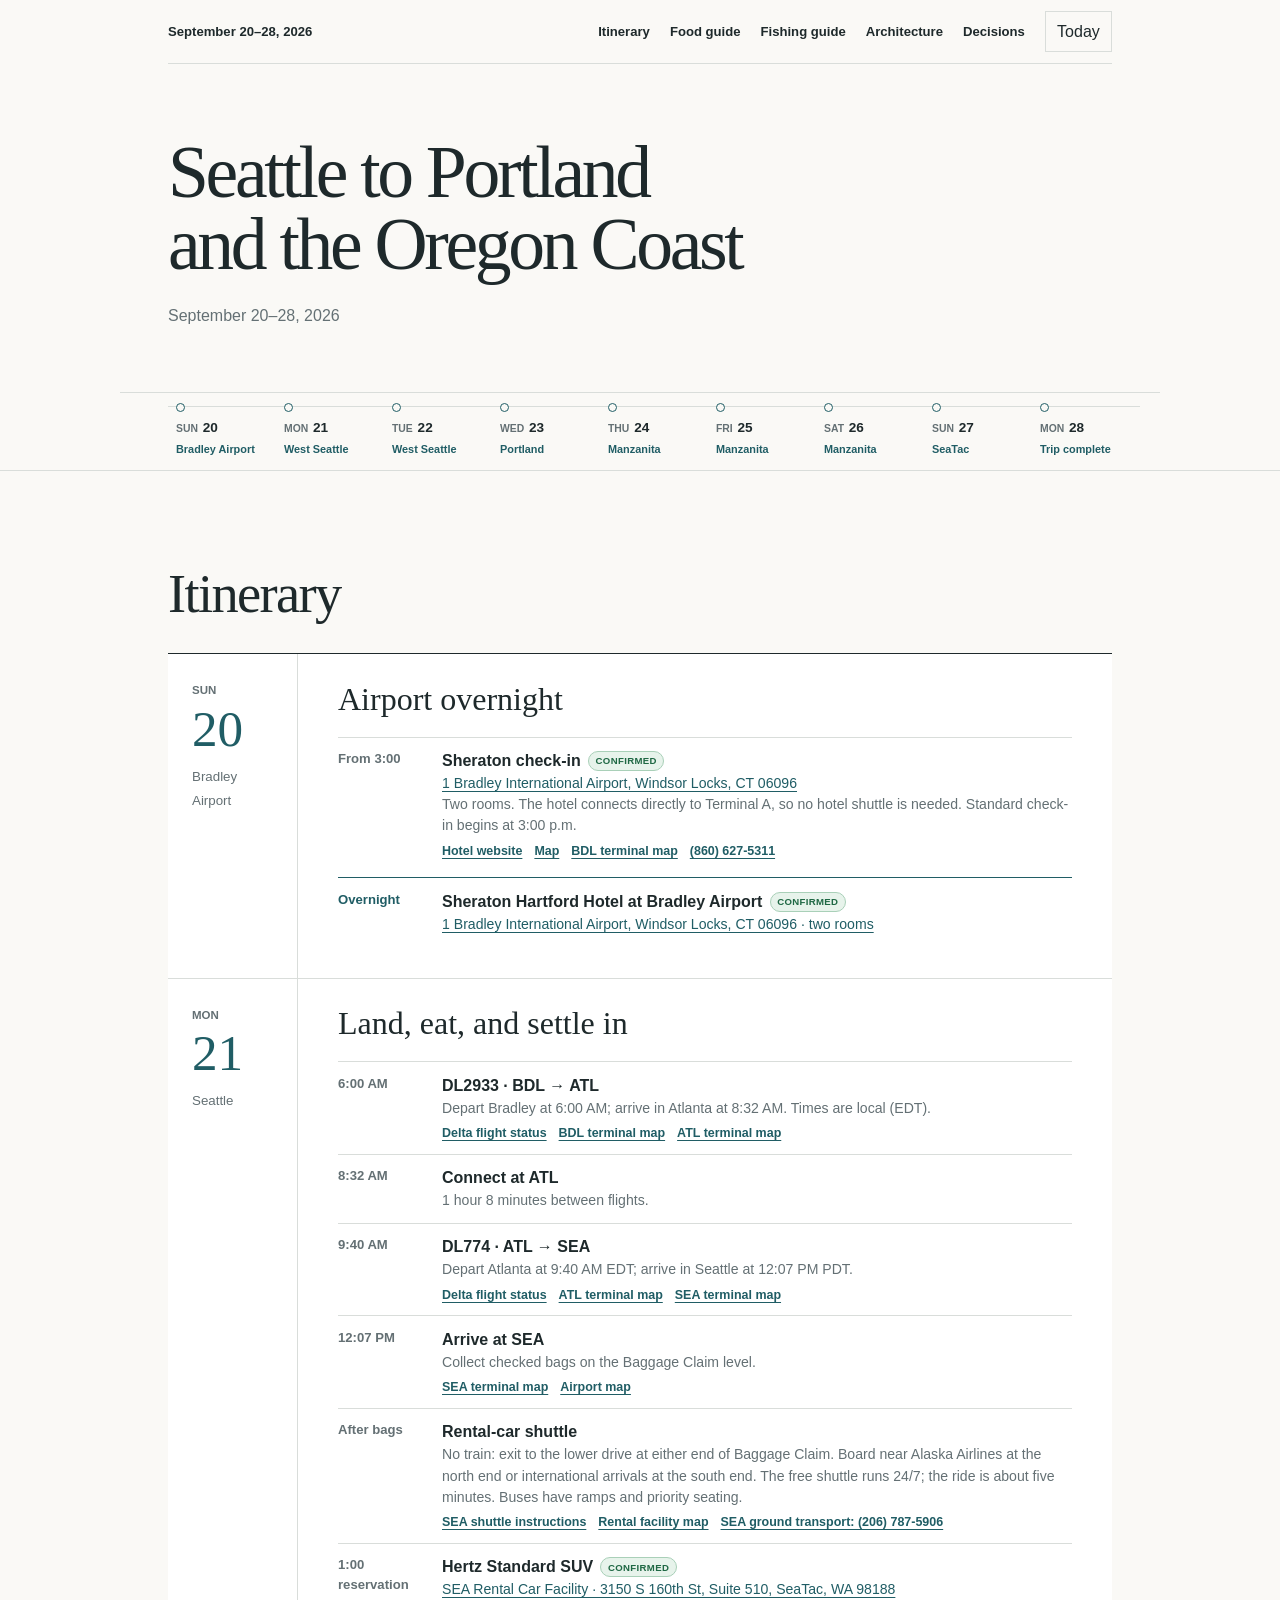
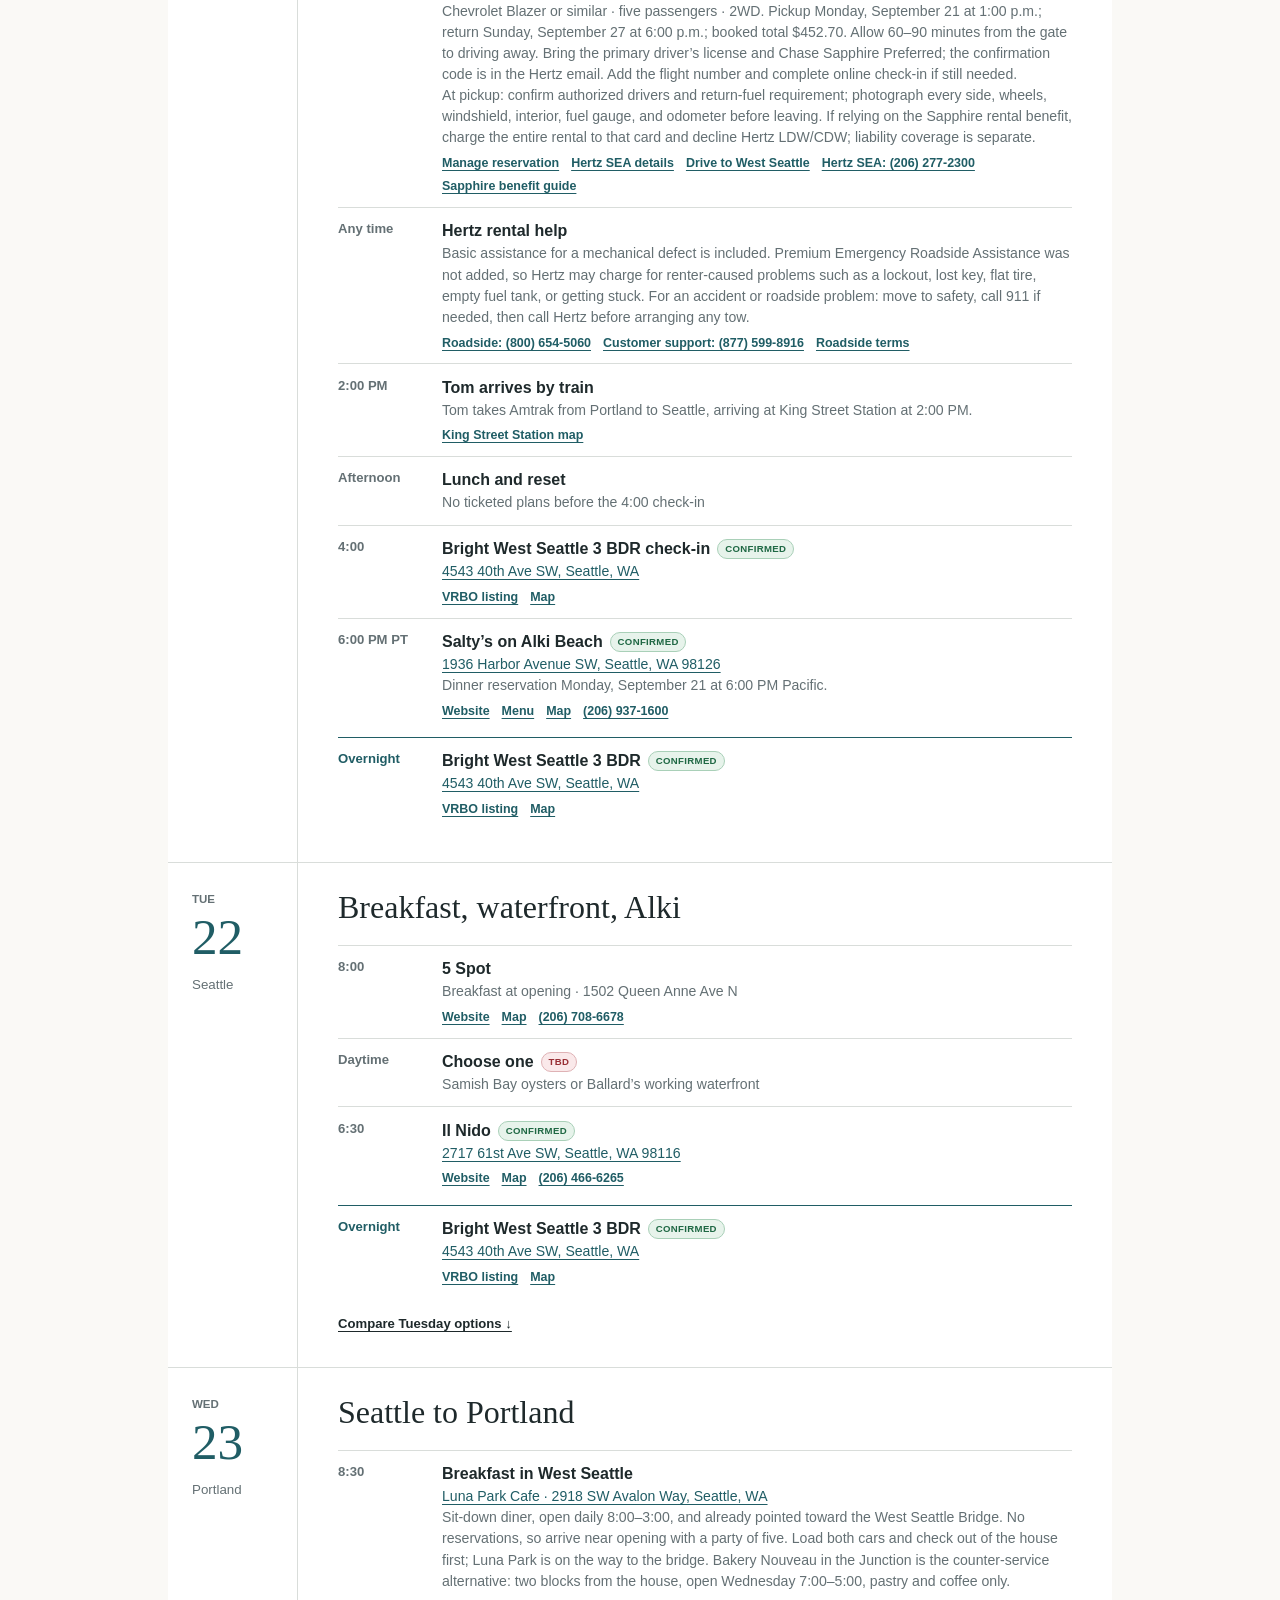
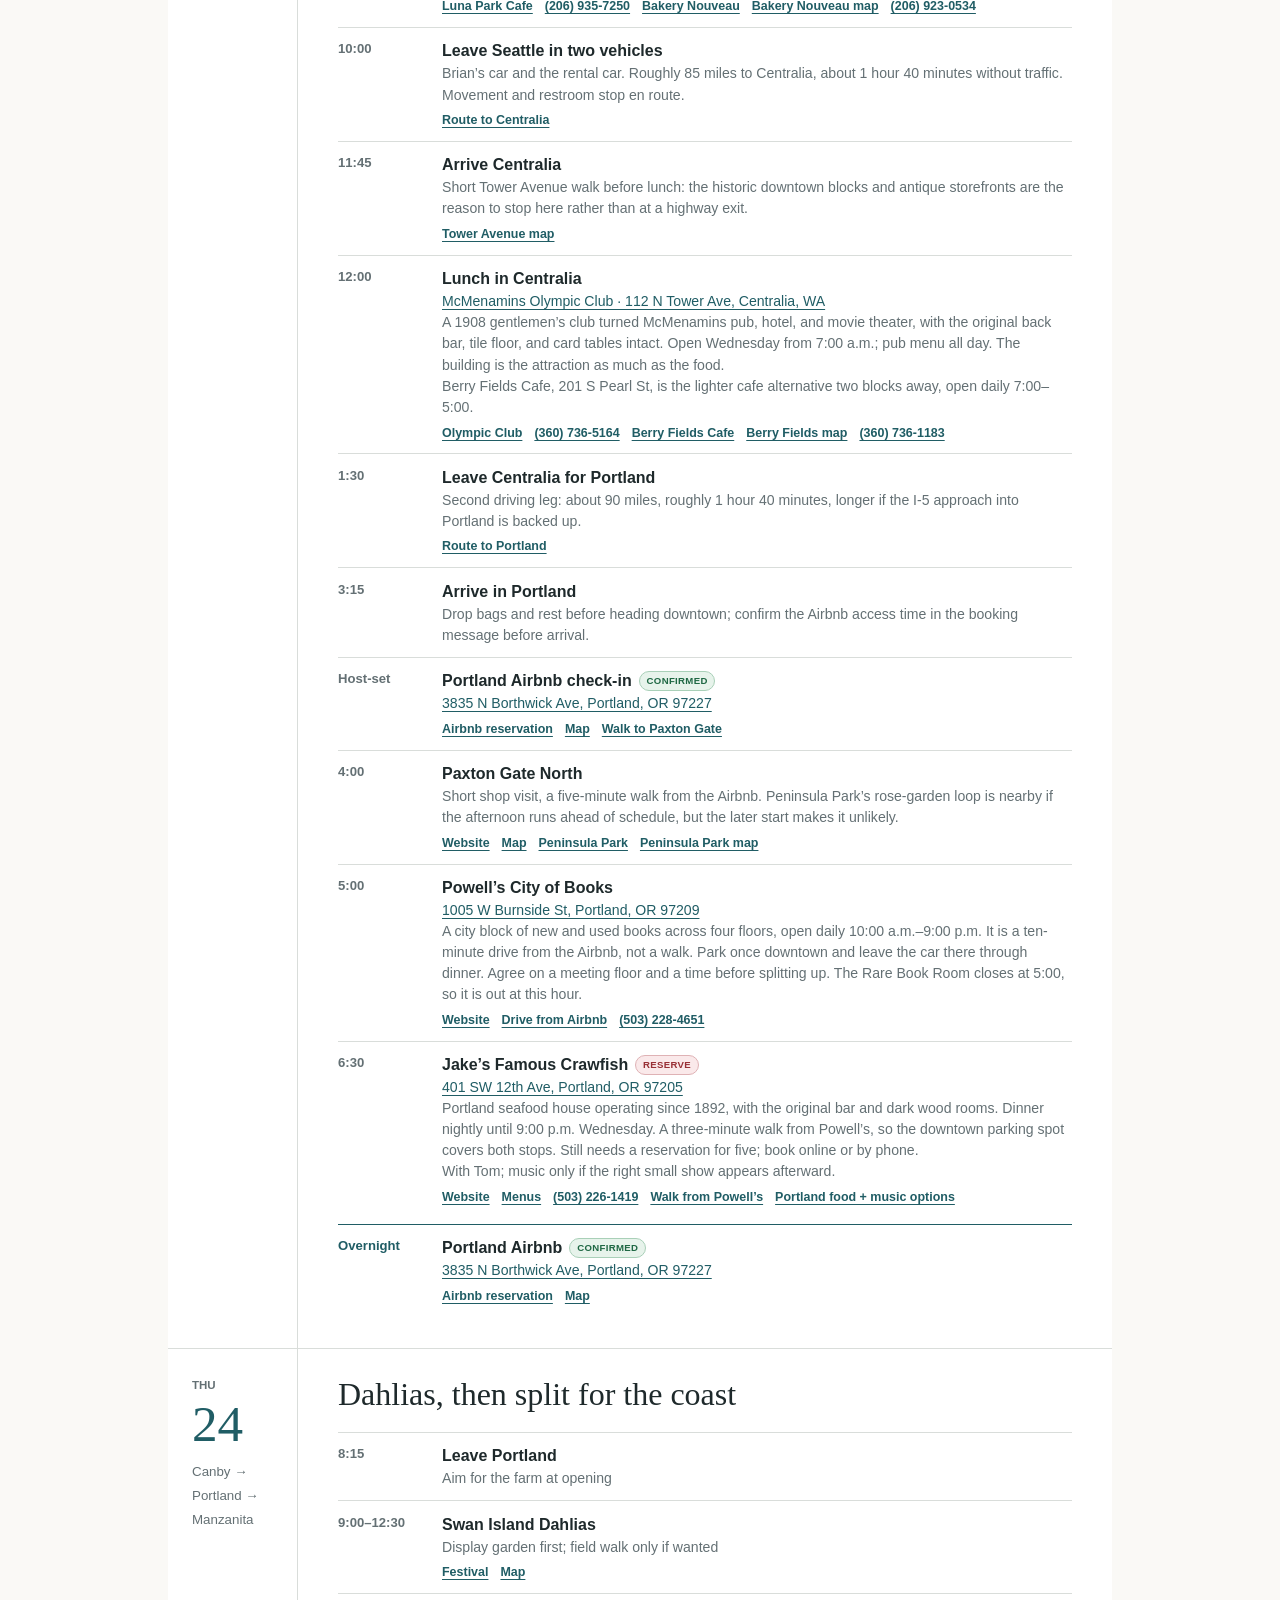
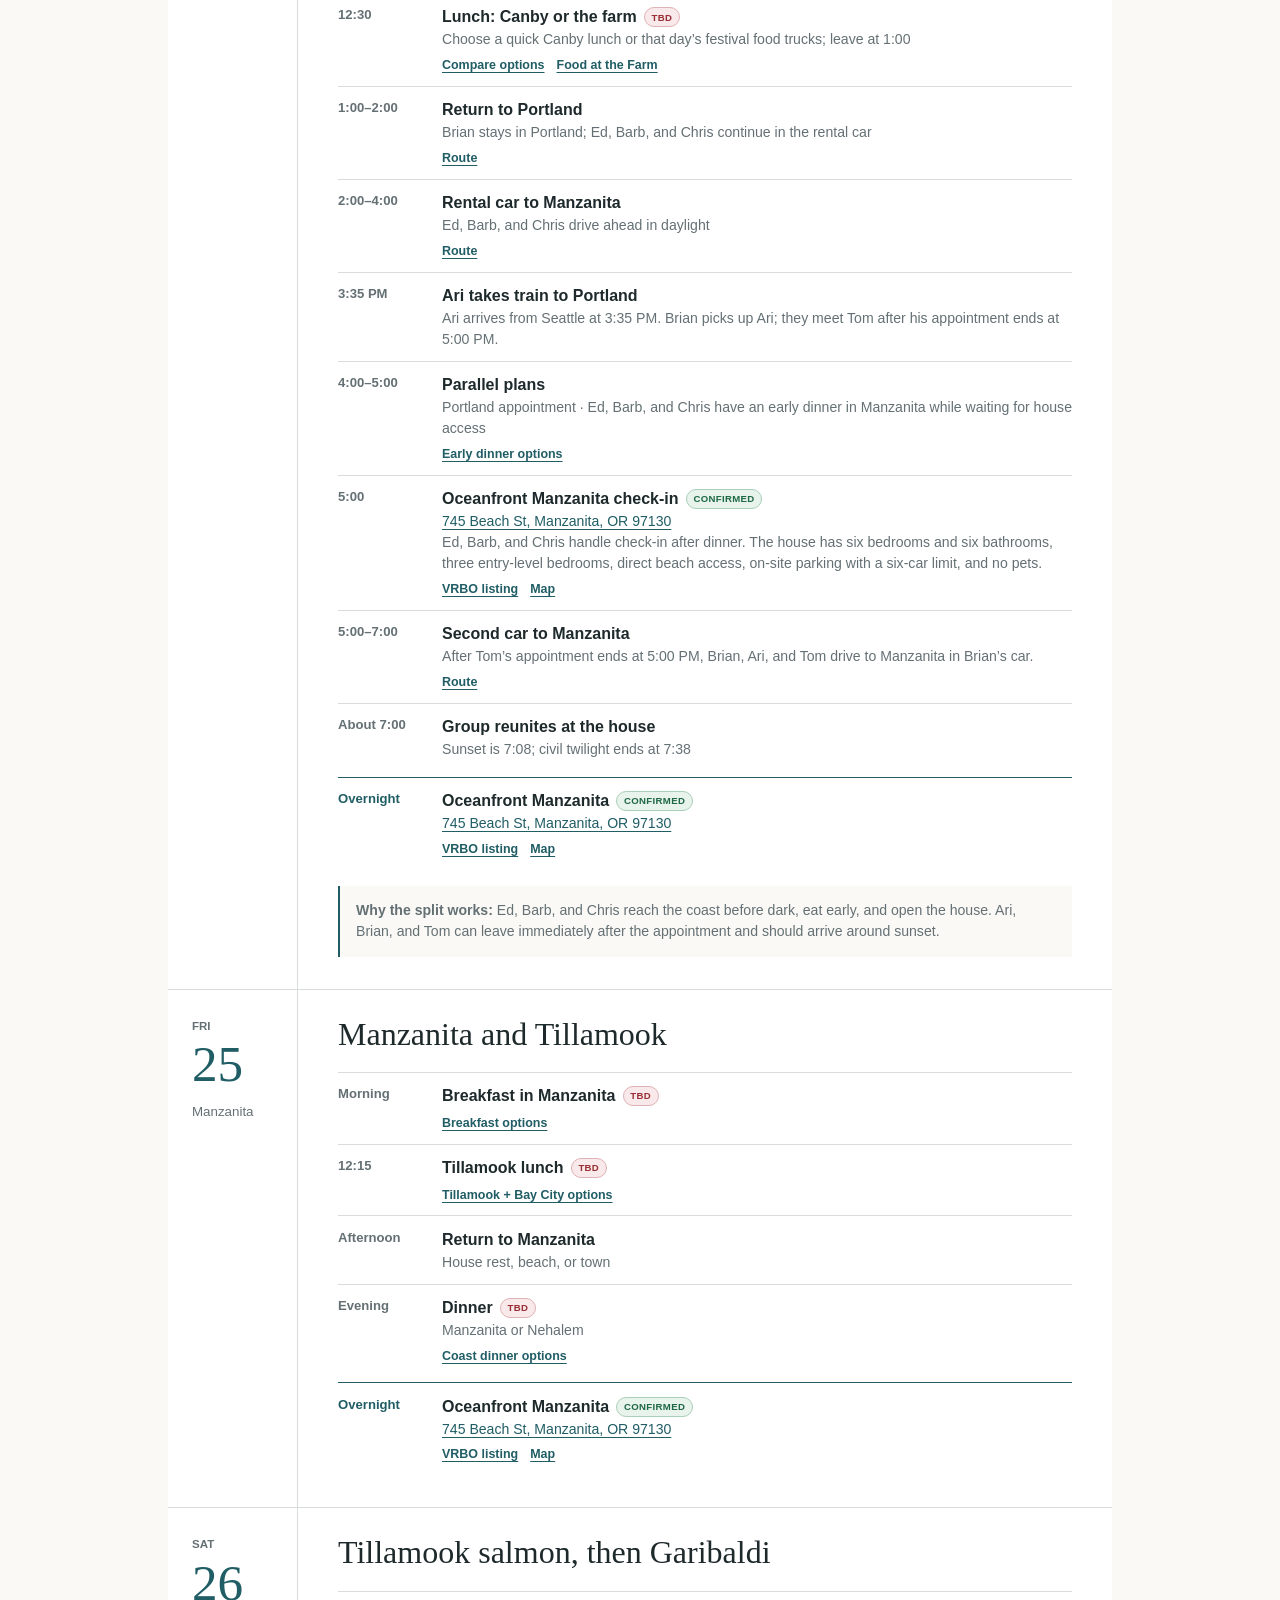
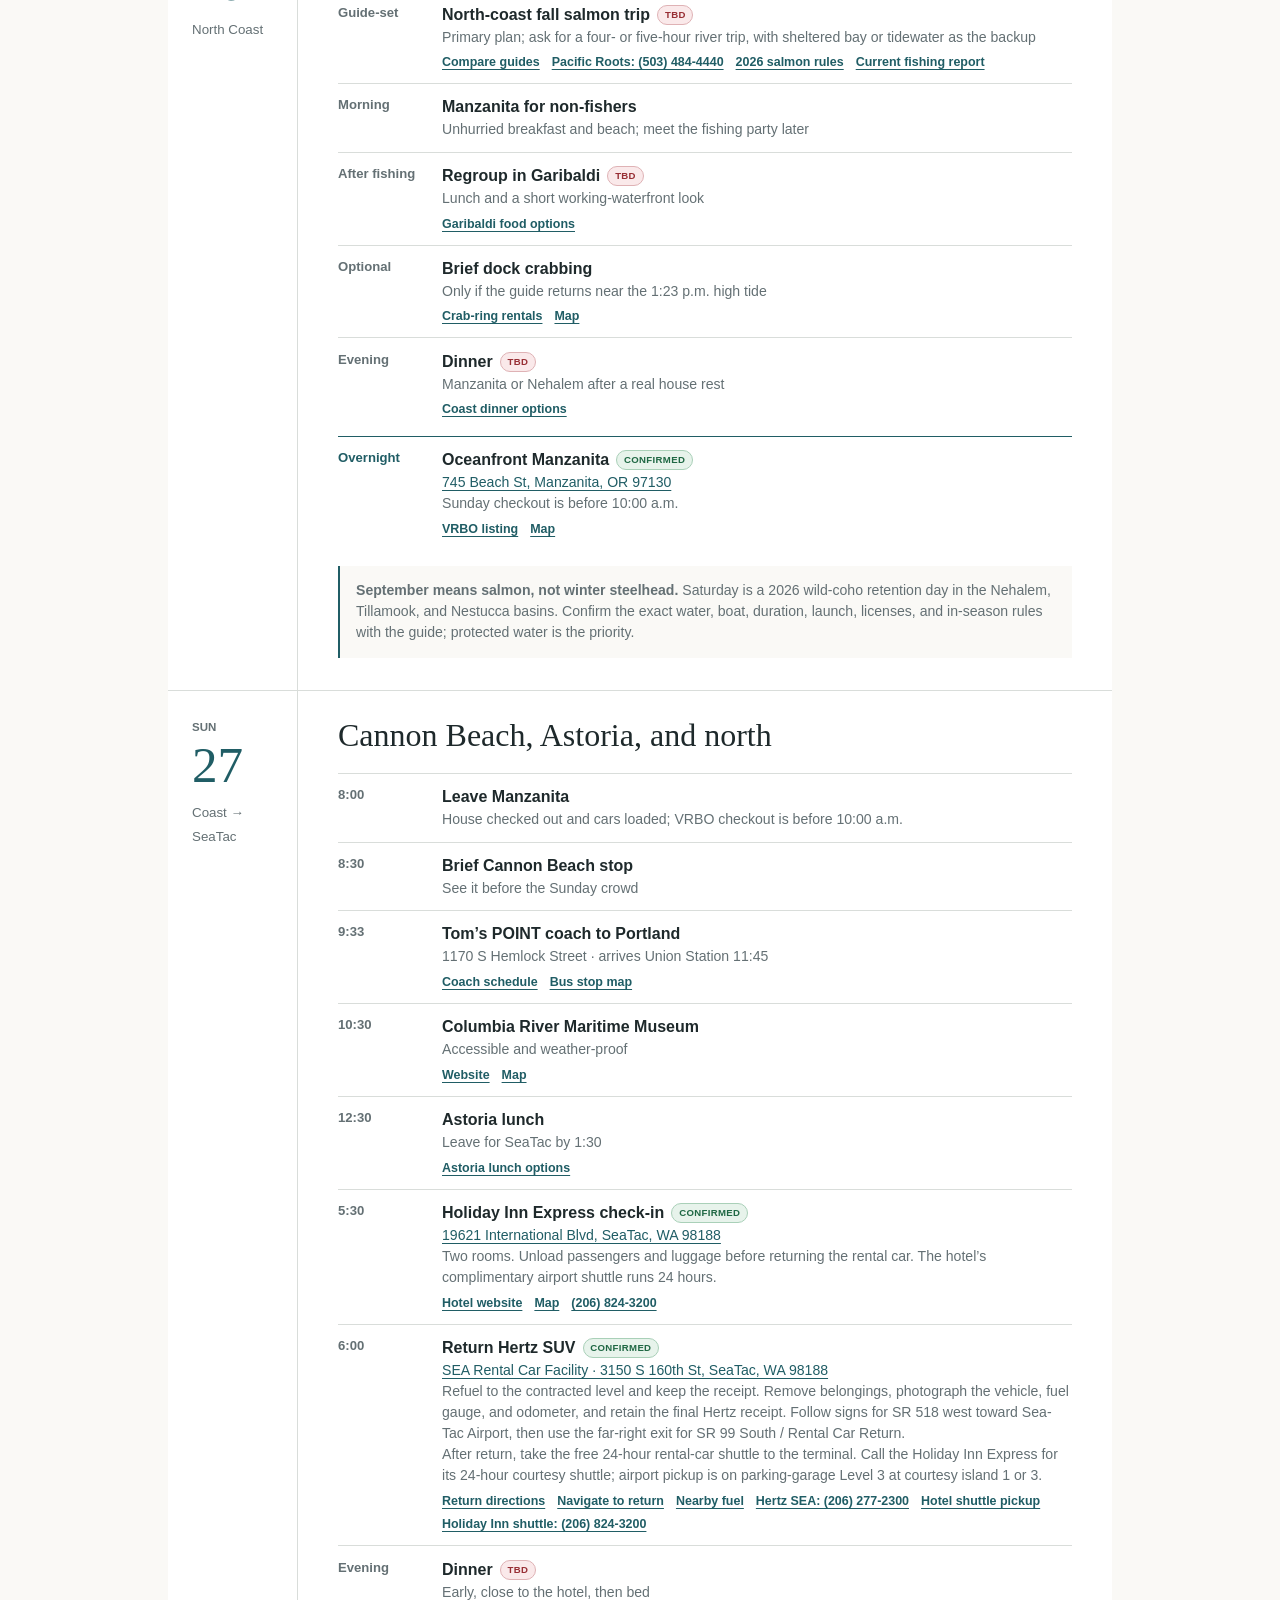
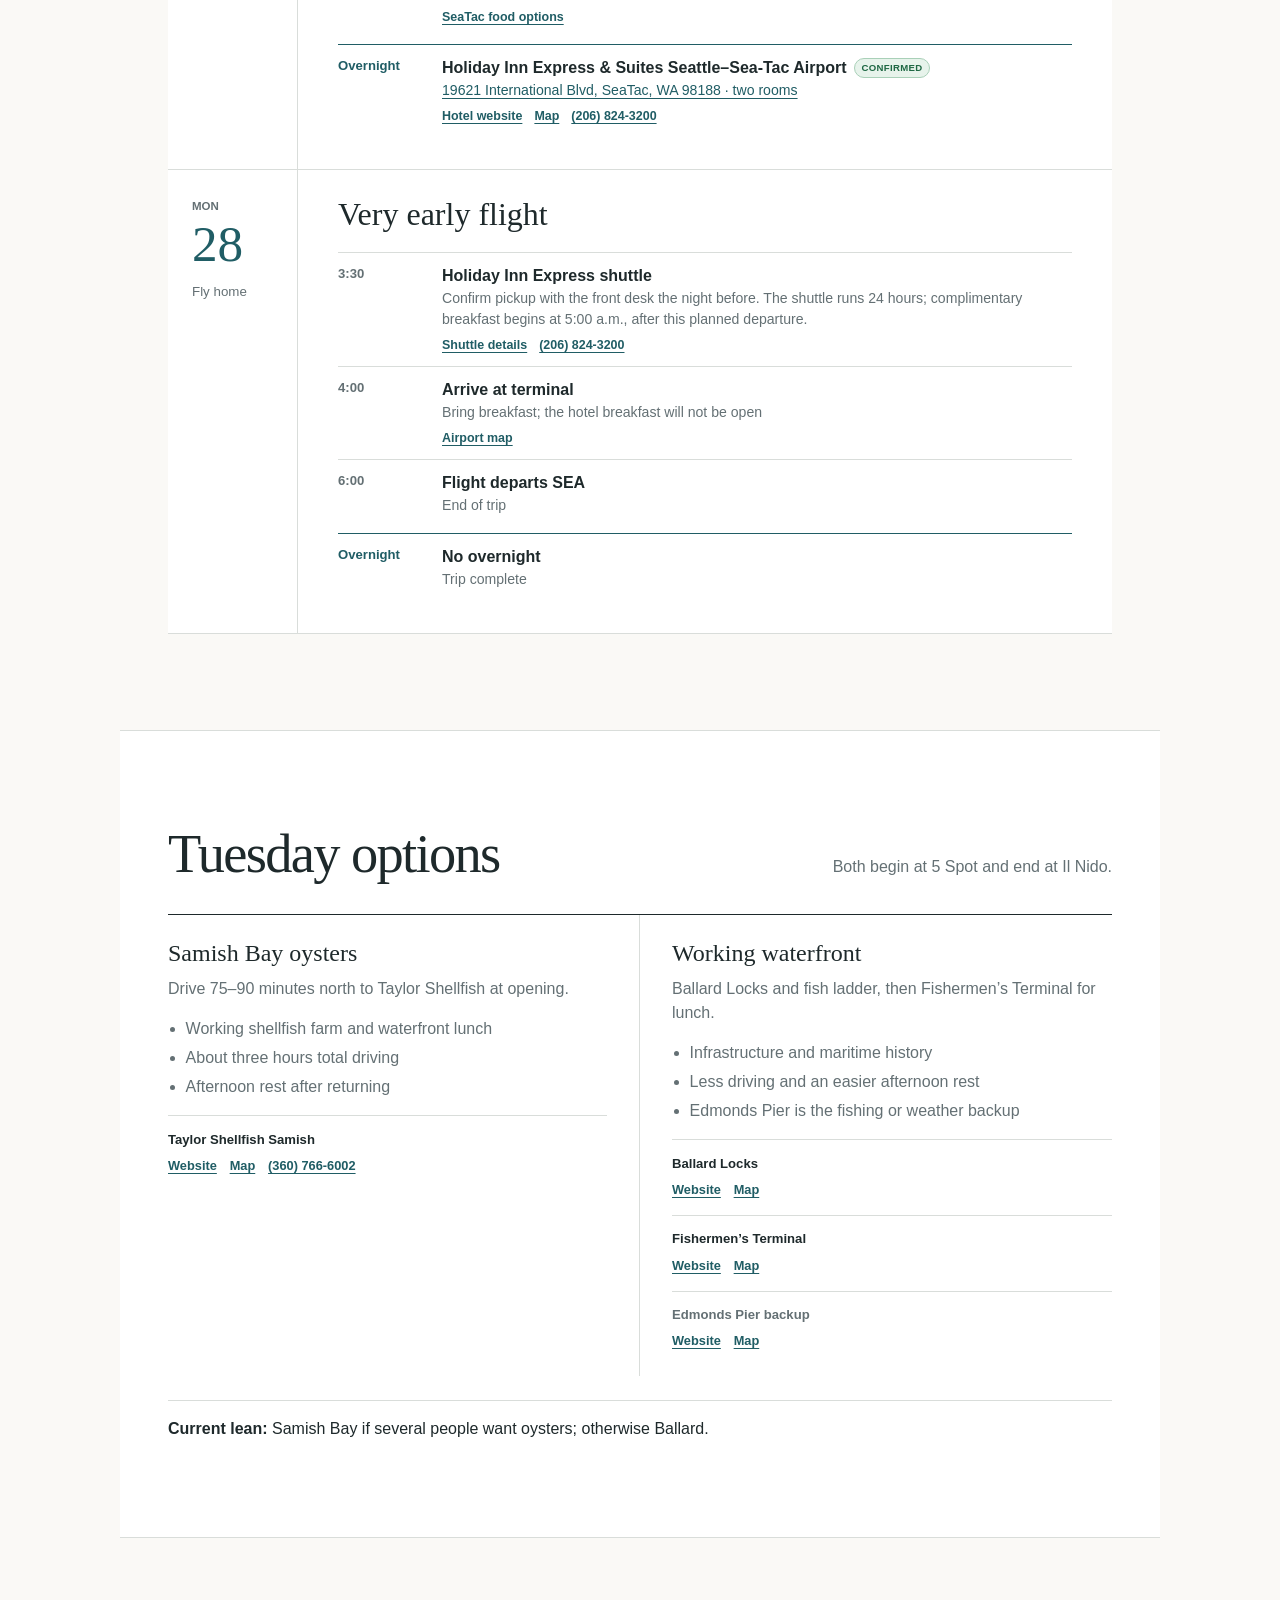
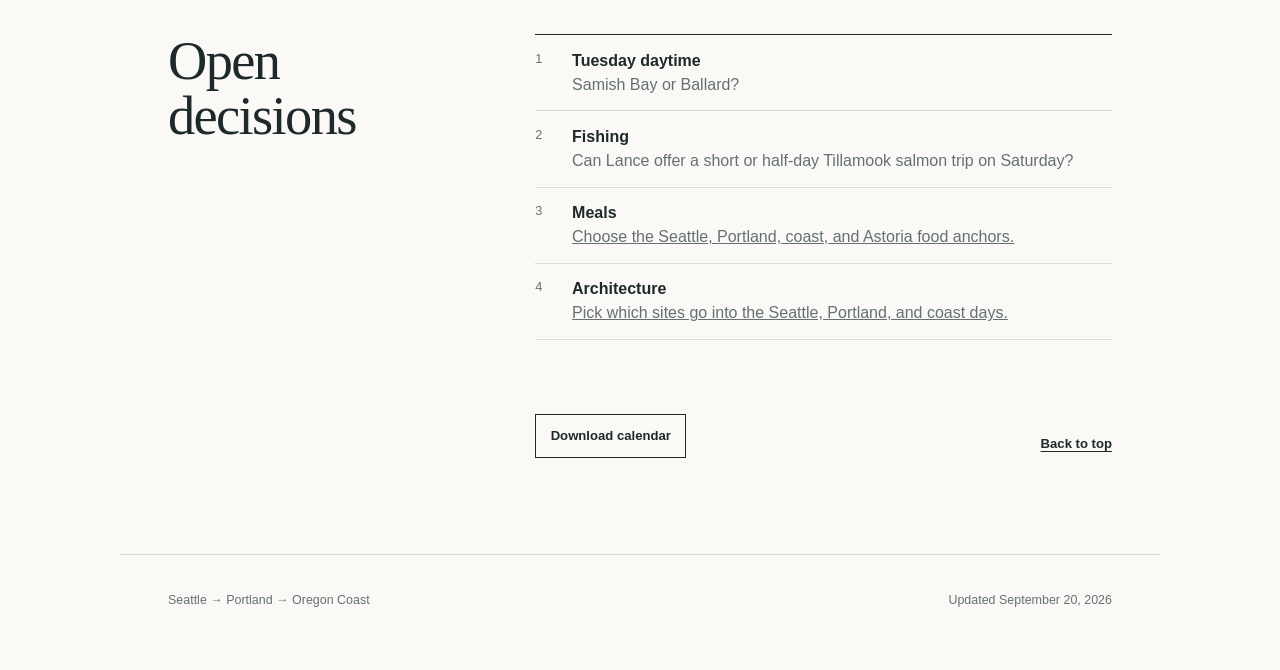
<file: index.html>
<!doctype html>
<html lang="en">
  <head>
    <meta charset="utf-8" />
    <meta name="viewport" content="width=device-width, initial-scale=1" />
    <meta name="theme-color" content="#173f43" />
    <meta name="robots" content="noindex, nofollow" />
    <meta
      name="description"
      content="A family itinerary for Bradley Airport, Seattle, Portland, and the Oregon Coast — September 20–28, 2026."
    />
    <title>Seattle → Portland → Coast · September 2026</title>
    <link rel="manifest" href="manifest.webmanifest" />
    <meta name="apple-mobile-web-app-capable" content="yes" />
    <meta name="apple-mobile-web-app-status-bar-style" content="black-translucent" />
    <link rel="stylesheet" href="styles.css?v=20260920-arch" />
    <script src="app.js?v=20260920-arch" defer></script>
  </head>
  <body>
    <a class="skip-link" href="#itinerary">Skip to itinerary</a>

    <header class="hero" id="top">
      <nav class="topbar" aria-label="Primary navigation">
        <a class="wordmark" href="#top" aria-label="Trip home">September 20–28, 2026</a>
        <div class="nav-links">
          <a href="#itinerary">Itinerary</a>
          <a class="food-nav-link" href="food.html" aria-label="Food guide"><span class="guide-label-full">Food guide</span><span class="guide-label-short">Food</span></a>
          <a class="fishing-nav-link" href="fishing.html" aria-label="Fishing guide"><span class="guide-label-full">Fishing guide</span><span class="guide-label-short">Fishing</span></a>
          <a class="arch-nav-link" href="architecture.html" aria-label="Architecture guide"><span class="guide-label-full">Architecture</span><span class="guide-label-short">Arch</span></a>
          <a href="#decisions">Decisions</a>
          <button class="today-button" id="today-button" type="button">Today</button>
        </div>
      </nav>

      <div class="hero-copy">
        <h1>Seattle to Portland<br />and the Oregon Coast</h1>
        <p class="countdown" id="countdown" aria-live="polite">September 20–28, 2026</p>
      </div>
    </header>

    <nav class="day-jump" aria-label="Jump to a day">
      <a href="#day-2026-09-20" aria-label="Sunday, September 20. Overnight: Bradley Airport."><span class="jump-date"><small>Sun</small><strong>20</strong></span><span class="jump-overnight">Bradley Airport</span></a>
      <a href="#day-2026-09-21" aria-label="Monday, September 21. Overnight: West Seattle."><span class="jump-date"><small>Mon</small><strong>21</strong></span><span class="jump-overnight">West Seattle</span></a>
      <a href="#day-2026-09-22" aria-label="Tuesday, September 22. Overnight: West Seattle."><span class="jump-date"><small>Tue</small><strong>22</strong></span><span class="jump-overnight">West Seattle</span></a>
      <a href="#day-2026-09-23" aria-label="Wednesday, September 23. Overnight: Portland."><span class="jump-date"><small>Wed</small><strong>23</strong></span><span class="jump-overnight">Portland</span></a>
      <a href="#day-2026-09-24" aria-label="Thursday, September 24. Overnight: Manzanita."><span class="jump-date"><small>Thu</small><strong>24</strong></span><span class="jump-overnight">Manzanita</span></a>
      <a href="#day-2026-09-25" aria-label="Friday, September 25. Overnight: Manzanita."><span class="jump-date"><small>Fri</small><strong>25</strong></span><span class="jump-overnight">Manzanita</span></a>
      <a href="#day-2026-09-26" aria-label="Saturday, September 26. Overnight: Manzanita."><span class="jump-date"><small>Sat</small><strong>26</strong></span><span class="jump-overnight">Manzanita</span></a>
      <a href="#day-2026-09-27" aria-label="Sunday, September 27. Overnight: SeaTac."><span class="jump-date"><small>Sun</small><strong>27</strong></span><span class="jump-overnight">SeaTac</span></a>
      <a href="#day-2026-09-28" aria-label="Monday, September 28. Trip complete; no overnight."><span class="jump-date"><small>Mon</small><strong>28</strong></span><span class="jump-overnight">Trip complete</span></a>
    </nav>

    <main>
      <section class="section" id="itinerary" aria-labelledby="itinerary-title">
        <div class="section-heading">
          <h2 id="itinerary-title">Itinerary</h2>
        </div>

        <div class="day-grid">
          <article class="day-card" id="day-2026-09-20" data-date="2026-09-20">
            <div class="day-date"><span>Sun</span><strong>20</strong><small>Bradley Airport</small></div>
            <div class="day-content">
              <h3>Airport overnight</h3>
              <div class="timeline">
                <div><time>From 3:00</time><p><strong>Sheraton check-in <span class="status-chip status-confirmed">Confirmed</span></strong><a class="agenda-address" href="https://www.google.com/maps/search/?api=1&amp;query=Sheraton+Hartford+Hotel+at+Bradley+Airport+1+Bradley+International+Airport+Windsor+Locks+CT+06096" target="_blank" rel="noreferrer">1 Bradley International Airport, Windsor Locks, CT 06096</a><span>Two rooms. The hotel connects directly to Terminal A, so no hotel shuttle is needed. Standard check-in begins at 3:00 p.m.</span><span class="timeline-links"><a class="resource-link website" href="https://www.marriott.com/en-us/hotels/bdlsi-sheraton-hartford-hotel-at-bradley-airport/overview/" target="_blank" rel="noreferrer">Hotel website</a><a class="resource-link map" href="https://www.google.com/maps/search/?api=1&amp;query=Sheraton+Hartford+Hotel+at+Bradley+Airport+1+Bradley+International+Airport+Windsor+Locks+CT+06096" target="_blank" rel="noreferrer">Map</a><a class="resource-link website" href="https://bradleyairport.com/directions-parking/terminal-maps/" target="_blank" rel="noreferrer">BDL terminal map</a><a class="resource-link phone" href="tel:+18606275311">(860) 627-5311</a></span></p></div>
                <div class="overnight-row"><time>Overnight</time><p><strong>Sheraton Hartford Hotel at Bradley Airport <span class="status-chip status-confirmed">Confirmed</span></strong><a class="overnight-address" href="https://www.google.com/maps/search/?api=1&amp;query=Sheraton+Hartford+Hotel+at+Bradley+Airport+1+Bradley+International+Airport+Windsor+Locks+CT+06096" target="_blank" rel="noreferrer">1 Bradley International Airport, Windsor Locks, CT 06096 · two rooms</a></p></div>
              </div>
            </div>
          </article>

          <article class="day-card" id="day-2026-09-21" data-date="2026-09-21">
            <div class="day-date"><span>Mon</span><strong>21</strong><small>Seattle</small></div>
            <div class="day-content">
              <h3>Land, eat, and settle in</h3>
              <div class="timeline">
                <div><time>6:00 AM</time><p><strong>DL2933 · BDL → ATL</strong><span>Depart Bradley at 6:00 AM; arrive in Atlanta at 8:32 AM. Times are local (EDT).</span><span class="timeline-links"><a class="resource-link website" href="https://www.delta.com/flightstatus/" target="_blank" rel="noreferrer">Delta flight status</a><a class="resource-link map" href="https://bradleyairport.com/directions-parking/terminal-maps/" target="_blank" rel="noreferrer">BDL terminal map</a><a class="resource-link map" href="https://www.atl.com/maps/" target="_blank" rel="noreferrer">ATL terminal map</a></span></p></div>
                <div><time>8:32 AM</time><p><strong>Connect at ATL</strong><span>1 hour 8 minutes between flights.</span></p></div>
                <div><time>9:40 AM</time><p><strong>DL774 · ATL → SEA</strong><span>Depart Atlanta at 9:40 AM EDT; arrive in Seattle at 12:07 PM PDT.</span><span class="timeline-links"><a class="resource-link website" href="https://www.delta.com/flightstatus/" target="_blank" rel="noreferrer">Delta flight status</a><a class="resource-link map" href="https://www.atl.com/maps/" target="_blank" rel="noreferrer">ATL terminal map</a><a class="resource-link map" href="https://www.portseattle.org/file-documents/airport-terminal-map" target="_blank" rel="noreferrer">SEA terminal map</a></span></p></div>
                <div><time>12:07 PM</time><p><strong>Arrive at SEA</strong><span>Collect checked bags on the Baggage Claim level.</span><span class="timeline-links"><a class="resource-link map" href="https://www.portseattle.org/file-documents/airport-terminal-map" target="_blank" rel="noreferrer">SEA terminal map</a><a class="resource-link map" href="https://www.google.com/maps/search/?api=1&amp;query=Seattle-Tacoma+International+Airport" target="_blank" rel="noreferrer">Airport map</a></span></p></div>
                <div><time>After bags</time><p><strong>Rental-car shuttle</strong><span>No train: exit to the lower drive at either end of Baggage Claim. Board near Alaska Airlines at the north end or international arrivals at the south end. The free shuttle runs 24/7; the ride is about five minutes. Buses have ramps and priority seating.</span><span class="timeline-links"><a class="resource-link website" href="https://www.portseattle.org/sea/ground-transportation/rental-car" target="_blank" rel="noreferrer">SEA shuttle instructions</a><a class="resource-link map" href="https://www.google.com/maps/search/?api=1&amp;query=SEA+Airport+Rental+Car+Facility+3150+S+160th+St+SeaTac+WA+98188" target="_blank" rel="noreferrer">Rental facility map</a><a class="resource-link phone" href="tel:+12067875906">SEA ground transport: (206) 787-5906</a></span></p></div>
                <div><time>1:00 reservation</time><p><strong>Hertz Standard SUV <span class="status-chip status-confirmed">Confirmed</span></strong><a class="agenda-address" href="https://www.google.com/maps/search/?api=1&amp;query=Hertz+SEA+3150+S+160th+St+Suite+510+SeaTac+WA+98188" target="_blank" rel="noreferrer">SEA Rental Car Facility · 3150 S 160th St, Suite 510, SeaTac, WA 98188</a><span>Chevrolet Blazer or similar · five passengers · 2WD. Pickup Monday, September 21 at 1:00 p.m.; return Sunday, September 27 at 6:00 p.m.; booked total $452.70. Allow 60–90 minutes from the gate to driving away. Bring the primary driver’s license and Chase Sapphire Preferred; the confirmation code is in the Hertz email. Add the flight number and complete online check-in if still needed.</span><span>At pickup: confirm authorized drivers and return-fuel requirement; photograph every side, wheels, windshield, interior, fuel gauge, and odometer before leaving. If relying on the Sapphire rental benefit, charge the entire rental to that card and decline Hertz LDW/CDW; liability coverage is separate.</span><span class="timeline-links"><a class="resource-link website" href="https://www.hertz.com/us/en/reservation/lookup" target="_blank" rel="noreferrer">Manage reservation</a><a class="resource-link website" href="https://www.hertz.com/us/en/location/unitedstates/washington/seatac/seat11" target="_blank" rel="noreferrer">Hertz SEA details</a><a class="resource-link map" href="https://www.google.com/maps/dir/?api=1&amp;origin=SEA+Airport+Rental+Car+Facility+3150+S+160th+St+SeaTac+WA+98188&amp;destination=4543+40th+Ave+SW+Seattle+WA&amp;travelmode=driving" target="_blank" rel="noreferrer">Drive to West Seattle</a><a class="resource-link phone" href="tel:+12062772300">Hertz SEA: (206) 277-2300</a><a class="resource-link website" href="https://www.chasebenefits.com/K113-012/pdf/BGC11599.pdf" target="_blank" rel="noreferrer">Sapphire benefit guide</a></span></p></div>
                <div><time>Any time</time><p><strong>Hertz rental help</strong><span>Basic assistance for a mechanical defect is included. Premium Emergency Roadside Assistance was not added, so Hertz may charge for renter-caused problems such as a lockout, lost key, flat tire, empty fuel tank, or getting stuck. For an accident or roadside problem: move to safety, call 911 if needed, then call Hertz before arranging any tow.</span><span class="timeline-links"><a class="resource-link phone" href="tel:+18006545060">Roadside: (800) 654-5060</a><a class="resource-link phone" href="tel:+18775998916">Customer support: (877) 599-8916</a><a class="resource-link website" href="https://www.hertz.com/us/en/products-and-services/value-added-services/united-states/premium-emergency-roadside-assistance" target="_blank" rel="noreferrer">Roadside terms</a></span></p></div>
                <div><time>2:00 PM</time><p><strong>Tom arrives by train</strong><span>Tom takes Amtrak from Portland to Seattle, arriving at King Street Station at 2:00 PM.</span><span class="timeline-links"><a class="resource-link map" href="https://www.google.com/maps/search/?api=1&amp;query=King+Street+Station+Seattle+WA" target="_blank" rel="noreferrer">King Street Station map</a></span></p></div>
                <div><time>Afternoon</time><p><strong>Lunch and reset</strong><span>No ticketed plans before the 4:00 check-in</span></p></div>
                <div><time>4:00</time><p><strong>Bright West Seattle 3 BDR check-in <span class="status-chip status-confirmed">Confirmed</span></strong><a class="agenda-address" href="https://www.google.com/maps/search/?api=1&amp;query=4543+40th+Ave+SW+Seattle+WA" target="_blank" rel="noreferrer">4543 40th Ave SW, Seattle, WA</a><span class="timeline-links"><a class="resource-link website" href="https://www.vrbo.com/5130391?chkin=2026-09-21&amp;chkout=2026-09-23&amp;adults=4" target="_blank" rel="noreferrer">VRBO listing</a><a class="resource-link map" href="https://www.google.com/maps/search/?api=1&amp;query=4543+40th+Ave+SW+Seattle+WA" target="_blank" rel="noreferrer">Map</a></span></p></div>
                <div><time>6:00 PM PT</time><p><strong>Salty’s on Alki Beach <span class="status-chip status-confirmed">Confirmed</span></strong><a class="agenda-address" href="https://www.google.com/maps/search/?api=1&amp;query=Saltys+on+Alki+Beach+1936+Harbor+Avenue+SW+Seattle+WA+98126" target="_blank" rel="noreferrer">1936 Harbor Avenue SW, Seattle, WA 98126</a><span>Dinner reservation Monday, September 21 at 6:00 PM Pacific.</span><span class="timeline-links"><a class="resource-link website" href="https://saltys.com/seattle/" target="_blank" rel="noreferrer">Website</a><a class="resource-link website" href="https://saltys.com/seattle/#menu" target="_blank" rel="noreferrer">Menu</a><a class="resource-link map" href="https://www.google.com/maps/search/?api=1&amp;query=Saltys+on+Alki+Beach+1936+Harbor+Avenue+SW+Seattle+WA+98126" target="_blank" rel="noreferrer">Map</a><a class="resource-link phone" href="tel:+12069371600">(206) 937-1600</a></span></p></div>
                <div class="overnight-row"><time>Overnight</time><p><strong>Bright West Seattle 3 BDR <span class="status-chip status-confirmed">Confirmed</span></strong><a class="overnight-address" href="https://www.google.com/maps/search/?api=1&amp;query=4543+40th+Ave+SW+Seattle+WA" target="_blank" rel="noreferrer">4543 40th Ave SW, Seattle, WA</a><span class="timeline-links"><a class="resource-link website" href="https://www.vrbo.com/5130391?chkin=2026-09-21&amp;chkout=2026-09-23&amp;adults=4" target="_blank" rel="noreferrer">VRBO listing</a><a class="resource-link map" href="https://www.google.com/maps/search/?api=1&amp;query=4543+40th+Ave+SW+Seattle+WA" target="_blank" rel="noreferrer">Map</a></span></p></div>
              </div>
            </div>
          </article>

          <article class="day-card" id="day-2026-09-22" data-date="2026-09-22">
            <div class="day-date"><span>Tue</span><strong>22</strong><small>Seattle</small></div>
            <div class="day-content">
              <h3>Breakfast, waterfront, Alki</h3>
              <div class="timeline">
                <div><time>8:00</time><p><strong>5 Spot</strong><span>Breakfast at opening · 1502 Queen Anne Ave N</span><span class="timeline-links"><a class="resource-link website" href="https://5spotseattle.com/" target="_blank" rel="noreferrer">Website</a><a class="resource-link map" href="https://www.google.com/maps/search/?api=1&amp;query=5+Spot+1502+Queen+Anne+Ave+N+Seattle+WA" target="_blank" rel="noreferrer">Map</a><a class="resource-link phone" href="tel:+12067086678">(206) 708-6678</a></span></p></div>
                <div><time>Daytime</time><p><strong>Choose one <span class="status-chip status-tbd">TBD</span></strong><span>Samish Bay oysters or Ballard’s working waterfront</span></p></div>
                <div><time>6:30</time><p><strong>Il Nido <span class="status-chip status-confirmed">Confirmed</span></strong><a class="agenda-address" href="https://www.google.com/maps/search/?api=1&amp;query=Il+Nido+2717+61st+Ave+SW+Seattle+WA+98116" target="_blank" rel="noreferrer">2717 61st Ave SW, Seattle, WA 98116</a><span class="timeline-links"><a class="resource-link website" href="https://ilnidoseattle.com/" target="_blank" rel="noreferrer">Website</a><a class="resource-link map" href="https://www.google.com/maps/search/?api=1&amp;query=Il+Nido+2717+61st+Ave+SW+Seattle+WA" target="_blank" rel="noreferrer">Map</a><a class="resource-link phone" href="tel:+12064666265">(206) 466-6265</a></span></p></div>
                <div class="overnight-row"><time>Overnight</time><p><strong>Bright West Seattle 3 BDR <span class="status-chip status-confirmed">Confirmed</span></strong><a class="overnight-address" href="https://www.google.com/maps/search/?api=1&amp;query=4543+40th+Ave+SW+Seattle+WA" target="_blank" rel="noreferrer">4543 40th Ave SW, Seattle, WA</a><span class="timeline-links"><a class="resource-link website" href="https://www.vrbo.com/5130391?chkin=2026-09-21&amp;chkout=2026-09-23&amp;adults=4" target="_blank" rel="noreferrer">VRBO listing</a><a class="resource-link map" href="https://www.google.com/maps/search/?api=1&amp;query=4543+40th+Ave+SW+Seattle+WA" target="_blank" rel="noreferrer">Map</a></span></p></div>
              </div>
              <a class="jump-link" href="#tuesday-choice">Compare Tuesday options ↓</a>
            </div>
          </article>

          <article class="day-card" id="day-2026-09-23" data-date="2026-09-23">
            <div class="day-date"><span>Wed</span><strong>23</strong><small>Portland</small></div>
            <div class="day-content">
              <h3>Seattle to Portland</h3>
              <div class="timeline">
                <div><time>8:30</time><p><strong>Breakfast in West Seattle</strong><a class="agenda-address" href="https://www.google.com/maps/search/?api=1&amp;query=Luna+Park+Cafe+2918+SW+Avalon+Way+Seattle+WA" target="_blank" rel="noreferrer">Luna Park Cafe · 2918 SW Avalon Way, Seattle, WA</a><span>Sit-down diner, open daily 8:00&#8211;3:00, and already pointed toward the West Seattle Bridge. No reservations, so arrive near opening with a party of five. Load both cars and check out of the house first; Luna Park is on the way to the bridge. Bakery Nouveau in the Junction is the counter-service alternative: two blocks from the house, open Wednesday 7:00&#8211;5:00, pastry and coffee only.</span><span class="timeline-links"><a class="resource-link website" href="https://lunaparkcafe.com/" target="_blank" rel="noreferrer">Luna Park Cafe</a><a class="resource-link phone" href="tel:+12069357250">(206) 935-7250</a><a class="resource-link website" href="https://bakerynouveau.com/" target="_blank" rel="noreferrer">Bakery Nouveau</a><a class="resource-link map" href="https://www.google.com/maps/search/?api=1&amp;query=Bakery+Nouveau+4737+California+Ave+SW+Seattle+WA" target="_blank" rel="noreferrer">Bakery Nouveau map</a><a class="resource-link phone" href="tel:+12069230534">(206) 923-0534</a></span></p></div>
                <div><time>10:00</time><p><strong>Leave Seattle in two vehicles</strong><span>Brian&#8217;s car and the rental car. Roughly 85 miles to Centralia, about 1 hour 40 minutes without traffic. Movement and restroom stop en route.</span><span class="timeline-links"><a class="resource-link map" href="https://www.google.com/maps/dir/?api=1&amp;origin=2918+SW+Avalon+Way+Seattle+WA&amp;destination=112+N+Tower+Ave+Centralia+WA&amp;travelmode=driving" target="_blank" rel="noreferrer">Route to Centralia</a></span></p></div>
                <div><time>11:45</time><p><strong>Arrive Centralia</strong><span>Short Tower Avenue walk before lunch: the historic downtown blocks and antique storefronts are the reason to stop here rather than at a highway exit.</span><span class="timeline-links"><a class="resource-link map" href="https://www.google.com/maps/search/?api=1&amp;query=Tower+Ave+Centralia+WA" target="_blank" rel="noreferrer">Tower Avenue map</a></span></p></div>
                <div><time>12:00</time><p><strong>Lunch in Centralia</strong><a class="agenda-address" href="https://www.google.com/maps/search/?api=1&amp;query=McMenamins+Olympic+Club+112+N+Tower+Ave+Centralia+WA" target="_blank" rel="noreferrer">McMenamins Olympic Club · 112 N Tower Ave, Centralia, WA</a><span>A 1908 gentlemen&#8217;s club turned McMenamins pub, hotel, and movie theater, with the original back bar, tile floor, and card tables intact. Open Wednesday from 7:00 a.m.; pub menu all day. The building is the attraction as much as the food.</span><span>Berry Fields Cafe, 201 S Pearl St, is the lighter cafe alternative two blocks away, open daily 7:00&#8211;5:00.</span><span class="timeline-links"><a class="resource-link website" href="https://www.mcmenamins.com/olympic-club/olympic-club-pub" target="_blank" rel="noreferrer">Olympic Club</a><a class="resource-link phone" href="tel:+13607365164">(360) 736-5164</a><a class="resource-link website" href="https://berryfieldscafe.com/" target="_blank" rel="noreferrer">Berry Fields Cafe</a><a class="resource-link map" href="https://www.google.com/maps/search/?api=1&amp;query=Berry+Fields+Cafe+201+S+Pearl+St+Centralia+WA" target="_blank" rel="noreferrer">Berry Fields map</a><a class="resource-link phone" href="tel:+13607361183">(360) 736-1183</a></span></p></div>
                <div><time>1:30</time><p><strong>Leave Centralia for Portland</strong><span>Second driving leg: about 90 miles, roughly 1 hour 40 minutes, longer if the I-5 approach into Portland is backed up.</span><span class="timeline-links"><a class="resource-link map" href="https://www.google.com/maps/dir/?api=1&amp;origin=112+N+Tower+Ave+Centralia+WA&amp;destination=3835+N+Borthwick+Ave+Portland+OR+97227&amp;travelmode=driving" target="_blank" rel="noreferrer">Route to Portland</a></span></p></div>
                <div><time>3:15</time><p><strong>Arrive in Portland</strong><span>Drop bags and rest before heading downtown; confirm the Airbnb access time in the booking message before arrival.</span></p></div>
                <div><time>Host-set</time><p><strong>Portland Airbnb check-in <span class="status-chip status-confirmed">Confirmed</span></strong><a class="agenda-address" href="https://www.google.com/maps/search/?api=1&amp;query=3835+N+Borthwick+Ave+Portland+OR+97227" target="_blank" rel="noreferrer">3835 N Borthwick Ave, Portland, OR 97227</a><span class="timeline-links"><a class="resource-link website" href="https://www.airbnb.com/trips/v1" target="_blank" rel="noreferrer">Airbnb reservation</a><a class="resource-link map" href="https://www.google.com/maps/search/?api=1&amp;query=3835+N+Borthwick+Ave+Portland+OR+97227" target="_blank" rel="noreferrer">Map</a><a class="resource-link map" href="https://www.google.com/maps/dir/?api=1&amp;origin=3835+N+Borthwick+Ave+Portland+OR+97227&amp;destination=Paxton+Gate+4204+N+Mississippi+Ave+Portland+OR+97217&amp;travelmode=walking" target="_blank" rel="noreferrer">Walk to Paxton Gate</a></span></p></div>
                <div><time>4:00</time><p><strong>Paxton Gate North</strong><span>Short shop visit, a five-minute walk from the Airbnb. Peninsula Park&#8217;s rose-garden loop is nearby if the afternoon runs ahead of schedule, but the later start makes it unlikely.</span><span class="timeline-links"><a class="resource-link website" href="https://paxtongate.com/pages/hours-locations" target="_blank" rel="noreferrer">Website</a><a class="resource-link map" href="https://www.google.com/maps/search/?api=1&amp;query=Paxton+Gate+4204+N+Mississippi+Ave+Portland+OR" target="_blank" rel="noreferrer">Map</a><a class="resource-link website" href="https://www.portland.gov/parks/peninsula-park" target="_blank" rel="noreferrer">Peninsula Park</a><a class="resource-link map" href="https://www.google.com/maps/search/?api=1&amp;query=Peninsula+Park+700+N+Rosa+Parks+Way+Portland+OR" target="_blank" rel="noreferrer">Peninsula Park map</a></span></p></div>
                <div><time>5:00</time><p><strong>Powell&#8217;s City of Books</strong><a class="agenda-address" href="https://www.google.com/maps/search/?api=1&amp;query=Powells+City+of+Books+1005+W+Burnside+St+Portland+OR+97209" target="_blank" rel="noreferrer">1005 W Burnside St, Portland, OR 97209</a><span>A city block of new and used books across four floors, open daily 10:00 a.m.&#8211;9:00 p.m. It is a ten-minute drive from the Airbnb, not a walk. Park once downtown and leave the car there through dinner. Agree on a meeting floor and a time before splitting up. The Rare Book Room closes at 5:00, so it is out at this hour.</span><span class="timeline-links"><a class="resource-link website" href="https://www.powells.com/bookstore/powells-city-of-books" target="_blank" rel="noreferrer">Website</a><a class="resource-link map" href="https://www.google.com/maps/dir/?api=1&amp;origin=3835+N+Borthwick+Ave+Portland+OR+97227&amp;destination=Powells+City+of+Books+1005+W+Burnside+St+Portland+OR&amp;travelmode=driving" target="_blank" rel="noreferrer">Drive from Airbnb</a><a class="resource-link phone" href="tel:+15032284651">(503) 228-4651</a></span></p></div>
                <div><time>6:30</time><p><strong>Jake&#8217;s Famous Crawfish <span class="status-chip status-tbd">Reserve</span></strong><a class="agenda-address" href="https://www.google.com/maps/search/?api=1&amp;query=Jakes+Famous+Crawfish+401+SW+12th+Ave+Portland+OR+97205" target="_blank" rel="noreferrer">401 SW 12th Ave, Portland, OR 97205</a><span>Portland seafood house operating since 1892, with the original bar and dark wood rooms. Dinner nightly until 9:00 p.m. Wednesday. A three-minute walk from Powell&#8217;s, so the downtown parking spot covers both stops. Still needs a reservation for five; book online or by phone.</span><span>With Tom; music only if the right small show appears afterward.</span><span class="timeline-links"><a class="resource-link website" href="https://www.jakesfamous.com/location/jakes-famous-crawfish/" target="_blank" rel="noreferrer">Website</a><a class="resource-link website" href="https://www.jakesfamous.com/menus/" target="_blank" rel="noreferrer">Menus</a><a class="resource-link phone" href="tel:+15032261419">(503) 226-1419</a><a class="resource-link map" href="https://www.google.com/maps/dir/?api=1&amp;origin=Powells+City+of+Books+1005+W+Burnside+St+Portland+OR&amp;destination=Jakes+Famous+Crawfish+401+SW+12th+Ave+Portland+OR&amp;travelmode=walking" target="_blank" rel="noreferrer">Walk from Powell&#8217;s</a><a class="resource-link website" href="food.html#portland">Portland food + music options</a></span></p></div>
                <div class="overnight-row"><time>Overnight</time><p><strong>Portland Airbnb <span class="status-chip status-confirmed">Confirmed</span></strong><a class="overnight-address" href="https://www.google.com/maps/search/?api=1&amp;query=3835+N+Borthwick+Ave+Portland+OR+97227" target="_blank" rel="noreferrer">3835 N Borthwick Ave, Portland, OR 97227</a><span class="timeline-links"><a class="resource-link website" href="https://www.airbnb.com/trips/v1" target="_blank" rel="noreferrer">Airbnb reservation</a><a class="resource-link map" href="https://www.google.com/maps/search/?api=1&amp;query=3835+N+Borthwick+Ave+Portland+OR+97227" target="_blank" rel="noreferrer">Map</a></span></p></div>
              </div>
            </div>
          </article>

          <article class="day-card" id="day-2026-09-24" data-date="2026-09-24">
            <div class="day-date"><span>Thu</span><strong>24</strong><small>Canby → Portland → Manzanita</small></div>
            <div class="day-content">
              <h3>Dahlias, then split for the coast</h3>
              <div class="timeline">
                <div><time>8:15</time><p><strong>Leave Portland</strong><span>Aim for the farm at opening</span></p></div>
                <div><time>9:00–12:30</time><p><strong>Swan Island Dahlias</strong><span>Display garden first; field walk only if wanted</span><span class="timeline-links"><a class="resource-link website" href="https://dahlias.com/pages/annual-dahlia-festival-1" target="_blank" rel="noreferrer">Festival</a><a class="resource-link map" href="https://www.google.com/maps/search/?api=1&amp;query=Swan+Island+Dahlias+995+NW+22nd+Ave+Canby+OR" target="_blank" rel="noreferrer">Map</a></span></p></div>
                <div><time>12:30</time><p><strong>Lunch: Canby or the farm <span class="status-chip status-tbd">TBD</span></strong><span>Choose a quick Canby lunch or that day’s festival food trucks; leave at 1:00</span><span class="timeline-links"><a class="resource-link website" href="food.html#canby">Compare options</a><a class="resource-link website" href="https://dahlias.com/pages/food-at-the-farm-2" target="_blank" rel="noreferrer">Food at the Farm</a></span></p></div>
                <div><time>1:00–2:00</time><p><strong>Return to Portland</strong><span>Brian stays in Portland; Ed, Barb, and Chris continue in the rental car</span><span class="timeline-links"><a class="resource-link map" href="https://www.google.com/maps/dir/?api=1&amp;origin=Swan+Island+Dahlias+Canby+OR&amp;destination=Portland+OR&amp;travelmode=driving" target="_blank" rel="noreferrer">Route</a></span></p></div>
                <div><time>2:00–4:00</time><p><strong>Rental car to Manzanita</strong><span>Ed, Barb, and Chris drive ahead in daylight</span><span class="timeline-links"><a class="resource-link map" href="https://www.google.com/maps/dir/?api=1&amp;origin=Portland+OR&amp;destination=Manzanita+OR&amp;travelmode=driving" target="_blank" rel="noreferrer">Route</a></span></p></div>
                <div><time>3:35 PM</time><p><strong>Ari takes train to Portland</strong><span>Ari arrives from Seattle at 3:35 PM. Brian picks up Ari; they meet Tom after his appointment ends at 5:00 PM.</span></p></div>
                <div><time>4:00–5:00</time><p><strong>Parallel plans</strong><span>Portland appointment · Ed, Barb, and Chris have an early dinner in Manzanita while waiting for house access</span><span class="timeline-links"><a class="resource-link website" href="food.html#coast">Early dinner options</a></span></p></div>
                <div><time>5:00</time><p><strong>Oceanfront Manzanita check-in <span class="status-chip status-confirmed">Confirmed</span></strong><a class="agenda-address" href="https://www.google.com/maps/search/?api=1&amp;query=745+Beach+St+Manzanita+OR+97130" target="_blank" rel="noreferrer">745 Beach St, Manzanita, OR 97130</a><span>Ed, Barb, and Chris handle check-in after dinner. The house has six bedrooms and six bathrooms, three entry-level bedrooms, direct beach access, on-site parking with a six-car limit, and no pets.</span><span class="timeline-links"><a class="resource-link website" href="https://www.vrbo.com/3063868?chkin=2026-09-24&amp;chkout=2026-09-27" target="_blank" rel="noreferrer">VRBO listing</a><a class="resource-link map" href="https://www.google.com/maps/search/?api=1&amp;query=745+Beach+St+Manzanita+OR+97130" target="_blank" rel="noreferrer">Map</a></span></p></div>
                <div><time>5:00–7:00</time><p><strong>Second car to Manzanita</strong><span>After Tom’s appointment ends at 5:00 PM, Brian, Ari, and Tom drive to Manzanita in Brian’s car.</span><span class="timeline-links"><a class="resource-link map" href="https://www.google.com/maps/dir/?api=1&amp;origin=Portland+OR&amp;destination=745+Beach+St+Manzanita+OR+97130&amp;travelmode=driving" target="_blank" rel="noreferrer">Route</a></span></p></div>
                <div><time>About 7:00</time><p><strong>Group reunites at the house</strong><span>Sunset is 7:08; civil twilight ends at 7:38</span></p></div>
                <div class="overnight-row"><time>Overnight</time><p><strong>Oceanfront Manzanita <span class="status-chip status-confirmed">Confirmed</span></strong><a class="overnight-address" href="https://www.google.com/maps/search/?api=1&amp;query=745+Beach+St+Manzanita+OR+97130" target="_blank" rel="noreferrer">745 Beach St, Manzanita, OR 97130</a><span class="timeline-links"><a class="resource-link website" href="https://www.vrbo.com/3063868?chkin=2026-09-24&amp;chkout=2026-09-27" target="_blank" rel="noreferrer">VRBO listing</a><a class="resource-link map" href="https://www.google.com/maps/search/?api=1&amp;query=745+Beach+St+Manzanita+OR+97130" target="_blank" rel="noreferrer">Map</a></span></p></div>
              </div>
              <aside class="note"><strong>Why the split works:</strong> Ed, Barb, and Chris reach the coast before dark, eat early, and open the house. Ari, Brian, and Tom can leave immediately after the appointment and should arrive around sunset.</aside>
            </div>
          </article>

          <article class="day-card" id="day-2026-09-25" data-date="2026-09-25">
            <div class="day-date"><span>Fri</span><strong>25</strong><small>Manzanita</small></div>
            <div class="day-content">
              <h3>Manzanita and Tillamook</h3>
              <div class="timeline">
                <div><time>Morning</time><p><strong>Breakfast in Manzanita <span class="status-chip status-tbd">TBD</span></strong><span class="timeline-links"><a class="resource-link website" href="food.html#coast">Breakfast options</a></span></p></div>
                <div><time>12:15</time><p><strong>Tillamook lunch <span class="status-chip status-tbd">TBD</span></strong><span class="timeline-links"><a class="resource-link website" href="food.html#tillamook">Tillamook + Bay City options</a></span></p></div>
                <div><time>Afternoon</time><p><strong>Return to Manzanita</strong><span>House rest, beach, or town</span></p></div>
                <div><time>Evening</time><p><strong>Dinner <span class="status-chip status-tbd">TBD</span></strong><span>Manzanita or Nehalem</span><span class="timeline-links"><a class="resource-link website" href="food.html#coast">Coast dinner options</a></span></p></div>
                <div class="overnight-row"><time>Overnight</time><p><strong>Oceanfront Manzanita <span class="status-chip status-confirmed">Confirmed</span></strong><a class="overnight-address" href="https://www.google.com/maps/search/?api=1&amp;query=745+Beach+St+Manzanita+OR+97130" target="_blank" rel="noreferrer">745 Beach St, Manzanita, OR 97130</a><span class="timeline-links"><a class="resource-link website" href="https://www.vrbo.com/3063868?chkin=2026-09-24&amp;chkout=2026-09-27" target="_blank" rel="noreferrer">VRBO listing</a><a class="resource-link map" href="https://www.google.com/maps/search/?api=1&amp;query=745+Beach+St+Manzanita+OR+97130" target="_blank" rel="noreferrer">Map</a></span></p></div>
              </div>
            </div>
          </article>

          <article class="day-card" id="day-2026-09-26" data-date="2026-09-26">
            <div class="day-date"><span>Sat</span><strong>26</strong><small>North Coast</small></div>
            <div class="day-content">
              <h3>Tillamook salmon, then Garibaldi</h3>
              <div class="timeline">
                <div><time>Guide-set</time><p><strong>North-coast fall salmon trip <span class="status-chip status-tbd">TBD</span></strong><span>Primary plan; ask for a four- or five-hour river trip, with sheltered bay or tidewater as the backup</span><span class="timeline-links"><a class="resource-link website" href="fishing.html#shortlist">Compare guides</a><a class="resource-link phone" href="tel:+15034844440">Pacific Roots: (503) 484-4440</a><a class="resource-link website" href="https://myodfw.com/articles/fall-coastal-salmon-management" target="_blank" rel="noreferrer">2026 salmon rules</a><a class="resource-link website" href="https://myodfw.com/recreation-report/fishing-report/northwest-zone" target="_blank" rel="noreferrer">Current fishing report</a></span></p></div>
                <div><time>Morning</time><p><strong>Manzanita for non-fishers</strong><span>Unhurried breakfast and beach; meet the fishing party later</span></p></div>
                <div><time>After fishing</time><p><strong>Regroup in Garibaldi <span class="status-chip status-tbd">TBD</span></strong><span>Lunch and a short working-waterfront look</span><span class="timeline-links"><a class="resource-link website" href="food.html#tillamook">Garibaldi food options</a></span></p></div>
                <div><time>Optional</time><p><strong>Brief dock crabbing</strong><span>Only if the guide returns near the 1:23 p.m. high tide</span><span class="timeline-links"><a class="resource-link website" href="https://www.garibaldimarina.com/boatrentals.html" target="_blank" rel="noreferrer">Crab-ring rentals</a><a class="resource-link map" href="https://www.google.com/maps/search/?api=1&amp;query=Garibaldi+Boat+Basin+Oregon" target="_blank" rel="noreferrer">Map</a></span></p></div>
                <div><time>Evening</time><p><strong>Dinner <span class="status-chip status-tbd">TBD</span></strong><span>Manzanita or Nehalem after a real house rest</span><span class="timeline-links"><a class="resource-link website" href="food.html#coast">Coast dinner options</a></span></p></div>
                <div class="overnight-row"><time>Overnight</time><p><strong>Oceanfront Manzanita <span class="status-chip status-confirmed">Confirmed</span></strong><a class="overnight-address" href="https://www.google.com/maps/search/?api=1&amp;query=745+Beach+St+Manzanita+OR+97130" target="_blank" rel="noreferrer">745 Beach St, Manzanita, OR 97130</a><span>Sunday checkout is before 10:00 a.m.</span><span class="timeline-links"><a class="resource-link website" href="https://www.vrbo.com/3063868?chkin=2026-09-24&amp;chkout=2026-09-27" target="_blank" rel="noreferrer">VRBO listing</a><a class="resource-link map" href="https://www.google.com/maps/search/?api=1&amp;query=745+Beach+St+Manzanita+OR+97130" target="_blank" rel="noreferrer">Map</a></span></p></div>
              </div>
              <aside class="note"><strong>September means salmon, not winter steelhead.</strong> Saturday is a 2026 wild-coho retention day in the Nehalem, Tillamook, and Nestucca basins. Confirm the exact water, boat, duration, launch, licenses, and in-season rules with the guide; protected water is the priority.</aside>
            </div>
          </article>

          <article class="day-card" id="day-2026-09-27" data-date="2026-09-27">
            <div class="day-date"><span>Sun</span><strong>27</strong><small>Coast → SeaTac</small></div>
            <div class="day-content">
              <h3>Cannon Beach, Astoria, and north</h3>
              <div class="timeline">
                <div><time>8:00</time><p><strong>Leave Manzanita</strong><span>House checked out and cars loaded; VRBO checkout is before 10:00 a.m.</span></p></div>
                <div><time>8:30</time><p><strong>Brief Cannon Beach stop</strong><span>See it before the Sunday crowd</span></p></div>
                <div><time>9:33</time><p><strong>Tom’s POINT coach to Portland</strong><span>1170 S Hemlock Street · arrives Union Station 11:45</span><span class="timeline-links"><a class="resource-link website" href="https://www.oregon-point.com/routes" target="_blank" rel="noreferrer">Coach schedule</a><a class="resource-link map" href="https://www.google.com/maps/search/?api=1&amp;query=1170+S+Hemlock+Street+Cannon+Beach+OR" target="_blank" rel="noreferrer">Bus stop map</a></span></p></div>
                <div><time>10:30</time><p><strong>Columbia River Maritime Museum</strong><span>Accessible and weather-proof</span><span class="timeline-links"><a class="resource-link website" href="https://www.crmm.org/" target="_blank" rel="noreferrer">Website</a><a class="resource-link map" href="https://www.google.com/maps/search/?api=1&amp;query=Columbia+River+Maritime+Museum+Astoria+OR" target="_blank" rel="noreferrer">Map</a></span></p></div>
                <div><time>12:30</time><p><strong>Astoria lunch</strong><span>Leave for SeaTac by 1:30</span><span class="timeline-links"><a class="resource-link website" href="food.html#astoria">Astoria lunch options</a></span></p></div>
                <div><time>5:30</time><p><strong>Holiday Inn Express check-in <span class="status-chip status-confirmed">Confirmed</span></strong><a class="agenda-address" href="https://www.google.com/maps/search/?api=1&amp;query=Holiday+Inn+Express+and+Suites+Seattle+Sea-Tac+Airport+19621+International+Blvd+SeaTac+WA+98188" target="_blank" rel="noreferrer">19621 International Blvd, SeaTac, WA 98188</a><span>Two rooms. Unload passengers and luggage before returning the rental car. The hotel’s complimentary airport shuttle runs 24 hours.</span><span class="timeline-links"><a class="resource-link website" href="https://www.ihg.com/holidayinnexpress/hotels/us/en/seatac/seaib/hoteldetail" target="_blank" rel="noreferrer">Hotel website</a><a class="resource-link map" href="https://www.google.com/maps/search/?api=1&amp;query=Holiday+Inn+Express+and+Suites+Seattle+Sea-Tac+Airport+19621+International+Blvd+SeaTac+WA+98188" target="_blank" rel="noreferrer">Map</a><a class="resource-link phone" href="tel:+12068243200">(206) 824-3200</a></span></p></div>
                <div><time>6:00</time><p><strong>Return Hertz SUV <span class="status-chip status-confirmed">Confirmed</span></strong><a class="agenda-address" href="https://www.google.com/maps/search/?api=1&amp;query=Hertz+SEA+3150+S+160th+St+Suite+510+SeaTac+WA+98188" target="_blank" rel="noreferrer">SEA Rental Car Facility · 3150 S 160th St, SeaTac, WA 98188</a><span>Refuel to the contracted level and keep the receipt. Remove belongings, photograph the vehicle, fuel gauge, and odometer, and retain the final Hertz receipt. Follow signs for SR 518 west toward Sea-Tac Airport, then use the far-right exit for SR 99 South / Rental Car Return.</span><span>After return, take the free 24-hour rental-car shuttle to the terminal. Call the Holiday Inn Express for its 24-hour courtesy shuttle; airport pickup is on parking-garage Level 3 at courtesy island 1 or 3.</span><span class="timeline-links"><a class="resource-link website" href="https://www.portseattle.org/places/rental-car-facility" target="_blank" rel="noreferrer">Return directions</a><a class="resource-link map" href="https://www.google.com/maps/dir/?api=1&amp;destination=SEA+Airport+Rental+Car+Facility+3150+S+160th+St+SeaTac+WA+98188&amp;travelmode=driving" target="_blank" rel="noreferrer">Navigate to return</a><a class="resource-link map" href="https://www.google.com/maps/search/?api=1&amp;query=gas+station+near+SEA+Airport+Rental+Car+Facility+3150+S+160th+St+SeaTac+WA+98188" target="_blank" rel="noreferrer">Nearby fuel</a><a class="resource-link phone" href="tel:+12062772300">Hertz SEA: (206) 277-2300</a><a class="resource-link website" href="https://www.portseattle.org/page/hotel-and-site-courtesy-shuttles" target="_blank" rel="noreferrer">Hotel shuttle pickup</a><a class="resource-link phone" href="tel:+12068243200">Holiday Inn shuttle: (206) 824-3200</a></span></p></div>
                <div><time>Evening</time><p><strong>Dinner <span class="status-chip status-tbd">TBD</span></strong><span>Early, close to the hotel, then bed</span><span class="timeline-links"><a class="resource-link website" href="food.html#seatac">SeaTac food options</a></span></p></div>
                <div class="overnight-row"><time>Overnight</time><p><strong>Holiday Inn Express &amp; Suites Seattle–Sea-Tac Airport <span class="status-chip status-confirmed">Confirmed</span></strong><a class="overnight-address" href="https://www.google.com/maps/search/?api=1&amp;query=Holiday+Inn+Express+and+Suites+Seattle+Sea-Tac+Airport+19621+International+Blvd+SeaTac+WA+98188" target="_blank" rel="noreferrer">19621 International Blvd, SeaTac, WA 98188 · two rooms</a><span class="timeline-links"><a class="resource-link website" href="https://www.ihg.com/holidayinnexpress/hotels/us/en/seatac/seaib/hoteldetail" target="_blank" rel="noreferrer">Hotel website</a><a class="resource-link map" href="https://www.google.com/maps/search/?api=1&amp;query=Holiday+Inn+Express+and+Suites+Seattle+Sea-Tac+Airport+19621+International+Blvd+SeaTac+WA+98188" target="_blank" rel="noreferrer">Map</a><a class="resource-link phone" href="tel:+12068243200">(206) 824-3200</a></span></p></div>
              </div>
            </div>
          </article>

          <article class="day-card" id="day-2026-09-28" data-date="2026-09-28">
            <div class="day-date"><span>Mon</span><strong>28</strong><small>Fly home</small></div>
            <div class="day-content">
              <h3>Very early flight</h3>
              <div class="timeline">
                <div><time>3:30</time><p><strong>Holiday Inn Express shuttle</strong><span>Confirm pickup with the front desk the night before. The shuttle runs 24 hours; complimentary breakfast begins at 5:00 a.m., after this planned departure.</span><span class="timeline-links"><a class="resource-link website" href="https://www.ihg.com/holidayinnexpress/hotels/us/en/seatac/seaib/hoteldetail/directions" target="_blank" rel="noreferrer">Shuttle details</a><a class="resource-link phone" href="tel:+12068243200">(206) 824-3200</a></span></p></div>
                <div><time>4:00</time><p><strong>Arrive at terminal</strong><span>Bring breakfast; the hotel breakfast will not be open</span><span class="timeline-links"><a class="resource-link map" href="https://www.google.com/maps/search/?api=1&amp;query=Seattle-Tacoma+International+Airport" target="_blank" rel="noreferrer">Airport map</a></span></p></div>
                <div><time>6:00</time><p><strong>Flight departs SEA</strong><span>End of trip</span></p></div>
                <div class="overnight-row"><time>Overnight</time><p><strong>No overnight</strong><span>Trip complete</span></p></div>
              </div>
            </div>
          </article>
        </div>
      </section>

      <section class="section choices" id="tuesday-choice" aria-labelledby="tuesday-title">
        <div class="section-heading">
          <h2 id="tuesday-title">Tuesday options</h2>
          <p>Both begin at 5 Spot and end at Il Nido.</p>
        </div>
        <div class="choice-grid">
          <article class="choice-card">
            <h3>Samish Bay oysters</h3>
            <p>Drive 75–90 minutes north to Taylor Shellfish at opening.</p>
            <ul>
              <li>Working shellfish farm and waterfront lunch</li>
              <li>About three hours total driving</li>
              <li>Afternoon rest after returning</li>
            </ul>
            <div class="place-group">
              <strong>Taylor Shellfish Samish</strong>
              <div class="resource-links">
                <a class="resource-link website" href="https://www.taylorshellfishfarms.com/locations/samish-oyster-bar-and-shellfish-market" target="_blank" rel="noreferrer">Website</a>
                <a class="resource-link map" href="https://www.google.com/maps/search/?api=1&amp;query=Taylor+Shellfish+Samish+2182+Chuckanut+Drive+Bow+WA" target="_blank" rel="noreferrer">Map</a>
                <a class="resource-link phone" href="tel:+13607666002">(360) 766-6002</a>
              </div>
            </div>
          </article>
          <article class="choice-card">
            <h3>Working waterfront</h3>
            <p>Ballard Locks and fish ladder, then Fishermen’s Terminal for lunch.</p>
            <ul>
              <li>Infrastructure and maritime history</li>
              <li>Less driving and an easier afternoon rest</li>
              <li>Edmonds Pier is the fishing or weather backup</li>
            </ul>
            <div class="place-group">
              <strong>Ballard Locks</strong>
              <div class="resource-links">
                <a class="resource-link website" href="https://www.nws.usace.army.mil/Missions/Civil-Works/Locks-and-Dams/Chittenden-Locks/" target="_blank" rel="noreferrer">Website</a>
                <a class="resource-link map" href="https://www.google.com/maps/search/?api=1&amp;query=Ballard+Locks+Seattle+WA" target="_blank" rel="noreferrer">Map</a>
              </div>
            </div>
            <div class="place-group">
              <strong>Fishermen’s Terminal</strong>
              <div class="resource-links">
                <a class="resource-link website" href="https://www.portseattle.org/page/visit-terminal-0" target="_blank" rel="noreferrer">Website</a>
                <a class="resource-link map" href="https://www.google.com/maps/search/?api=1&amp;query=Fishermens+Terminal+Seattle+WA" target="_blank" rel="noreferrer">Map</a>
              </div>
            </div>
            <div class="place-group secondary-place">
              <strong>Edmonds Pier backup</strong>
              <div class="resource-links">
                <a class="resource-link website" href="https://wdfw.wa.gov/places-to-go/fishing-piers/edmonds-pier" target="_blank" rel="noreferrer">Website</a>
                <a class="resource-link map" href="https://www.google.com/maps/search/?api=1&amp;query=Edmonds+Fishing+Pier+Edmonds+WA" target="_blank" rel="noreferrer">Map</a>
              </div>
            </div>
          </article>
        </div>
        <p class="vote-line"><strong>Current lean:</strong> Samish Bay if several people want oysters; otherwise Ballard.</p>
      </section>

      <section class="section decisions" id="decisions" aria-labelledby="decision-title">
        <div>
          <h2 id="decision-title">Open decisions</h2>
        </div>
        <ol>
          <li><span>1</span><p><strong>Tuesday daytime</strong>Samish Bay or Ballard?</p></li>
          <li><span>2</span><p><strong>Fishing</strong>Can Lance offer a short or half-day Tillamook salmon trip on Saturday?</p></li>
          <li><span>3</span><p><strong>Meals</strong><a href="food.html">Choose the Seattle, Portland, coast, and Astoria food anchors.</a></p></li>
          <li><span>4</span><p><strong>Architecture</strong><a href="architecture.html">Pick which sites go into the Seattle, Portland, and coast days.</a></p></li>
        </ol>
        <div class="download-row">
          <a class="button button-dark" href="trip-calendar.ics" download>Download calendar</a>
          <a class="text-link" href="#top">Back to top</a>
        </div>
      </section>
    </main>

    <footer>
      <p>Seattle → Portland → Oregon Coast</p>
      <p>Updated September 20, 2026</p>
    </footer>
  </body>
</html>
</file>
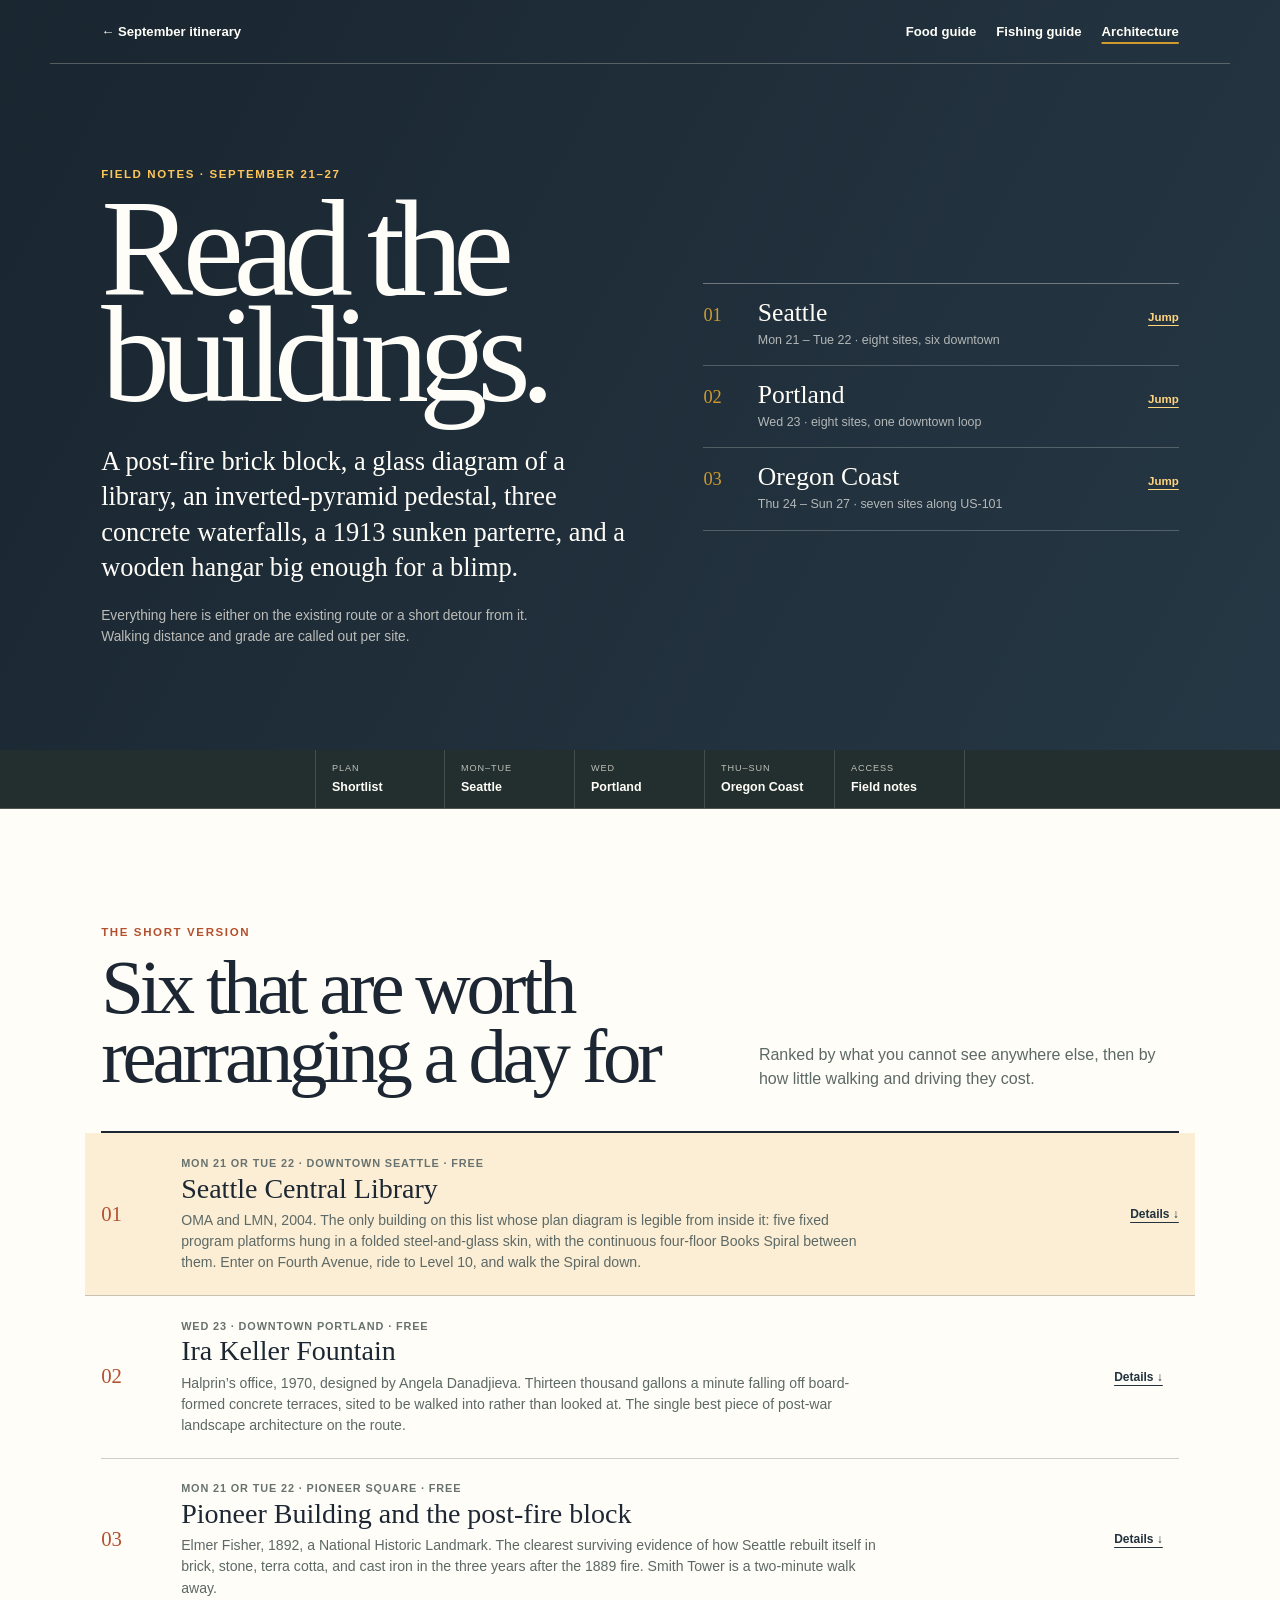
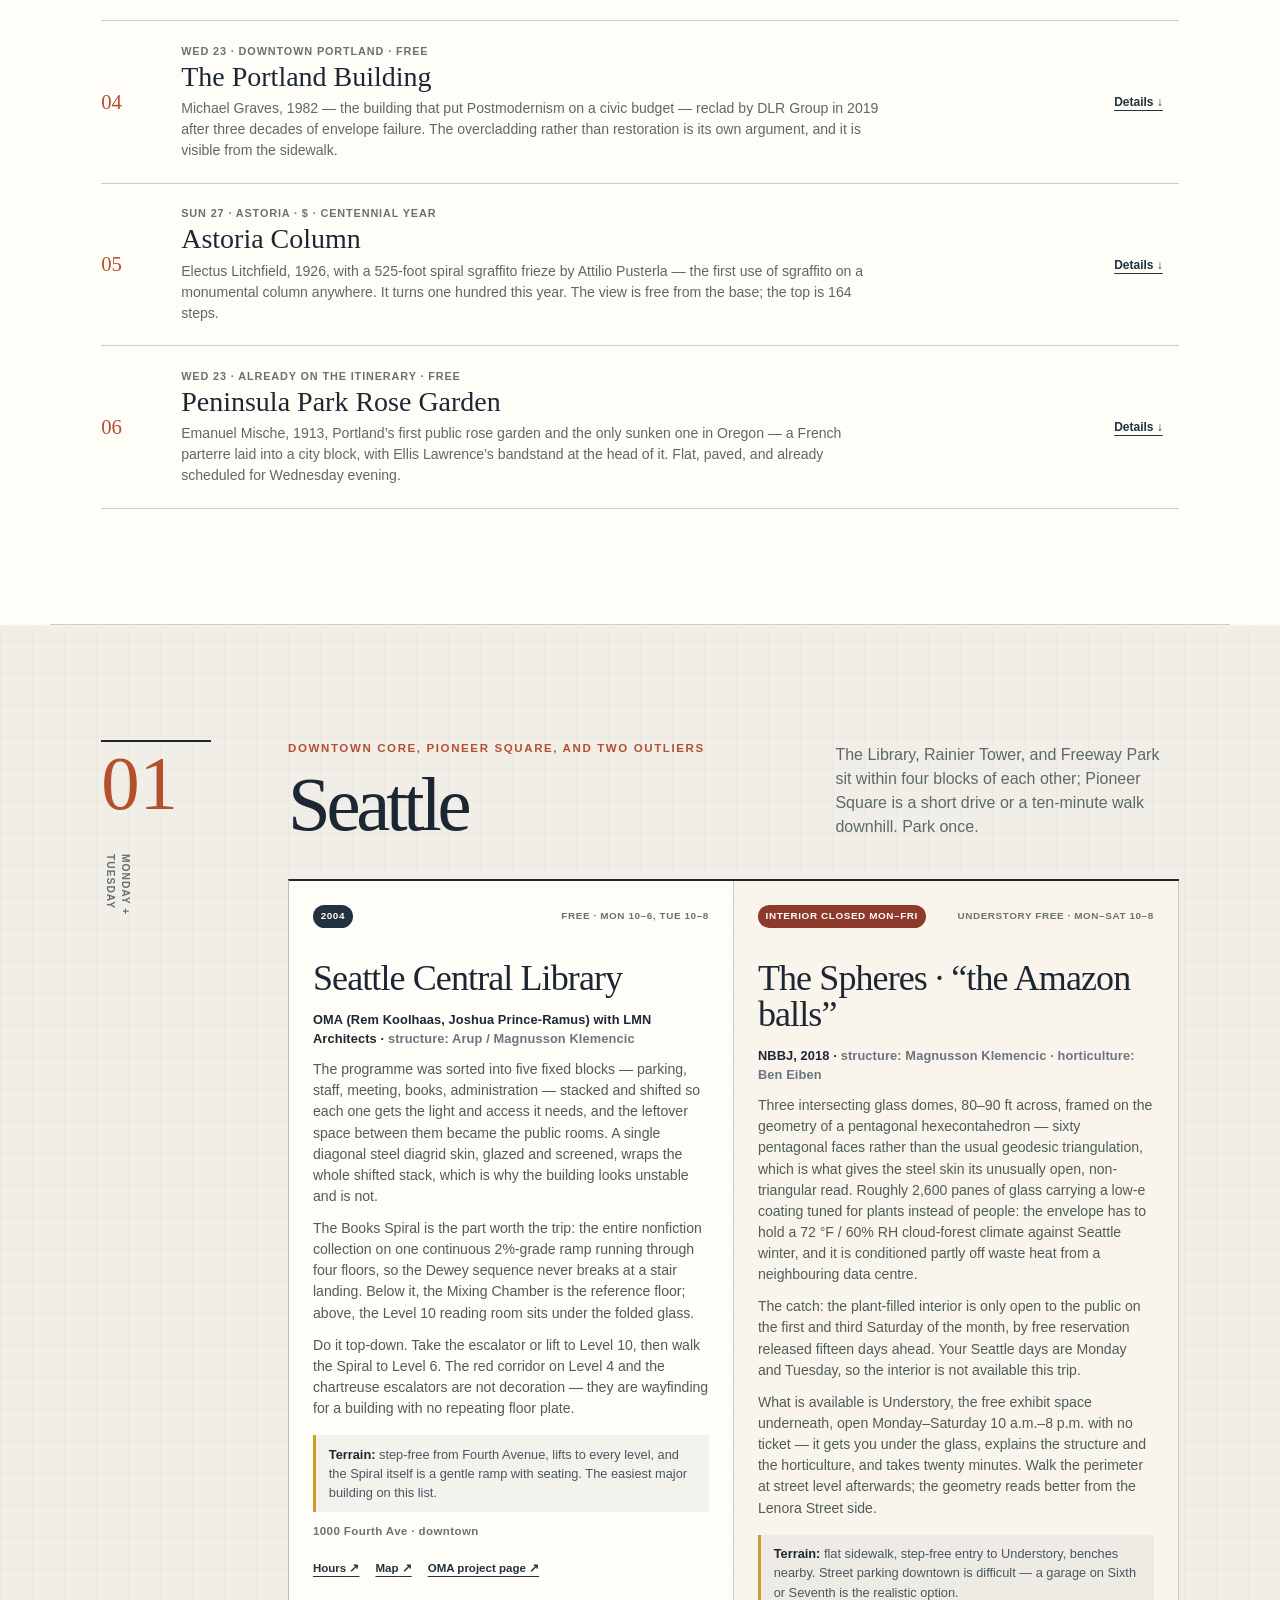
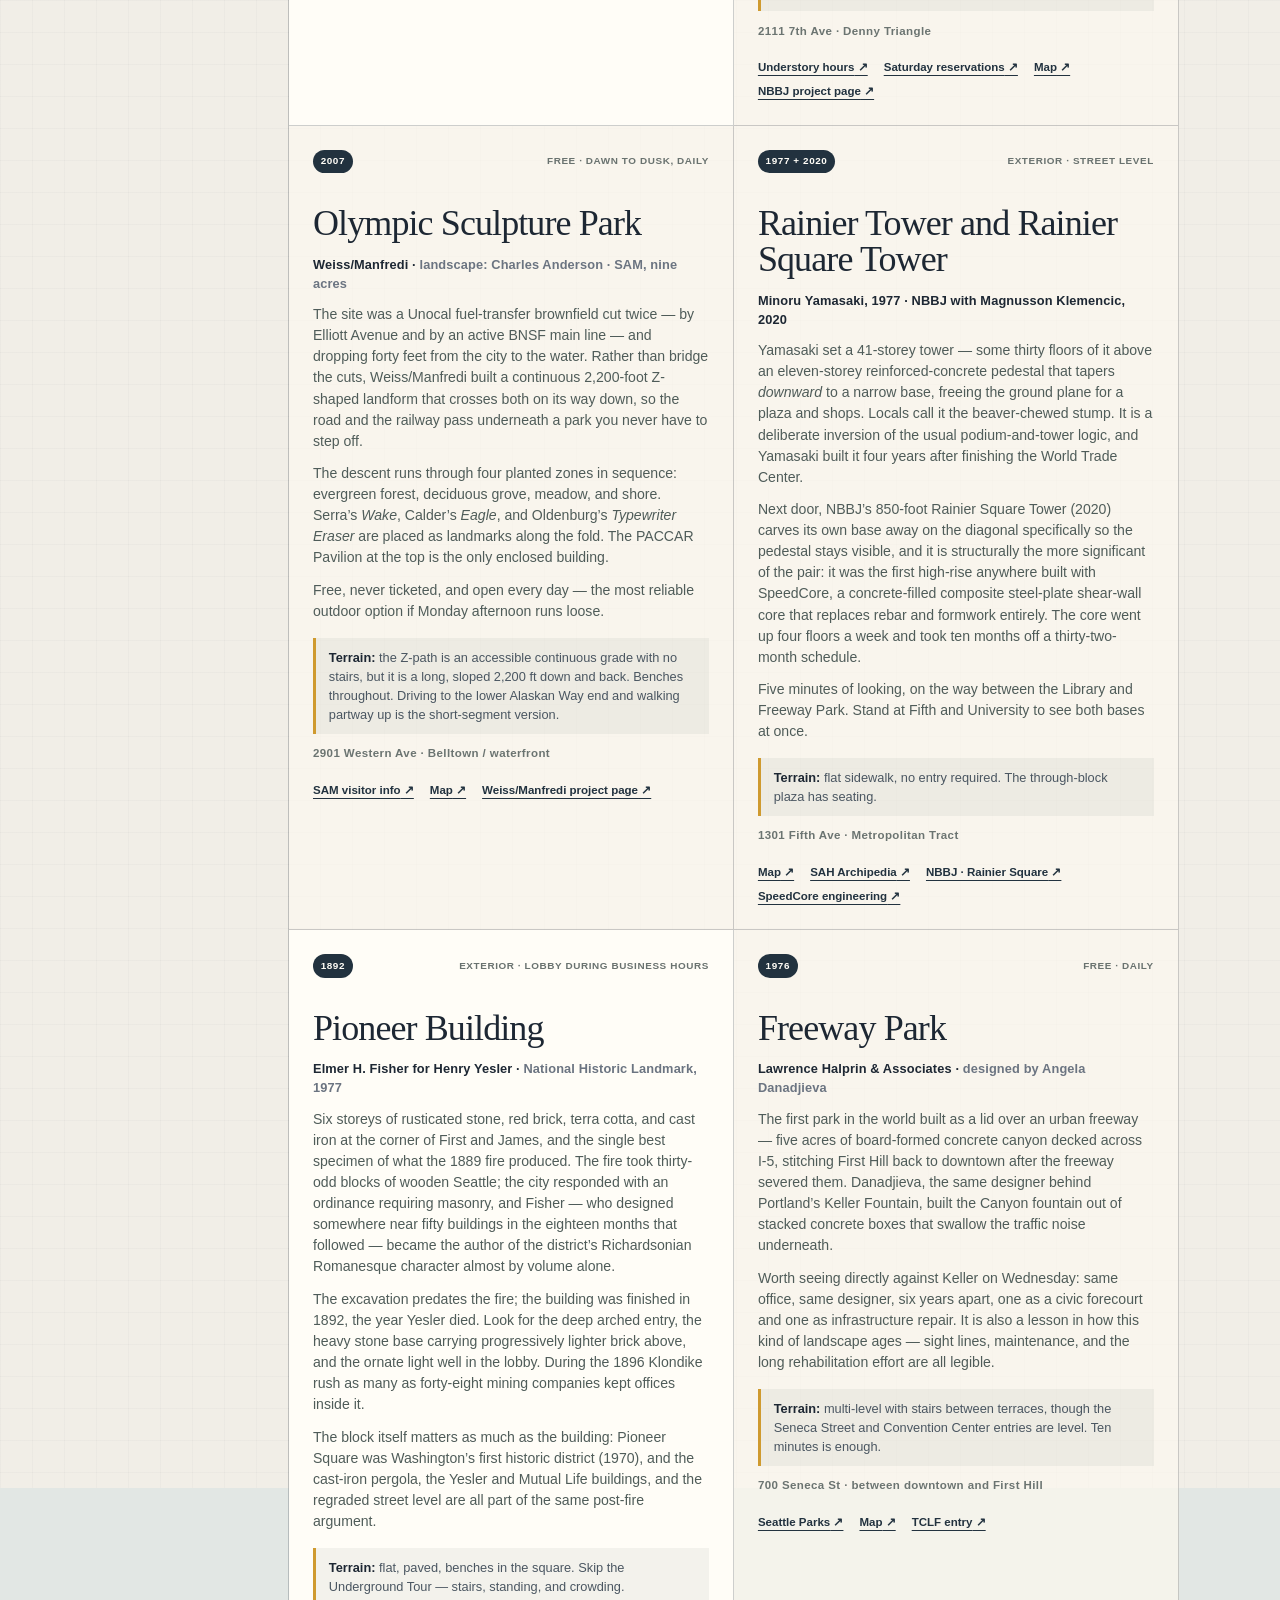
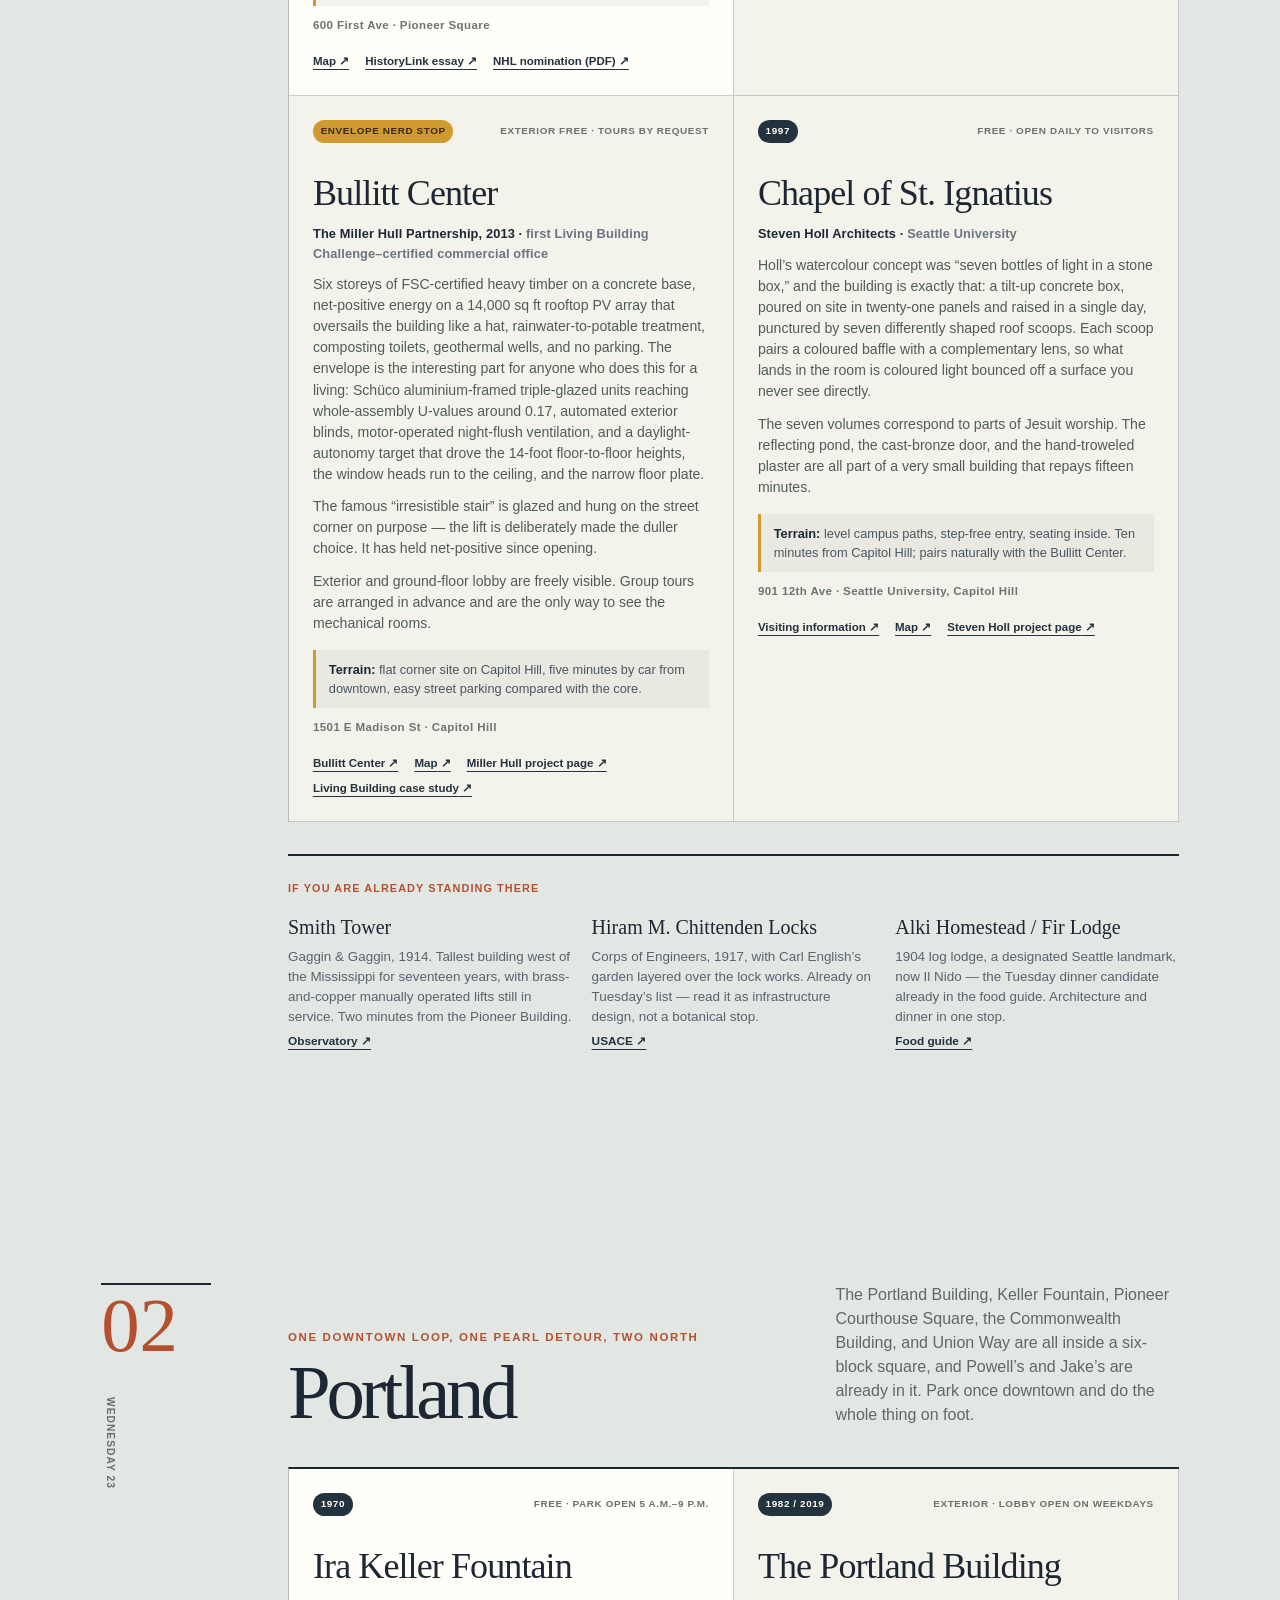
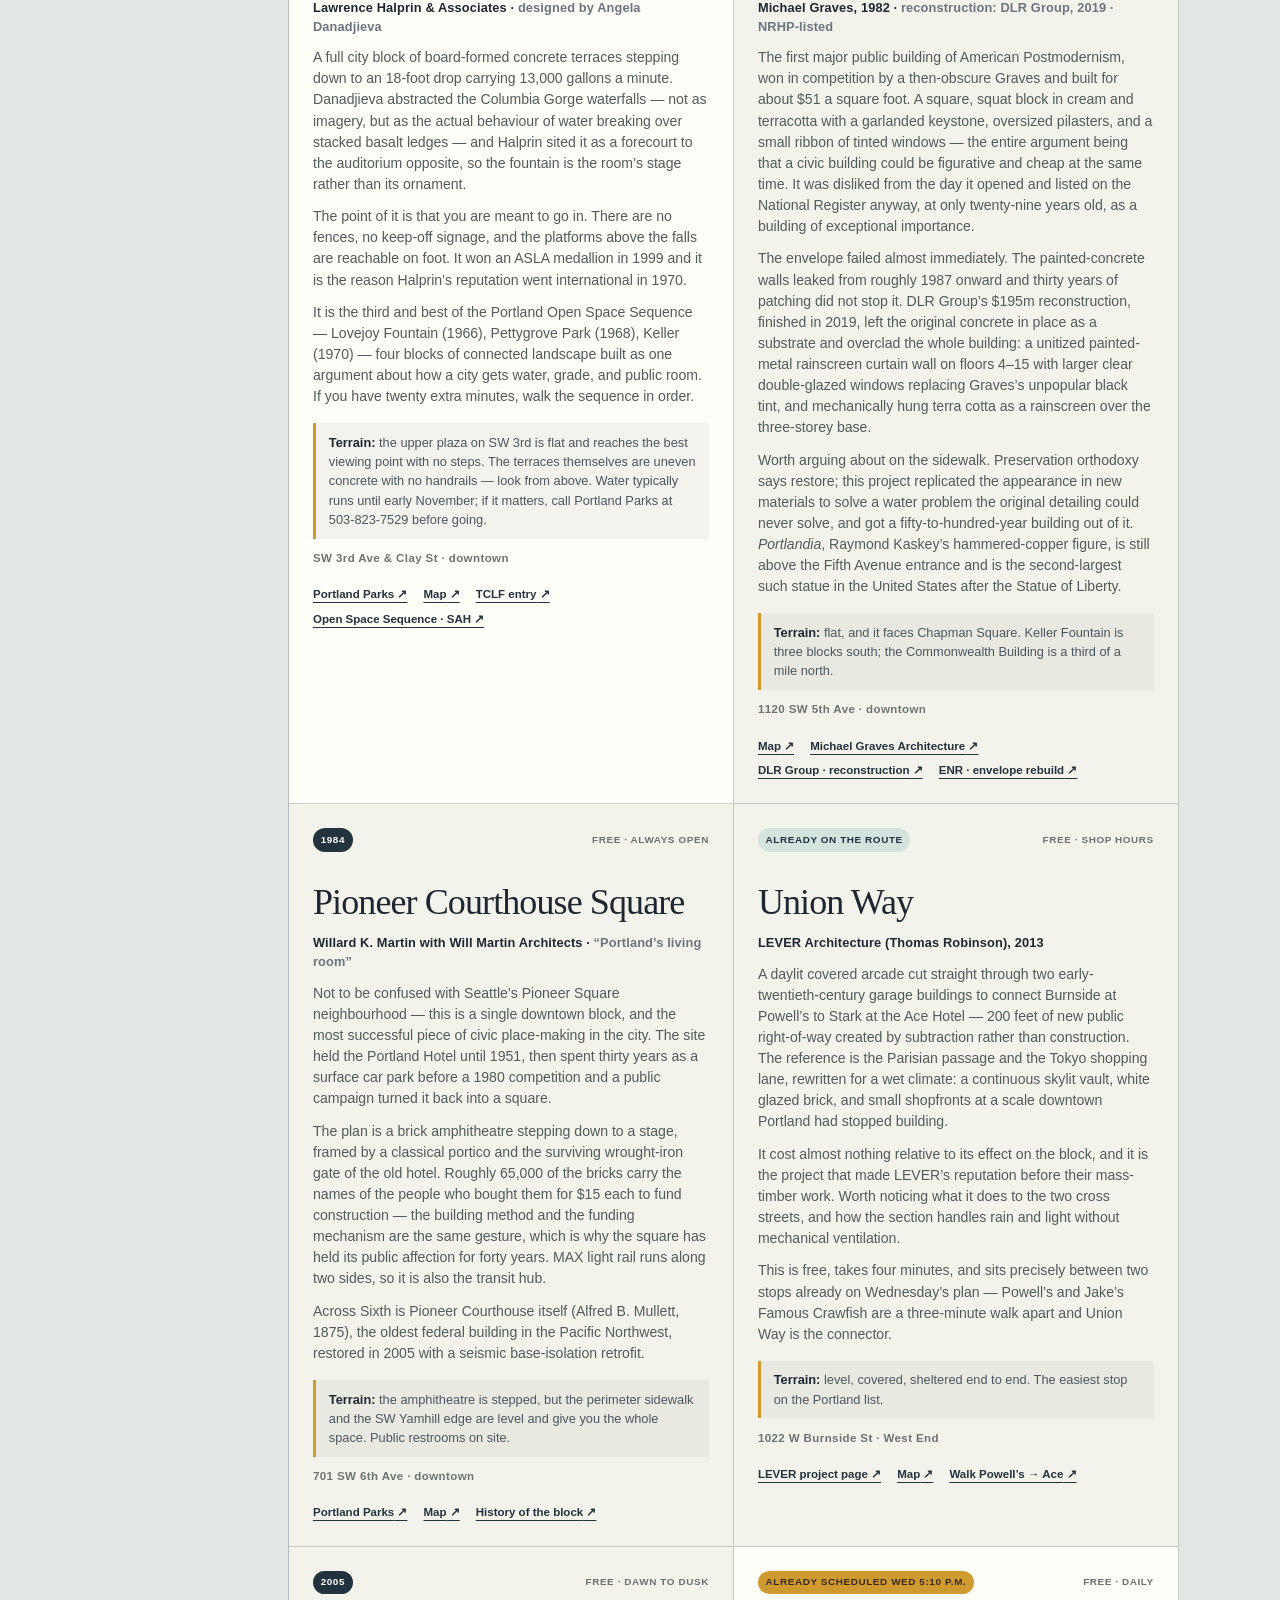
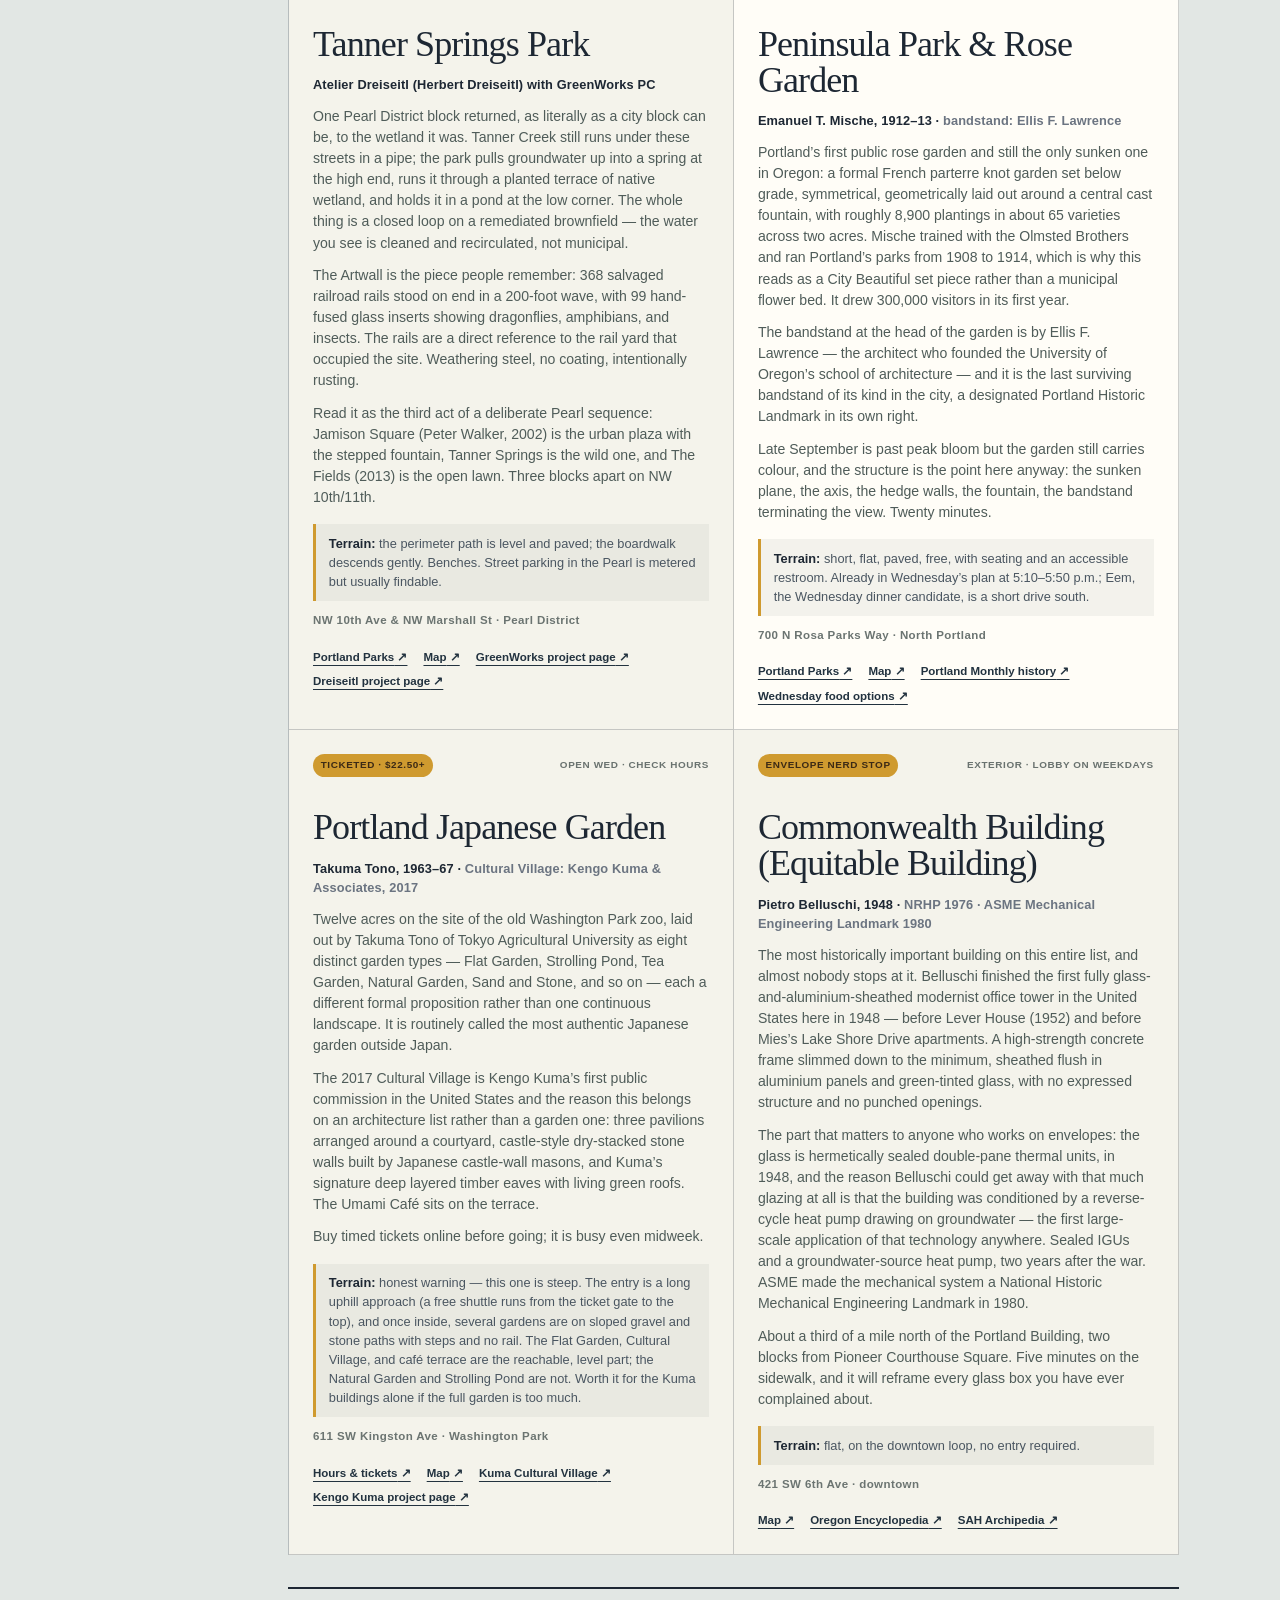
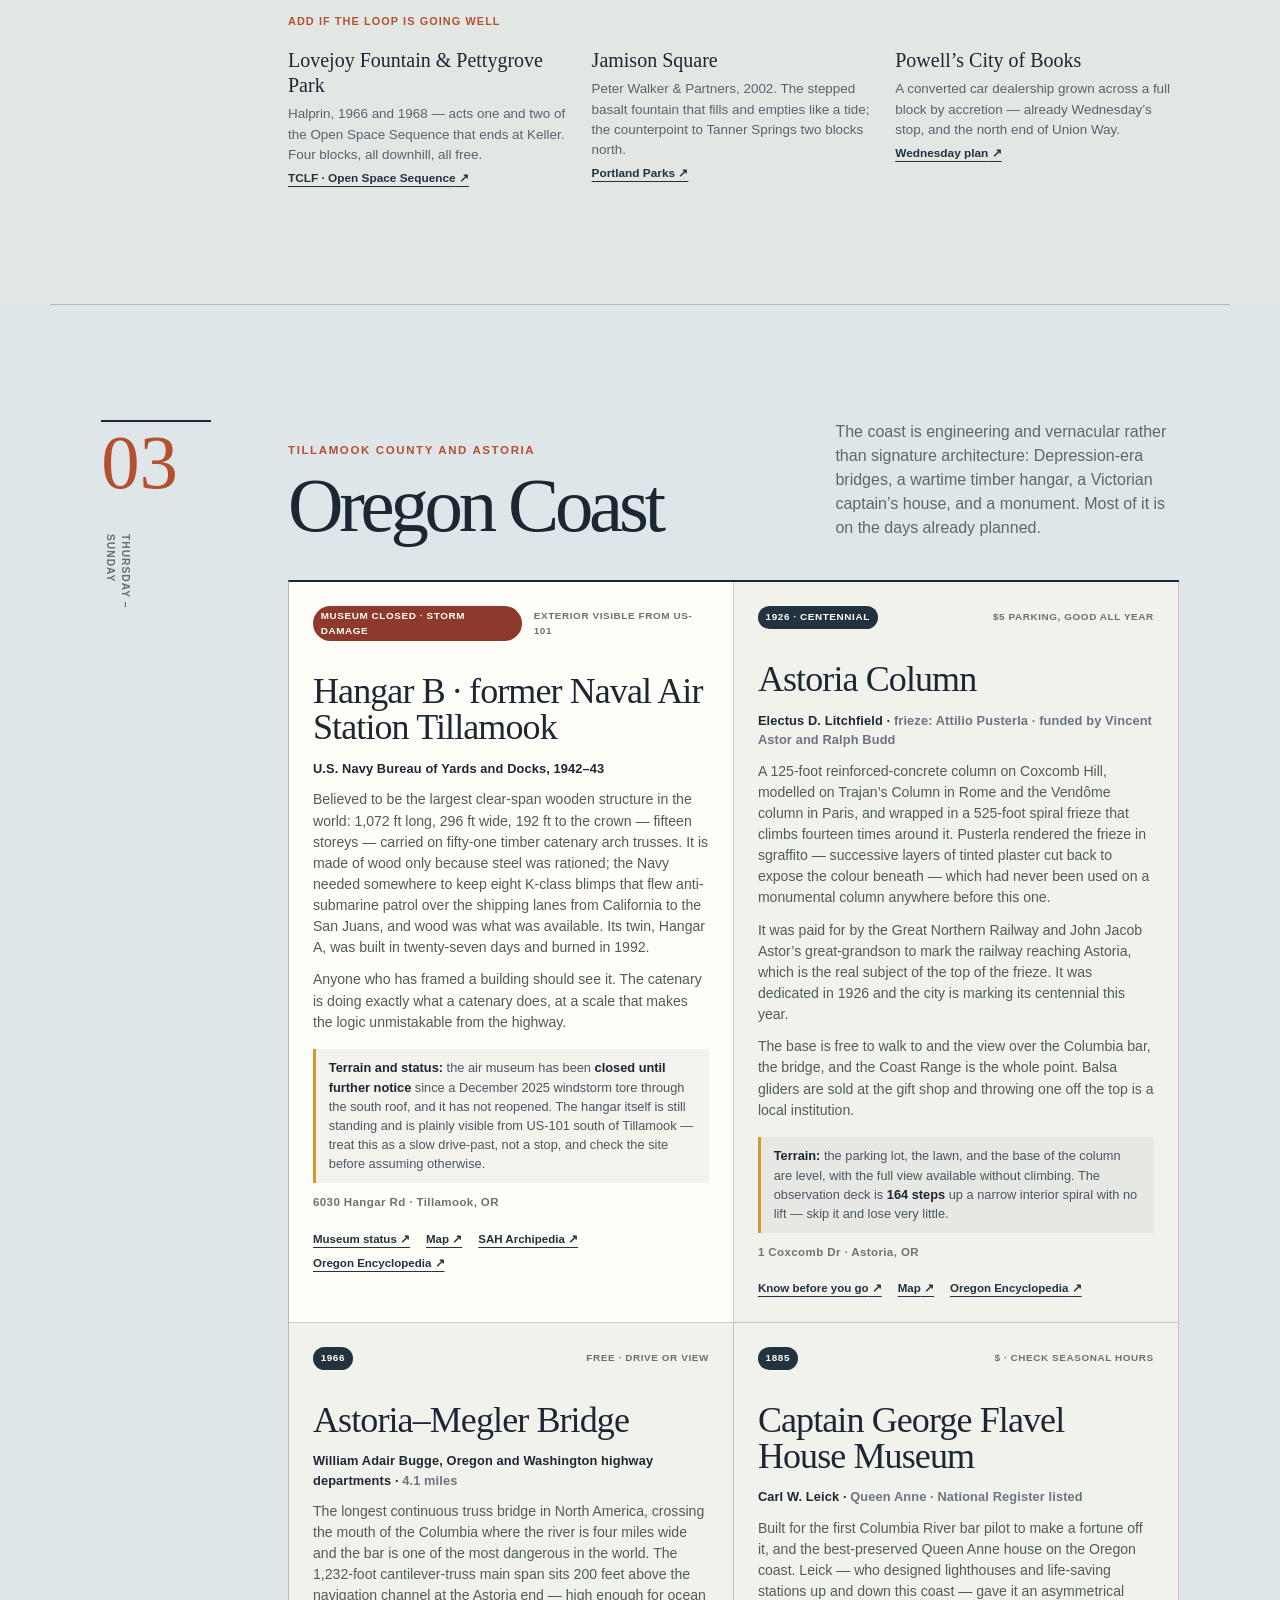
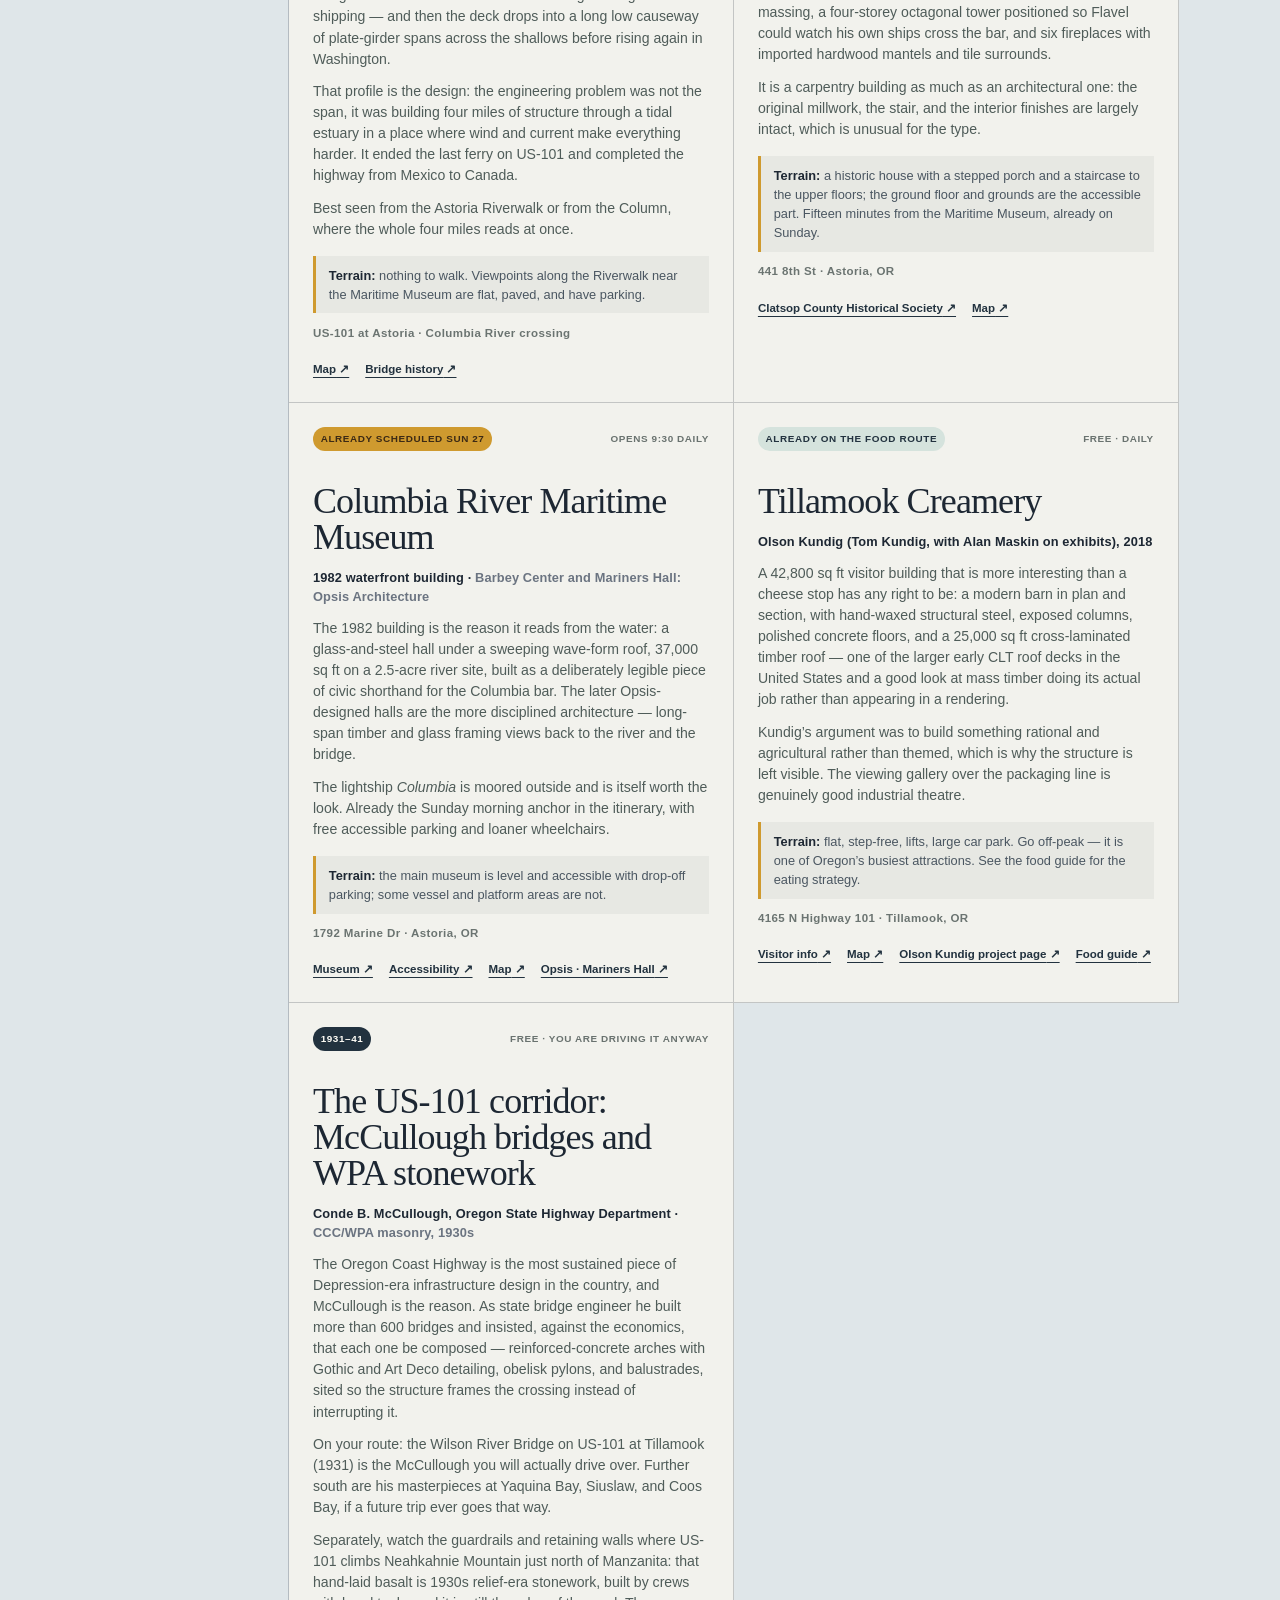
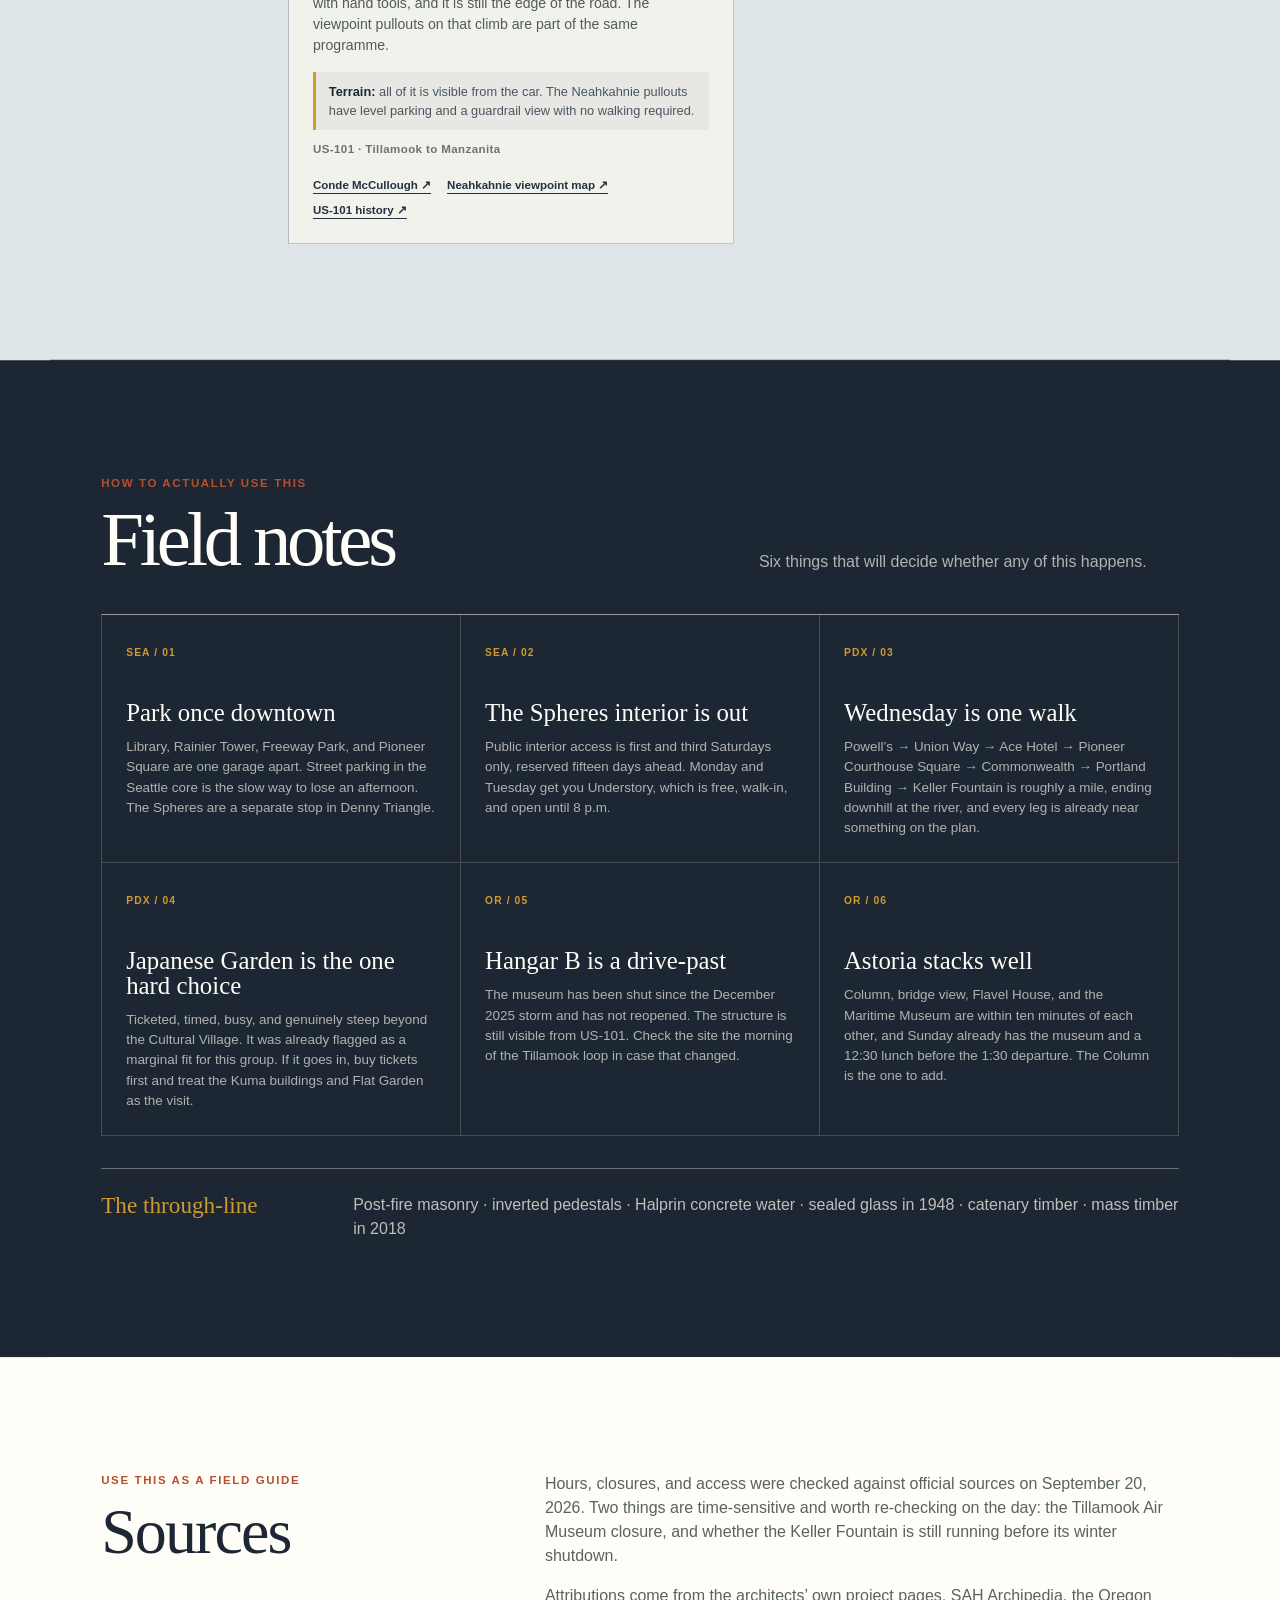
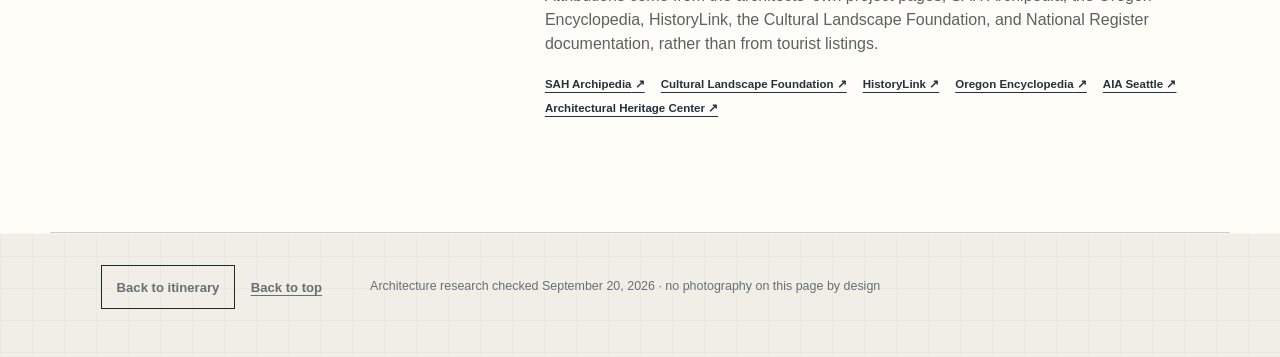
<file: architecture.html>
<!doctype html>
<html lang="en">
  <head>
    <meta charset="utf-8" />
    <meta name="viewport" content="width=device-width, initial-scale=1" />
    <meta name="theme-color" content="#22323f" />
    <meta name="robots" content="noindex, nofollow" />
    <meta
      name="description"
      content="An architecture field guide for Seattle, Portland, and the north Oregon Coast, September 21–27, 2026."
    />
    <title>Architecture field guide · Seattle → Oregon Coast</title>
    <link rel="manifest" href="manifest.webmanifest" />
    <link rel="stylesheet" href="styles.css?v=20260920-arch" />
    <link rel="stylesheet" href="food.css?v=20260920-arch" />
    <link rel="stylesheet" href="architecture.css?v=20260920-arch" />
  </head>
  <body class="food-page arch-page">
    <a class="skip-link" href="#shortlist">Skip to the architecture shortlist</a>

    <header class="food-hero arch-hero" id="top">
      <nav class="topbar food-topbar" aria-label="Primary navigation">
        <a class="wordmark" href="index.html">← September itinerary</a>
        <div class="nav-links">
          <a class="food-nav-link" href="food.html" aria-label="Food guide"><span class="guide-label-full">Food guide</span><span class="guide-label-short">Food</span></a>
          <a class="fishing-nav-link" href="fishing.html" aria-label="Fishing guide"><span class="guide-label-full">Fishing guide</span><span class="guide-label-short">Fishing</span></a>
          <a class="arch-nav-link active" href="architecture.html" aria-current="page" aria-label="Architecture guide"><span class="guide-label-full">Architecture</span><span class="guide-label-short">Arch</span></a>
        </div>
      </nav>

      <div class="food-hero-grid">
        <div class="food-hero-copy">
          <p class="eyebrow">Field notes · September 21–27</p>
          <h1>Read the buildings.</h1>
          <p class="food-deck">
            A post-fire brick block, a glass diagram of a library, an inverted-pyramid
            pedestal, three concrete waterfalls, a 1913 sunken parterre, and a wooden
            hangar big enough for a blimp.
          </p>
          <p class="hero-note">Everything here is either on the existing route or a short detour from it. Walking distance and grade are called out per site.</p>
        </div>

        <ol class="hero-index" aria-label="Sections of this guide">
          <li>
            <span>01</span>
            <div><strong>Seattle</strong><small>Mon 21 – Tue 22 · eight sites, six downtown</small></div>
            <a href="#seattle">Jump</a>
          </li>
          <li>
            <span>02</span>
            <div><strong>Portland</strong><small>Wed 23 · eight sites, one downtown loop</small></div>
            <a href="#portland">Jump</a>
          </li>
          <li>
            <span>03</span>
            <div><strong>Oregon Coast</strong><small>Thu 24 – Sun 27 · seven sites along US-101</small></div>
            <a href="#coast">Jump</a>
          </li>
        </ol>
      </div>
    </header>

    <nav class="food-jump" aria-label="Jump to an architecture section">
      <a href="#shortlist"><small>Plan</small><strong>Shortlist</strong></a>
      <a href="#seattle"><small>Mon–Tue</small><strong>Seattle</strong></a>
      <a href="#portland"><small>Wed</small><strong>Portland</strong></a>
      <a href="#coast"><small>Thu–Sun</small><strong>Oregon Coast</strong></a>
      <a href="#notes"><small>Access</small><strong>Field notes</strong></a>
    </nav>

    <main>
      <section class="food-section priority-section" id="shortlist" aria-labelledby="shortlist-title">
        <div class="food-section-heading">
          <div>
            <p class="eyebrow">The short version</p>
            <h2 id="shortlist-title">Six that are worth rearranging a day for</h2>
          </div>
          <p>Ranked by what you cannot see anywhere else, then by how little walking and driving they cost.</p>
        </div>

        <ol class="priority-list">
          <li class="priority-highlight">
            <span class="priority-number">01</span>
            <div>
              <p class="priority-when">Mon 21 or Tue 22 · downtown Seattle · free</p>
              <h3>Seattle Central Library</h3>
              <p>OMA and LMN, 2004. The only building on this list whose plan diagram is legible from inside it: five fixed program platforms hung in a folded steel-and-glass skin, with the continuous four-floor Books Spiral between them. Enter on Fourth Avenue, ride to Level 10, and walk the Spiral down.</p>
            </div>
            <a href="#spl">Details ↓</a>
          </li>
          <li>
            <span class="priority-number">02</span>
            <div>
              <p class="priority-when">Wed 23 · downtown Portland · free</p>
              <h3>Ira Keller Fountain</h3>
              <p>Halprin’s office, 1970, designed by Angela Danadjieva. Thirteen thousand gallons a minute falling off board-formed concrete terraces, sited to be walked into rather than looked at. The single best piece of post-war landscape architecture on the route.</p>
            </div>
            <a href="#keller">Details ↓</a>
          </li>
          <li>
            <span class="priority-number">03</span>
            <div>
              <p class="priority-when">Mon 21 or Tue 22 · Pioneer Square · free</p>
              <h3>Pioneer Building and the post-fire block</h3>
              <p>Elmer Fisher, 1892, a National Historic Landmark. The clearest surviving evidence of how Seattle rebuilt itself in brick, stone, terra cotta, and cast iron in the three years after the 1889 fire. Smith Tower is a two-minute walk away.</p>
            </div>
            <a href="#pioneer-building">Details ↓</a>
          </li>
          <li>
            <span class="priority-number">04</span>
            <div>
              <p class="priority-when">Wed 23 · downtown Portland · free</p>
              <h3>The Portland Building</h3>
              <p>Michael Graves, 1982 — the building that put Postmodernism on a civic budget — reclad by DLR Group in 2019 after three decades of envelope failure. The overcladding rather than restoration is its own argument, and it is visible from the sidewalk.</p>
            </div>
            <a href="#portland-building">Details ↓</a>
          </li>
          <li>
            <span class="priority-number">05</span>
            <div>
              <p class="priority-when">Sun 27 · Astoria · $ · centennial year</p>
              <h3>Astoria Column</h3>
              <p>Electus Litchfield, 1926, with a 525-foot spiral sgraffito frieze by Attilio Pusterla — the first use of sgraffito on a monumental column anywhere. It turns one hundred this year. The view is free from the base; the top is 164 steps.</p>
            </div>
            <a href="#astoria-column">Details ↓</a>
          </li>
          <li>
            <span class="priority-number">06</span>
            <div>
              <p class="priority-when">Wed 23 · already on the itinerary · free</p>
              <h3>Peninsula Park Rose Garden</h3>
              <p>Emanuel Mische, 1913, Portland’s first public rose garden and the only sunken one in Oregon — a French parterre laid into a city block, with Ellis Lawrence’s bandstand at the head of it. Flat, paved, and already scheduled for Wednesday evening.</p>
            </div>
            <a href="#peninsula">Details ↓</a>
          </li>
        </ol>
      </section>

      <section class="food-section region-section" id="seattle" aria-labelledby="seattle-title">
        <div class="region-marker"><span>01</span><p>Monday + Tuesday</p></div>
        <div class="region-content">
          <div class="food-section-heading compact-heading">
            <div>
              <p class="eyebrow">Downtown core, Pioneer Square, and two outliers</p>
              <h2 id="seattle-title">Seattle</h2>
            </div>
            <p>The Library, Rainier Tower, and Freeway Park sit within four blocks of each other; Pioneer Square is a short drive or a ten-minute walk downhill. Park once.</p>
          </div>

          <div class="food-cards">
            <article class="food-card featured-card" id="spl">
              <div class="card-kicker"><span class="pick-chip year">2004</span><span>Free · Mon 10–6, Tue 10–8</span></div>
              <h3>Seattle Central Library</h3>
              <p class="arch-credit">OMA (Rem Koolhaas, Joshua Prince-Ramus) with LMN Architects · <em>structure: Arup / Magnusson Klemencic</em></p>
              <p>The programme was sorted into five fixed blocks — parking, staff, meeting, books, administration — stacked and shifted so each one gets the light and access it needs, and the leftover space between them became the public rooms. A single diagonal steel diagrid skin, glazed and screened, wraps the whole shifted stack, which is why the building looks unstable and is not.</p>
              <p>The Books Spiral is the part worth the trip: the entire nonfiction collection on one continuous 2%-grade ramp running through four floors, so the Dewey sequence never breaks at a stair landing. Below it, the Mixing Chamber is the reference floor; above, the Level 10 reading room sits under the folded glass.</p>
              <p>Do it top-down. Take the escalator or lift to Level 10, then walk the Spiral to Level 6. The red corridor on Level 4 and the chartreuse escalators are not decoration — they are wayfinding for a building with no repeating floor plate.</p>
              <p class="terrain-note"><strong>Terrain:</strong> step-free from Fourth Avenue, lifts to every level, and the Spiral itself is a gentle ramp with seating. The easiest major building on this list.</p>
              <p class="address">1000 Fourth Ave · downtown</p>
              <div class="card-links">
                <a href="https://www.spl.org/hours-and-locations/central-library" target="_blank" rel="noreferrer">Hours</a>
                <a href="https://www.google.com/maps/search/?api=1&amp;query=Seattle+Central+Library+1000+4th+Ave+Seattle+WA+98104" target="_blank" rel="noreferrer">Map</a>
                <a href="https://www.oma.com/projects/seattle-central-library" target="_blank" rel="noreferrer">OMA project page</a>
                              </div>
            </article>

            <article class="food-card" id="spheres">
              <div class="card-kicker"><span class="pick-chip closed">Interior closed Mon–Fri</span><span>Understory free · Mon–Sat 10–8</span></div>
              <h3>The Spheres · “the Amazon balls”</h3>
              <p class="arch-credit">NBBJ, 2018 · <em>structure: Magnusson Klemencic · horticulture: Ben Eiben</em></p>
              <p>Three intersecting glass domes, 80–90 ft across, framed on the geometry of a pentagonal hexecontahedron — sixty pentagonal faces rather than the usual geodesic triangulation, which is what gives the steel skin its unusually open, non-triangular read. Roughly 2,600 panes of glass carrying a low-e coating tuned for plants instead of people: the envelope has to hold a 72 °F / 60% RH cloud-forest climate against Seattle winter, and it is conditioned partly off waste heat from a neighbouring data centre.</p>
              <p>The catch: the plant-filled interior is only open to the public on the first and third Saturday of the month, by free reservation released fifteen days ahead. Your Seattle days are Monday and Tuesday, so the interior is not available this trip.</p>
              <p>What is available is Understory, the free exhibit space underneath, open Monday–Saturday 10 a.m.–8 p.m. with no ticket — it gets you under the glass, explains the structure and the horticulture, and takes twenty minutes. Walk the perimeter at street level afterwards; the geometry reads better from the Lenora Street side.</p>
              <p class="terrain-note"><strong>Terrain:</strong> flat sidewalk, step-free entry to Understory, benches nearby. Street parking downtown is difficult — a garage on Sixth or Seventh is the realistic option.</p>
              <p class="address">2111 7th Ave · Denny Triangle</p>
              <div class="card-links">
                <a href="https://www.seattlespheres.com/visit-understory" target="_blank" rel="noreferrer">Understory hours</a>
                <a href="https://www.seattlespheres.com/the-spheres-weekend-public-visits" target="_blank" rel="noreferrer">Saturday reservations</a>
                <a href="https://www.google.com/maps/search/?api=1&amp;query=The+Spheres+2111+7th+Ave+Seattle+WA+98121" target="_blank" rel="noreferrer">Map</a>
                <a href="https://www.nbbj.com/work/amazon-the-spheres" target="_blank" rel="noreferrer">NBBJ project page</a>
              </div>
            </article>

            <article class="food-card" id="sculpture-park">
              <div class="card-kicker"><span class="pick-chip year">2007</span><span>Free · dawn to dusk, daily</span></div>
              <h3>Olympic Sculpture Park</h3>
              <p class="arch-credit">Weiss/Manfredi · <em>landscape: Charles Anderson · SAM, nine acres</em></p>
              <p>The site was a Unocal fuel-transfer brownfield cut twice — by Elliott Avenue and by an active BNSF main line — and dropping forty feet from the city to the water. Rather than bridge the cuts, Weiss/Manfredi built a continuous 2,200-foot Z-shaped landform that crosses both on its way down, so the road and the railway pass underneath a park you never have to step off.</p>
              <p>The descent runs through four planted zones in sequence: evergreen forest, deciduous grove, meadow, and shore. Serra’s <em>Wake</em>, Calder’s <em>Eagle</em>, and Oldenburg’s <em>Typewriter Eraser</em> are placed as landmarks along the fold. The PACCAR Pavilion at the top is the only enclosed building.</p>
              <p>Free, never ticketed, and open every day — the most reliable outdoor option if Monday afternoon runs loose.</p>
              <p class="terrain-note"><strong>Terrain:</strong> the Z-path is an accessible continuous grade with no stairs, but it is a long, sloped 2,200 ft down and back. Benches throughout. Driving to the lower Alaskan Way end and walking partway up is the short-segment version.</p>
              <p class="address">2901 Western Ave · Belltown / waterfront</p>
              <div class="card-links">
                <a href="https://seattleartmuseum.org/visit/olympic-sculpture-park" target="_blank" rel="noreferrer">SAM visitor info</a>
                <a href="https://www.google.com/maps/search/?api=1&amp;query=Olympic+Sculpture+Park+2901+Western+Ave+Seattle+WA+98121" target="_blank" rel="noreferrer">Map</a>
                <a href="https://www.weissmanfredi.com/projects/386-seattle-art-museum-olympic-sculpture-park" target="_blank" rel="noreferrer">Weiss/Manfredi project page</a>
              </div>
            </article>

            <article class="food-card" id="rainier-tower">
              <div class="card-kicker"><span class="pick-chip year">1977 + 2020</span><span>Exterior · street level</span></div>
              <h3>Rainier Tower and Rainier Square Tower</h3>
              <p class="arch-credit">Minoru Yamasaki, 1977 · NBBJ with Magnusson Klemencic, 2020</p>
              <p>Yamasaki set a 41-storey tower — some thirty floors of it above an eleven-storey reinforced-concrete pedestal that tapers <em>downward</em> to a narrow base, freeing the ground plane for a plaza and shops. Locals call it the beaver-chewed stump. It is a deliberate inversion of the usual podium-and-tower logic, and Yamasaki built it four years after finishing the World Trade Center.</p>
              <p>Next door, NBBJ’s 850-foot Rainier Square Tower (2020) carves its own base away on the diagonal specifically so the pedestal stays visible, and it is structurally the more significant of the pair: it was the first high-rise anywhere built with SpeedCore, a concrete-filled composite steel-plate shear-wall core that replaces rebar and formwork entirely. The core went up four floors a week and took ten months off a thirty-two-month schedule.</p>
              <p>Five minutes of looking, on the way between the Library and Freeway Park. Stand at Fifth and University to see both bases at once.</p>
              <p class="terrain-note"><strong>Terrain:</strong> flat sidewalk, no entry required. The through-block plaza has seating.</p>
              <p class="address">1301 Fifth Ave · Metropolitan Tract</p>
              <div class="card-links">
                <a href="https://www.google.com/maps/search/?api=1&amp;query=Rainier+Tower+1301+5th+Ave+Seattle+WA+98101" target="_blank" rel="noreferrer">Map</a>
                <a href="https://sah-archipedia.org/buildings/WA-01-033-0077" target="_blank" rel="noreferrer">SAH Archipedia</a>
                <a href="https://www.nbbj.com/work/rainier-square" target="_blank" rel="noreferrer">NBBJ · Rainier Square</a>
                <a href="https://www.structuremag.org/article/rainier-squares-history-making-engineering/" target="_blank" rel="noreferrer">SpeedCore engineering</a>
              </div>
            </article>

            <article class="food-card featured-card" id="pioneer-building">
              <div class="card-kicker"><span class="pick-chip year">1892</span><span>Exterior · lobby during business hours</span></div>
              <h3>Pioneer Building</h3>
              <p class="arch-credit">Elmer H. Fisher for Henry Yesler · <em>National Historic Landmark, 1977</em></p>
              <p>Six storeys of rusticated stone, red brick, terra cotta, and cast iron at the corner of First and James, and the single best specimen of what the 1889 fire produced. The fire took thirty-odd blocks of wooden Seattle; the city responded with an ordinance requiring masonry, and Fisher — who designed somewhere near fifty buildings in the eighteen months that followed — became the author of the district’s Richardsonian Romanesque character almost by volume alone.</p>
              <p>The excavation predates the fire; the building was finished in 1892, the year Yesler died. Look for the deep arched entry, the heavy stone base carrying progressively lighter brick above, and the ornate light well in the lobby. During the 1896 Klondike rush as many as forty-eight mining companies kept offices inside it.</p>
              <p>The block itself matters as much as the building: Pioneer Square was Washington’s first historic district (1970), and the cast-iron pergola, the Yesler and Mutual Life buildings, and the regraded street level are all part of the same post-fire argument.</p>
              <p class="terrain-note"><strong>Terrain:</strong> flat, paved, benches in the square. Skip the Underground Tour — stairs, standing, and crowding.</p>
              <p class="address">600 First Ave · Pioneer Square</p>
              <div class="card-links">
                <a href="https://www.google.com/maps/search/?api=1&amp;query=Pioneer+Building+600+1st+Ave+Seattle+WA+98104" target="_blank" rel="noreferrer">Map</a>
                <a href="https://www.historylink.org/file/8912" target="_blank" rel="noreferrer">HistoryLink essay</a>
                <a href="https://npgallery.nps.gov/NRHP/GetAsset/NHLS/77001340_text" target="_blank" rel="noreferrer">NHL nomination (PDF)</a>
              </div>
            </article>

            <article class="food-card" id="freeway-park">
              <div class="card-kicker"><span class="pick-chip year">1976</span><span>Free · daily</span></div>
              <h3>Freeway Park</h3>
              <p class="arch-credit">Lawrence Halprin &amp; Associates · <em>designed by Angela Danadjieva</em></p>
              <p>The first park in the world built as a lid over an urban freeway — five acres of board-formed concrete canyon decked across I-5, stitching First Hill back to downtown after the freeway severed them. Danadjieva, the same designer behind Portland’s Keller Fountain, built the Canyon fountain out of stacked concrete boxes that swallow the traffic noise underneath.</p>
              <p>Worth seeing directly against Keller on Wednesday: same office, same designer, six years apart, one as a civic forecourt and one as infrastructure repair. It is also a lesson in how this kind of landscape ages — sight lines, maintenance, and the long rehabilitation effort are all legible.</p>
              <p class="terrain-note"><strong>Terrain:</strong> multi-level with stairs between terraces, though the Seneca Street and Convention Center entries are level. Ten minutes is enough.</p>
              <p class="address">700 Seneca St · between downtown and First Hill</p>
              <div class="card-links">
                <a href="https://www.seattle.gov/parks/allparks/freeway-park" target="_blank" rel="noreferrer">Seattle Parks</a>
                <a href="https://www.google.com/maps/search/?api=1&amp;query=Freeway+Park+700+Seneca+St+Seattle+WA+98101" target="_blank" rel="noreferrer">Map</a>
                <a href="https://www.tclf.org/landscapes/freeway-park" target="_blank" rel="noreferrer">TCLF entry</a>
              </div>
            </article>

            <article class="food-card" id="bullitt-center">
              <div class="card-kicker"><span class="pick-chip special">Envelope nerd stop</span><span>Exterior free · tours by request</span></div>
              <h3>Bullitt Center</h3>
              <p class="arch-credit">The Miller Hull Partnership, 2013 · <em>first Living Building Challenge–certified commercial office</em></p>
              <p>Six storeys of FSC-certified heavy timber on a concrete base, net-positive energy on a 14,000 sq ft rooftop PV array that oversails the building like a hat, rainwater-to-potable treatment, composting toilets, geothermal wells, and no parking. The envelope is the interesting part for anyone who does this for a living: Schüco aluminium-framed triple-glazed units reaching whole-assembly U-values around 0.17, automated exterior blinds, motor-operated night-flush ventilation, and a daylight-autonomy target that drove the 14-foot floor-to-floor heights, the window heads run to the ceiling, and the narrow floor plate.</p>
              <p>The famous “irresistible stair” is glazed and hung on the street corner on purpose — the lift is deliberately made the duller choice. It has held net-positive since opening.</p>
              <p>Exterior and ground-floor lobby are freely visible. Group tours are arranged in advance and are the only way to see the mechanical rooms.</p>
              <p class="terrain-note"><strong>Terrain:</strong> flat corner site on Capitol Hill, five minutes by car from downtown, easy street parking compared with the core.</p>
              <p class="address">1501 E Madison St · Capitol Hill</p>
              <div class="card-links">
                <a href="https://bullittcenter.org/" target="_blank" rel="noreferrer">Bullitt Center</a>
                <a href="https://www.google.com/maps/search/?api=1&amp;query=Bullitt+Center+1501+E+Madison+St+Seattle+WA+98122" target="_blank" rel="noreferrer">Map</a>
                <a href="https://millerhull.com/project/bullitt-center/" target="_blank" rel="noreferrer">Miller Hull project page</a>
                <a href="https://living-future.org/case-studies/bullitt-center-2/" target="_blank" rel="noreferrer">Living Building case study</a>
              </div>
            </article>

            <article class="food-card" id="st-ignatius">
              <div class="card-kicker"><span class="pick-chip year">1997</span><span>Free · open daily to visitors</span></div>
              <h3>Chapel of St. Ignatius</h3>
              <p class="arch-credit">Steven Holl Architects · <em>Seattle University</em></p>
              <p>Holl’s watercolour concept was “seven bottles of light in a stone box,” and the building is exactly that: a tilt-up concrete box, poured on site in twenty-one panels and raised in a single day, punctured by seven differently shaped roof scoops. Each scoop pairs a coloured baffle with a complementary lens, so what lands in the room is coloured light bounced off a surface you never see directly.</p>
              <p>The seven volumes correspond to parts of Jesuit worship. The reflecting pond, the cast-bronze door, and the hand-troweled plaster are all part of a very small building that repays fifteen minutes.</p>
              <p class="terrain-note"><strong>Terrain:</strong> level campus paths, step-free entry, seating inside. Ten minutes from Capitol Hill; pairs naturally with the Bullitt Center.</p>
              <p class="address">901 12th Ave · Seattle University, Capitol Hill</p>
              <div class="card-links">
                <a href="https://www.seattleu.edu/chapel/" target="_blank" rel="noreferrer">Visiting information</a>
                <a href="https://www.google.com/maps/search/?api=1&amp;query=Chapel+of+St+Ignatius+901+12th+Ave+Seattle+WA+98122" target="_blank" rel="noreferrer">Map</a>
                <a href="https://www.stevenholl.com/project/st-ignatius-chapel/" target="_blank" rel="noreferrer">Steven Holl project page</a>
              </div>
            </article>
          </div>

          <div class="nearby-strip">
            <p>If you are already standing there</p>
            <article>
              <strong>Smith Tower</strong>
              <p>Gaggin &amp; Gaggin, 1914. Tallest building west of the Mississippi for seventeen years, with brass-and-copper manually operated lifts still in service. Two minutes from the Pioneer Building.</p>
              <a href="https://www.smithtower.com/" target="_blank" rel="noreferrer">Observatory</a>
            </article>
            <article>
              <strong>Hiram M. Chittenden Locks</strong>
              <p>Corps of Engineers, 1917, with Carl English’s garden layered over the lock works. Already on Tuesday’s list — read it as infrastructure design, not a botanical stop.</p>
              <a href="https://www.nws.usace.army.mil/Missions/Civil-Works/Locks-and-Dams/Chittenden-Locks/" target="_blank" rel="noreferrer">USACE</a>
            </article>
            <article>
              <strong>Alki Homestead / Fir Lodge</strong>
              <p>1904 log lodge, a designated Seattle landmark, now Il Nido — the Tuesday dinner candidate already in the food guide. Architecture and dinner in one stop.</p>
              <a href="food.html#seattle">Food guide</a>
            </article>
          </div>
        </div>
      </section>

      <section class="food-section region-section region-pearl" id="portland" aria-labelledby="portland-title">
        <div class="region-marker"><span>02</span><p>Wednesday 23</p></div>
        <div class="region-content">
          <div class="food-section-heading compact-heading">
            <div>
              <p class="eyebrow">One downtown loop, one Pearl detour, two north</p>
              <h2 id="portland-title">Portland</h2>
            </div>
            <p>The Portland Building, Keller Fountain, Pioneer Courthouse Square, the Commonwealth Building, and Union Way are all inside a six-block square, and Powell’s and Jake’s are already in it. Park once downtown and do the whole thing on foot.</p>
          </div>

          <div class="food-cards">
            <article class="food-card featured-card" id="keller">
              <div class="card-kicker"><span class="pick-chip year">1970</span><span>Free · park open 5 a.m.–9 p.m.</span></div>
              <h3>Ira Keller Fountain</h3>
              <p class="arch-credit">Lawrence Halprin &amp; Associates · <em>designed by Angela Danadjieva</em></p>
              <p>A full city block of board-formed concrete terraces stepping down to an 18-foot drop carrying 13,000 gallons a minute. Danadjieva abstracted the Columbia Gorge waterfalls — not as imagery, but as the actual behaviour of water breaking over stacked basalt ledges — and Halprin sited it as a forecourt to the auditorium opposite, so the fountain is the room’s stage rather than its ornament.</p>
              <p>The point of it is that you are meant to go in. There are no fences, no keep-off signage, and the platforms above the falls are reachable on foot. It won an ASLA medallion in 1999 and it is the reason Halprin’s reputation went international in 1970.</p>
              <p>It is the third and best of the Portland Open Space Sequence — Lovejoy Fountain (1966), Pettygrove Park (1968), Keller (1970) — four blocks of connected landscape built as one argument about how a city gets water, grade, and public room. If you have twenty extra minutes, walk the sequence in order.</p>
              <p class="terrain-note"><strong>Terrain:</strong> the upper plaza on SW 3rd is flat and reaches the best viewing point with no steps. The terraces themselves are uneven concrete with no handrails — look from above. Water typically runs until early November; if it matters, call Portland Parks at 503-823-7529 before going.</p>
              <p class="address">SW 3rd Ave &amp; Clay St · downtown</p>
              <div class="card-links">
                <a href="https://www.portland.gov/parks/keller-fountain-park" target="_blank" rel="noreferrer">Portland Parks</a>
                <a href="https://www.google.com/maps/search/?api=1&amp;query=Keller+Fountain+Park+SW+3rd+Ave+and+Clay+St+Portland+OR+97204" target="_blank" rel="noreferrer">Map</a>
                <a href="https://www.tclf.org/landscapes/ira-keller-fountain" target="_blank" rel="noreferrer">TCLF entry</a>
                <a href="https://sah-archipedia.org/buildings/OR-01-051-8083" target="_blank" rel="noreferrer">Open Space Sequence · SAH</a>
              </div>
            </article>

            <article class="food-card" id="portland-building">
              <div class="card-kicker"><span class="pick-chip year">1982 / 2019</span><span>Exterior · lobby open on weekdays</span></div>
              <h3>The Portland Building</h3>
              <p class="arch-credit">Michael Graves, 1982 · <em>reconstruction: DLR Group, 2019 · NRHP-listed</em></p>
              <p>The first major public building of American Postmodernism, won in competition by a then-obscure Graves and built for about $51 a square foot. A square, squat block in cream and terracotta with a garlanded keystone, oversized pilasters, and a small ribbon of tinted windows — the entire argument being that a civic building could be figurative and cheap at the same time. It was disliked from the day it opened and listed on the National Register anyway, at only twenty-nine years old, as a building of exceptional importance.</p>
              <p>The envelope failed almost immediately. The painted-concrete walls leaked from roughly 1987 onward and thirty years of patching did not stop it. DLR Group’s $195m reconstruction, finished in 2019, left the original concrete in place as a substrate and overclad the whole building: a unitized painted-metal rainscreen curtain wall on floors 4–15 with larger clear double-glazed windows replacing Graves’s unpopular black tint, and mechanically hung terra cotta as a rainscreen over the three-storey base.</p>
              <p>Worth arguing about on the sidewalk. Preservation orthodoxy says restore; this project replicated the appearance in new materials to solve a water problem the original detailing could never solve, and got a fifty-to-hundred-year building out of it. <em>Portlandia</em>, Raymond Kaskey’s hammered-copper figure, is still above the Fifth Avenue entrance and is the second-largest such statue in the United States after the Statue of Liberty.</p>
              <p class="terrain-note"><strong>Terrain:</strong> flat, and it faces Chapman Square. Keller Fountain is three blocks south; the Commonwealth Building is a third of a mile north.</p>
              <p class="address">1120 SW 5th Ave · downtown</p>
              <div class="card-links">
                <a href="https://www.google.com/maps/search/?api=1&amp;query=Portland+Building+1120+SW+5th+Ave+Portland+OR+97204" target="_blank" rel="noreferrer">Map</a>
                <a href="https://michaelgraves.com/legacy-project/the-portland-building/" target="_blank" rel="noreferrer">Michael Graves Architecture</a>
                <a href="https://www.dlrgroup.com/work/the-portland-building/" target="_blank" rel="noreferrer">DLR Group · reconstruction</a>
                <a href="https://www.enr.com/articles/49864-drastic-rebuild-resurrects-graves-landmark-portland-building" target="_blank" rel="noreferrer">ENR · envelope rebuild</a>
              </div>
            </article>

            <article class="food-card" id="pioneer-square">
              <div class="card-kicker"><span class="pick-chip year">1984</span><span>Free · always open</span></div>
              <h3>Pioneer Courthouse Square</h3>
              <p class="arch-credit">Willard K. Martin with Will Martin Architects · <em>“Portland’s living room”</em></p>
              <p>Not to be confused with Seattle’s Pioneer Square neighbourhood — this is a single downtown block, and the most successful piece of civic place-making in the city. The site held the Portland Hotel until 1951, then spent thirty years as a surface car park before a 1980 competition and a public campaign turned it back into a square.</p>
              <p>The plan is a brick amphitheatre stepping down to a stage, framed by a classical portico and the surviving wrought-iron gate of the old hotel. Roughly 65,000 of the bricks carry the names of the people who bought them for $15 each to fund construction — the building method and the funding mechanism are the same gesture, which is why the square has held its public affection for forty years. MAX light rail runs along two sides, so it is also the transit hub.</p>
              <p>Across Sixth is Pioneer Courthouse itself (Alfred B. Mullett, 1875), the oldest federal building in the Pacific Northwest, restored in 2005 with a seismic base-isolation retrofit.</p>
              <p class="terrain-note"><strong>Terrain:</strong> the amphitheatre is stepped, but the perimeter sidewalk and the SW Yamhill edge are level and give you the whole space. Public restrooms on site.</p>
              <p class="address">701 SW 6th Ave · downtown</p>
              <div class="card-links">
                <a href="https://www.portland.gov/parks/pioneer-courthouse-square" target="_blank" rel="noreferrer">Portland Parks</a>
                <a href="https://www.google.com/maps/search/?api=1&amp;query=Pioneer+Courthouse+Square+701+SW+6th+Ave+Portland+OR+97204" target="_blank" rel="noreferrer">Map</a>
                <a href="https://en.wikipedia.org/wiki/Pioneer_Courthouse_Square" target="_blank" rel="noreferrer">History of the block</a>
              </div>
            </article>

            <article class="food-card" id="union-way">
              <div class="card-kicker"><span class="pick-chip alternate">Already on the route</span><span>Free · shop hours</span></div>
              <h3>Union Way</h3>
              <p class="arch-credit">LEVER Architecture (Thomas Robinson), 2013</p>
              <p>A daylit covered arcade cut straight through two early-twentieth-century garage buildings to connect Burnside at Powell’s to Stark at the Ace Hotel — 200 feet of new public right-of-way created by subtraction rather than construction. The reference is the Parisian passage and the Tokyo shopping lane, rewritten for a wet climate: a continuous skylit vault, white glazed brick, and small shopfronts at a scale downtown Portland had stopped building.</p>
              <p>It cost almost nothing relative to its effect on the block, and it is the project that made LEVER’s reputation before their mass-timber work. Worth noticing what it does to the two cross streets, and how the section handles rain and light without mechanical ventilation.</p>
              <p>This is free, takes four minutes, and sits precisely between two stops already on Wednesday’s plan — Powell’s and Jake’s Famous Crawfish are a three-minute walk apart and Union Way is the connector.</p>
              <p class="terrain-note"><strong>Terrain:</strong> level, covered, sheltered end to end. The easiest stop on the Portland list.</p>
              <p class="address">1022 W Burnside St · West End</p>
              <div class="card-links">
                <a href="https://leverarchitecture.com/projects/union_way" target="_blank" rel="noreferrer">LEVER project page</a>
                <a href="https://www.google.com/maps/search/?api=1&amp;query=Union+Way+1022+W+Burnside+St+Portland+OR+97209" target="_blank" rel="noreferrer">Map</a>
                <a href="https://www.google.com/maps/dir/?api=1&amp;origin=Powells+City+of+Books+1005+W+Burnside+St+Portland+OR&amp;destination=Ace+Hotel+1022+SW+Stark+St+Portland+OR&amp;travelmode=walking" target="_blank" rel="noreferrer">Walk Powell’s → Ace</a>
              </div>
            </article>

            <article class="food-card" id="tanner-springs">
              <div class="card-kicker"><span class="pick-chip year">2005</span><span>Free · dawn to dusk</span></div>
              <h3>Tanner Springs Park</h3>
              <p class="arch-credit">Atelier Dreiseitl (Herbert Dreiseitl) with GreenWorks PC</p>
              <p>One Pearl District block returned, as literally as a city block can be, to the wetland it was. Tanner Creek still runs under these streets in a pipe; the park pulls groundwater up into a spring at the high end, runs it through a planted terrace of native wetland, and holds it in a pond at the low corner. The whole thing is a closed loop on a remediated brownfield — the water you see is cleaned and recirculated, not municipal.</p>
              <p>The Artwall is the piece people remember: 368 salvaged railroad rails stood on end in a 200-foot wave, with 99 hand-fused glass inserts showing dragonflies, amphibians, and insects. The rails are a direct reference to the rail yard that occupied the site. Weathering steel, no coating, intentionally rusting.</p>
              <p>Read it as the third act of a deliberate Pearl sequence: Jamison Square (Peter Walker, 2002) is the urban plaza with the stepped fountain, Tanner Springs is the wild one, and The Fields (2013) is the open lawn. Three blocks apart on NW 10th/11th.</p>
              <p class="terrain-note"><strong>Terrain:</strong> the perimeter path is level and paved; the boardwalk descends gently. Benches. Street parking in the Pearl is metered but usually findable.</p>
              <p class="address">NW 10th Ave &amp; NW Marshall St · Pearl District</p>
              <div class="card-links">
                <a href="https://www.portland.gov/parks/tanner-springs-park" target="_blank" rel="noreferrer">Portland Parks</a>
                <a href="https://www.google.com/maps/search/?api=1&amp;query=Tanner+Springs+Park+NW+10th+Ave+and+NW+Marshall+St+Portland+OR+97209" target="_blank" rel="noreferrer">Map</a>
                <a href="https://greenworkspc.com/all-projects-1/tanner-springs-park" target="_blank" rel="noreferrer">GreenWorks project page</a>
                <a href="https://www.dreiseitlconsulting.com/tanner-springs-park" target="_blank" rel="noreferrer">Dreiseitl project page</a>
              </div>
            </article>

            <article class="food-card featured-card" id="peninsula">
              <div class="card-kicker"><span class="pick-chip booked">Already scheduled Wed 5:10 p.m.</span><span>Free · daily</span></div>
              <h3>Peninsula Park &amp; Rose Garden</h3>
              <p class="arch-credit">Emanuel T. Mische, 1912–13 · <em>bandstand: Ellis F. Lawrence</em></p>
              <p>Portland’s first public rose garden and still the only sunken one in Oregon: a formal French parterre knot garden set below grade, symmetrical, geometrically laid out around a central cast fountain, with roughly 8,900 plantings in about 65 varieties across two acres. Mische trained with the Olmsted Brothers and ran Portland’s parks from 1908 to 1914, which is why this reads as a City Beautiful set piece rather than a municipal flower bed. It drew 300,000 visitors in its first year.</p>
              <p>The bandstand at the head of the garden is by Ellis F. Lawrence — the architect who founded the University of Oregon’s school of architecture — and it is the last surviving bandstand of its kind in the city, a designated Portland Historic Landmark in its own right.</p>
              <p>Late September is past peak bloom but the garden still carries colour, and the structure is the point here anyway: the sunken plane, the axis, the hedge walls, the fountain, the bandstand terminating the view. Twenty minutes.</p>
              <p class="terrain-note"><strong>Terrain:</strong> short, flat, paved, free, with seating and an accessible restroom. Already in Wednesday’s plan at 5:10–5:50 p.m.; Eem, the Wednesday dinner candidate, is a short drive south.</p>
              <p class="address">700 N Rosa Parks Way · North Portland</p>
              <div class="card-links">
                <a href="https://www.portland.gov/parks/peninsula-park" target="_blank" rel="noreferrer">Portland Parks</a>
                <a href="https://www.google.com/maps/search/?api=1&amp;query=Peninsula+Park+Rose+Garden+700+N+Rosa+Parks+Way+Portland+OR+97217" target="_blank" rel="noreferrer">Map</a>
                <a href="https://www.pdxmonthly.com/home-and-real-estate/2018/05/the-hidden-history-of-north-portland-s-flower-powered-peninsula-park" target="_blank" rel="noreferrer">Portland Monthly history</a>
                <a href="food.html#portland">Wednesday food options</a>
              </div>
            </article>

            <article class="food-card" id="japanese-garden">
              <div class="card-kicker"><span class="pick-chip special">Ticketed · $22.50+</span><span>Open Wed · check hours</span></div>
              <h3>Portland Japanese Garden</h3>
              <p class="arch-credit">Takuma Tono, 1963–67 · <em>Cultural Village: Kengo Kuma &amp; Associates, 2017</em></p>
              <p>Twelve acres on the site of the old Washington Park zoo, laid out by Takuma Tono of Tokyo Agricultural University as eight distinct garden types — Flat Garden, Strolling Pond, Tea Garden, Natural Garden, Sand and Stone, and so on — each a different formal proposition rather than one continuous landscape. It is routinely called the most authentic Japanese garden outside Japan.</p>
              <p>The 2017 Cultural Village is Kengo Kuma’s first public commission in the United States and the reason this belongs on an architecture list rather than a garden one: three pavilions arranged around a courtyard, castle-style dry-stacked stone walls built by Japanese castle-wall masons, and Kuma’s signature deep layered timber eaves with living green roofs. The Umami Café sits on the terrace.</p>
              <p>Buy timed tickets online before going; it is busy even midweek.</p>
              <p class="terrain-note"><strong>Terrain:</strong> honest warning — this one is steep. The entry is a long uphill approach (a free shuttle runs from the ticket gate to the top), and once inside, several gardens are on sloped gravel and stone paths with steps and no rail. The Flat Garden, Cultural Village, and café terrace are the reachable, level part; the Natural Garden and Strolling Pond are not. Worth it for the Kuma buildings alone if the full garden is too much.</p>
              <p class="address">611 SW Kingston Ave · Washington Park</p>
              <div class="card-links">
                <a href="https://japanesegarden.org/hours-admission/" target="_blank" rel="noreferrer">Hours &amp; tickets</a>
                <a href="https://www.google.com/maps/search/?api=1&amp;query=Portland+Japanese+Garden+611+SW+Kingston+Ave+Portland+OR+97205" target="_blank" rel="noreferrer">Map</a>
                <a href="https://japanesegarden.org/cultural-village/" target="_blank" rel="noreferrer">Kuma Cultural Village</a>
                <a href="https://kkaa.co.jp/en/project/portland-japanese-garden-cultural-village/" target="_blank" rel="noreferrer">Kengo Kuma project page</a>
              </div>
            </article>

            <article class="food-card" id="commonwealth">
              <div class="card-kicker"><span class="pick-chip special">Envelope nerd stop</span><span>Exterior · lobby on weekdays</span></div>
              <h3>Commonwealth Building (Equitable Building)</h3>
              <p class="arch-credit">Pietro Belluschi, 1948 · <em>NRHP 1976 · ASME Mechanical Engineering Landmark 1980</em></p>
              <p>The most historically important building on this entire list, and almost nobody stops at it. Belluschi finished the first fully glass-and-aluminium-sheathed modernist office tower in the United States here in 1948 — before Lever House (1952) and before Mies’s Lake Shore Drive apartments. A high-strength concrete frame slimmed down to the minimum, sheathed flush in aluminium panels and green-tinted glass, with no expressed structure and no punched openings.</p>
              <p>The part that matters to anyone who works on envelopes: the glass is hermetically sealed double-pane thermal units, in 1948, and the reason Belluschi could get away with that much glazing at all is that the building was conditioned by a reverse-cycle heat pump drawing on groundwater — the first large-scale application of that technology anywhere. Sealed IGUs and a groundwater-source heat pump, two years after the war. ASME made the mechanical system a National Historic Mechanical Engineering Landmark in 1980.</p>
              <p>About a third of a mile north of the Portland Building, two blocks from Pioneer Courthouse Square. Five minutes on the sidewalk, and it will reframe every glass box you have ever complained about.</p>
              <p class="terrain-note"><strong>Terrain:</strong> flat, on the downtown loop, no entry required.</p>
              <p class="address">421 SW 6th Ave · downtown</p>
              <div class="card-links">
                <a href="https://www.google.com/maps/search/?api=1&amp;query=Commonwealth+Building+421+SW+6th+Ave+Portland+OR+97204" target="_blank" rel="noreferrer">Map</a>
                <a href="https://www.oregonencyclopedia.org/articles/equitable_building/" target="_blank" rel="noreferrer">Oregon Encyclopedia</a>
                <a href="https://sah-archipedia.org/buildings/OR-01-051-0012" target="_blank" rel="noreferrer">SAH Archipedia</a>
              </div>
            </article>
          </div>

          <div class="nearby-strip">
            <p>Add if the loop is going well</p>
            <article>
              <strong>Lovejoy Fountain &amp; Pettygrove Park</strong>
              <p>Halprin, 1966 and 1968 — acts one and two of the Open Space Sequence that ends at Keller. Four blocks, all downhill, all free.</p>
              <a href="https://www.tclf.org/landscapes/portland-open-space-sequence" target="_blank" rel="noreferrer">TCLF · Open Space Sequence</a>
            </article>
            <article>
              <strong>Jamison Square</strong>
              <p>Peter Walker &amp; Partners, 2002. The stepped basalt fountain that fills and empties like a tide; the counterpoint to Tanner Springs two blocks north.</p>
              <a href="https://www.portland.gov/parks/jamison-square" target="_blank" rel="noreferrer">Portland Parks</a>
            </article>
            <article>
              <strong>Powell’s City of Books</strong>
              <p>A converted car dealership grown across a full block by accretion — already Wednesday’s stop, and the north end of Union Way.</p>
              <a href="index.html#day-2026-09-23">Wednesday plan</a>
            </article>
          </div>
        </div>
      </section>

      <section class="food-section region-section region-coast" id="coast" aria-labelledby="coast-title">
        <div class="region-marker"><span>03</span><p>Thursday – Sunday</p></div>
        <div class="region-content">
          <div class="food-section-heading compact-heading">
            <div>
              <p class="eyebrow">Tillamook County and Astoria</p>
              <h2 id="coast-title">Oregon Coast</h2>
            </div>
            <p>The coast is engineering and vernacular rather than signature architecture: Depression-era bridges, a wartime timber hangar, a Victorian captain’s house, and a monument. Most of it is on the days already planned.</p>
          </div>

          <div class="food-cards">
            <article class="food-card featured-card" id="hangar-b">
              <div class="card-kicker"><span class="pick-chip closed">Museum closed · storm damage</span><span>Exterior visible from US-101</span></div>
              <h3>Hangar B · former Naval Air Station Tillamook</h3>
              <p class="arch-credit">U.S. Navy Bureau of Yards and Docks, 1942–43</p>
              <p>Believed to be the largest clear-span wooden structure in the world: 1,072 ft long, 296 ft wide, 192 ft to the crown — fifteen storeys — carried on fifty-one timber catenary arch trusses. It is made of wood only because steel was rationed; the Navy needed somewhere to keep eight K-class blimps that flew anti-submarine patrol over the shipping lanes from California to the San Juans, and wood was what was available. Its twin, Hangar A, was built in twenty-seven days and burned in 1992.</p>
              <p>Anyone who has framed a building should see it. The catenary is doing exactly what a catenary does, at a scale that makes the logic unmistakable from the highway.</p>
              <p class="terrain-note"><strong>Terrain and status:</strong> the air museum has been <strong>closed until further notice</strong> since a December 2025 windstorm tore through the south roof, and it has not reopened. The hangar itself is still standing and is plainly visible from US-101 south of Tillamook — treat this as a slow drive-past, not a stop, and check the site before assuming otherwise.</p>
              <p class="address">6030 Hangar Rd · Tillamook, OR</p>
              <div class="card-links">
                <a href="https://www.tillamookair.com/" target="_blank" rel="noreferrer">Museum status</a>
                <a href="https://www.google.com/maps/search/?api=1&amp;query=Tillamook+Air+Museum+6030+Hangar+Rd+Tillamook+OR+97141" target="_blank" rel="noreferrer">Map</a>
                <a href="https://sah-archipedia.org/buildings/OR-01-057-0011" target="_blank" rel="noreferrer">SAH Archipedia</a>
                <a href="https://www.oregonencyclopedia.org/articles/naval_air_station_tillamook_tillamook_air_museum/" target="_blank" rel="noreferrer">Oregon Encyclopedia</a>
              </div>
            </article>

            <article class="food-card" id="astoria-column">
              <div class="card-kicker"><span class="pick-chip year">1926 · centennial</span><span>$5 parking, good all year</span></div>
              <h3>Astoria Column</h3>
              <p class="arch-credit">Electus D. Litchfield · <em>frieze: Attilio Pusterla · funded by Vincent Astor and Ralph Budd</em></p>
              <p>A 125-foot reinforced-concrete column on Coxcomb Hill, modelled on Trajan’s Column in Rome and the Vendôme column in Paris, and wrapped in a 525-foot spiral frieze that climbs fourteen times around it. Pusterla rendered the frieze in sgraffito — successive layers of tinted plaster cut back to expose the colour beneath — which had never been used on a monumental column anywhere before this one.</p>
              <p>It was paid for by the Great Northern Railway and John Jacob Astor’s great-grandson to mark the railway reaching Astoria, which is the real subject of the top of the frieze. It was dedicated in 1926 and the city is marking its centennial this year.</p>
              <p>The base is free to walk to and the view over the Columbia bar, the bridge, and the Coast Range is the whole point. Balsa gliders are sold at the gift shop and throwing one off the top is a local institution.</p>
              <p class="terrain-note"><strong>Terrain:</strong> the parking lot, the lawn, and the base of the column are level, with the full view available without climbing. The observation deck is <strong>164 steps</strong> up a narrow interior spiral with no lift — skip it and lose very little.</p>
              <p class="address">1 Coxcomb Dr · Astoria, OR</p>
              <div class="card-links">
                <a href="https://astoriacolumn.org/know-before-you-go/" target="_blank" rel="noreferrer">Know before you go</a>
                <a href="https://www.google.com/maps/search/?api=1&amp;query=Astoria+Column+1+Coxcomb+Dr+Astoria+OR+97103" target="_blank" rel="noreferrer">Map</a>
                <a href="https://www.oregonencyclopedia.org/articles/astoria_column/" target="_blank" rel="noreferrer">Oregon Encyclopedia</a>
              </div>
            </article>

            <article class="food-card" id="megler-bridge">
              <div class="card-kicker"><span class="pick-chip year">1966</span><span>Free · drive or view</span></div>
              <h3>Astoria–Megler Bridge</h3>
              <p class="arch-credit">William Adair Bugge, Oregon and Washington highway departments · <em>4.1 miles</em></p>
              <p>The longest continuous truss bridge in North America, crossing the mouth of the Columbia where the river is four miles wide and the bar is one of the most dangerous in the world. The 1,232-foot cantilever-truss main span sits 200 feet above the navigation channel at the Astoria end — high enough for ocean shipping — and then the deck drops into a long low causeway of plate-girder spans across the shallows before rising again in Washington.</p>
              <p>That profile is the design: the engineering problem was not the span, it was building four miles of structure through a tidal estuary in a place where wind and current make everything harder. It ended the last ferry on US-101 and completed the highway from Mexico to Canada.</p>
              <p>Best seen from the Astoria Riverwalk or from the Column, where the whole four miles reads at once.</p>
              <p class="terrain-note"><strong>Terrain:</strong> nothing to walk. Viewpoints along the Riverwalk near the Maritime Museum are flat, paved, and have parking.</p>
              <p class="address">US-101 at Astoria · Columbia River crossing</p>
              <div class="card-links">
                <a href="https://www.google.com/maps/search/?api=1&amp;query=Astoria+Megler+Bridge+Astoria+OR" target="_blank" rel="noreferrer">Map</a>
                <a href="https://en.wikipedia.org/wiki/Astoria%E2%80%93Megler_Bridge" target="_blank" rel="noreferrer">Bridge history</a>
              </div>
            </article>

            <article class="food-card" id="flavel-house">
              <div class="card-kicker"><span class="pick-chip year">1885</span><span>$ · check seasonal hours</span></div>
              <h3>Captain George Flavel House Museum</h3>
              <p class="arch-credit">Carl W. Leick · <em>Queen Anne · National Register listed</em></p>
              <p>Built for the first Columbia River bar pilot to make a fortune off it, and the best-preserved Queen Anne house on the Oregon coast. Leick — who designed lighthouses and life-saving stations up and down this coast — gave it an asymmetrical massing, a four-storey octagonal tower positioned so Flavel could watch his own ships cross the bar, and six fireplaces with imported hardwood mantels and tile surrounds.</p>
              <p>It is a carpentry building as much as an architectural one: the original millwork, the stair, and the interior finishes are largely intact, which is unusual for the type.</p>
              <p class="terrain-note"><strong>Terrain:</strong> a historic house with a stepped porch and a staircase to the upper floors; the ground floor and grounds are the accessible part. Fifteen minutes from the Maritime Museum, already on Sunday.</p>
              <p class="address">441 8th St · Astoria, OR</p>
              <div class="card-links">
                <a href="https://astoriamuseums.org/flavel-house-museum/" target="_blank" rel="noreferrer">Clatsop County Historical Society</a>
                <a href="https://www.google.com/maps/search/?api=1&amp;query=Flavel+House+Museum+441+8th+St+Astoria+OR+97103" target="_blank" rel="noreferrer">Map</a>
              </div>
            </article>

            <article class="food-card" id="maritime-museum">
              <div class="card-kicker"><span class="pick-chip booked">Already scheduled Sun 27</span><span>Opens 9:30 daily</span></div>
              <h3>Columbia River Maritime Museum</h3>
              <p class="arch-credit">1982 waterfront building · <em>Barbey Center and Mariners Hall: Opsis Architecture</em></p>
              <p>The 1982 building is the reason it reads from the water: a glass-and-steel hall under a sweeping wave-form roof, 37,000 sq ft on a 2.5-acre river site, built as a deliberately legible piece of civic shorthand for the Columbia bar. The later Opsis-designed halls are the more disciplined architecture — long-span timber and glass framing views back to the river and the bridge.</p>
              <p>The lightship <em>Columbia</em> is moored outside and is itself worth the look. Already the Sunday morning anchor in the itinerary, with free accessible parking and loaner wheelchairs.</p>
              <p class="terrain-note"><strong>Terrain:</strong> the main museum is level and accessible with drop-off parking; some vessel and platform areas are not.</p>
              <p class="address">1792 Marine Dr · Astoria, OR</p>
              <div class="card-links">
                <a href="https://www.crmm.org/" target="_blank" rel="noreferrer">Museum</a>
                <a href="https://www.crmm.org/accessibility.html" target="_blank" rel="noreferrer">Accessibility</a>
                <a href="https://www.google.com/maps/search/?api=1&amp;query=Columbia+River+Maritime+Museum+1792+Marine+Dr+Astoria+OR+97103" target="_blank" rel="noreferrer">Map</a>
                <a href="https://www.opsisarch.com/project/columbia-river-maritime-museum-mariners-hall/" target="_blank" rel="noreferrer">Opsis · Mariners Hall</a>
              </div>
            </article>

            <article class="food-card" id="creamery">
              <div class="card-kicker"><span class="pick-chip alternate">Already on the food route</span><span>Free · daily</span></div>
              <h3>Tillamook Creamery</h3>
              <p class="arch-credit">Olson Kundig (Tom Kundig, with Alan Maskin on exhibits), 2018</p>
              <p>A 42,800 sq ft visitor building that is more interesting than a cheese stop has any right to be: a modern barn in plan and section, with hand-waxed structural steel, exposed columns, polished concrete floors, and a 25,000 sq ft cross-laminated timber roof — one of the larger early CLT roof decks in the United States and a good look at mass timber doing its actual job rather than appearing in a rendering.</p>
              <p>Kundig’s argument was to build something rational and agricultural rather than themed, which is why the structure is left visible. The viewing gallery over the packaging line is genuinely good industrial theatre.</p>
              <p class="terrain-note"><strong>Terrain:</strong> flat, step-free, lifts, large car park. Go off-peak — it is one of Oregon’s busiest attractions. See the food guide for the eating strategy.</p>
              <p class="address">4165 N Highway 101 · Tillamook, OR</p>
              <div class="card-links">
                <a href="https://www.tillamook.com/visit-us/creamery" target="_blank" rel="noreferrer">Visitor info</a>
                <a href="https://www.google.com/maps/search/?api=1&amp;query=Tillamook+Creamery+4165+N+Highway+101+Tillamook+OR+97141" target="_blank" rel="noreferrer">Map</a>
                <a href="https://olsonkundig.com/projects/tillamook-creamery/" target="_blank" rel="noreferrer">Olson Kundig project page</a>
                <a href="food.html#tillamook">Food guide</a>
              </div>
            </article>

            <article class="food-card" id="us101">
              <div class="card-kicker"><span class="pick-chip year">1931–41</span><span>Free · you are driving it anyway</span></div>
              <h3>The US-101 corridor: McCullough bridges and WPA stonework</h3>
              <p class="arch-credit">Conde B. McCullough, Oregon State Highway Department · <em>CCC/WPA masonry, 1930s</em></p>
              <p>The Oregon Coast Highway is the most sustained piece of Depression-era infrastructure design in the country, and McCullough is the reason. As state bridge engineer he built more than 600 bridges and insisted, against the economics, that each one be composed — reinforced-concrete arches with Gothic and Art Deco detailing, obelisk pylons, and balustrades, sited so the structure frames the crossing instead of interrupting it.</p>
              <p>On your route: the Wilson River Bridge on US-101 at Tillamook (1931) is the McCullough you will actually drive over. Further south are his masterpieces at Yaquina Bay, Siuslaw, and Coos Bay, if a future trip ever goes that way.</p>
              <p>Separately, watch the guardrails and retaining walls where US-101 climbs Neahkahnie Mountain just north of Manzanita: that hand-laid basalt is 1930s relief-era stonework, built by crews with hand tools, and it is still the edge of the road. The viewpoint pullouts on that climb are part of the same programme.</p>
              <p class="terrain-note"><strong>Terrain:</strong> all of it is visible from the car. The Neahkahnie pullouts have level parking and a guardrail view with no walking required.</p>
              <p class="address">US-101 · Tillamook to Manzanita</p>
              <div class="card-links">
                <a href="https://www.oregonencyclopedia.org/articles/conde_balcom_mccullough/" target="_blank" rel="noreferrer">Conde McCullough</a>
                <a href="https://www.google.com/maps/search/?api=1&amp;query=Neahkahnie+Mountain+Viewpoint+US-101+Manzanita+OR" target="_blank" rel="noreferrer">Neahkahnie viewpoint map</a>
                <a href="https://www.oregonencyclopedia.org/articles/highway_101_oregon_coast_highway_/" target="_blank" rel="noreferrer">US-101 history</a>
              </div>
            </article>
          </div>
        </div>
      </section>

      <section class="food-section taste-section" id="notes" aria-labelledby="notes-title">
        <div class="food-section-heading">
          <div>
            <p class="eyebrow">How to actually use this</p>
            <h2 id="notes-title">Field notes</h2>
          </div>
          <p>Six things that will decide whether any of this happens.</p>
        </div>

        <div class="taste-grid">
          <article>
            <span class="taste-index">SEA / 01</span>
            <h3>Park once downtown</h3>
            <p>Library, Rainier Tower, Freeway Park, and Pioneer Square are one garage apart. Street parking in the Seattle core is the slow way to lose an afternoon. The Spheres are a separate stop in Denny Triangle.</p>
          </article>
          <article>
            <span class="taste-index">SEA / 02</span>
            <h3>The Spheres interior is out</h3>
            <p>Public interior access is first and third Saturdays only, reserved fifteen days ahead. Monday and Tuesday get you Understory, which is free, walk-in, and open until 8 p.m.</p>
          </article>
          <article>
            <span class="taste-index">PDX / 03</span>
            <h3>Wednesday is one walk</h3>
            <p>Powell’s → Union Way → Ace Hotel → Pioneer Courthouse Square → Commonwealth → Portland Building → Keller Fountain is roughly a mile, ending downhill at the river, and every leg is already near something on the plan.</p>
          </article>
          <article>
            <span class="taste-index">PDX / 04</span>
            <h3>Japanese Garden is the one hard choice</h3>
            <p>Ticketed, timed, busy, and genuinely steep beyond the Cultural Village. It was already flagged as a marginal fit for this group. If it goes in, buy tickets first and treat the Kuma buildings and Flat Garden as the visit.</p>
          </article>
          <article>
            <span class="taste-index">OR / 05</span>
            <h3>Hangar B is a drive-past</h3>
            <p>The museum has been shut since the December 2025 storm and has not reopened. The structure is still visible from US-101. Check the site the morning of the Tillamook loop in case that changed.</p>
          </article>
          <article>
            <span class="taste-index">OR / 06</span>
            <h3>Astoria stacks well</h3>
            <p>Column, bridge view, Flavel House, and the Maritime Museum are within ten minutes of each other, and Sunday already has the museum and a 12:30 lunch before the 1:30 departure. The Column is the one to add.</p>
          </article>
        </div>

        <div class="take-home-list">
          <strong>The through-line</strong>
          <p>Post-fire masonry · inverted pedestals · Halprin concrete water · sealed glass in 1948 · catenary timber · mass timber in 2018</p>
        </div>
      </section>

      <section class="food-section source-section" aria-labelledby="source-title">
        <div>
          <p class="eyebrow">Use this as a field guide</p>
          <h2 id="source-title">Sources</h2>
        </div>
        <div class="source-copy">
          <p>Hours, closures, and access were checked against official sources on September 20, 2026. Two things are time-sensitive and worth re-checking on the day: the Tillamook Air Museum closure, and whether the Keller Fountain is still running before its winter shutdown.</p>
          <p>Attributions come from the architects’ own project pages, SAH Archipedia, the Oregon Encyclopedia, HistoryLink, the Cultural Landscape Foundation, and National Register documentation, rather than from tourist listings.</p>
          <div class="source-links">
            <a href="https://sah-archipedia.org/" target="_blank" rel="noreferrer">SAH Archipedia</a>
            <a href="https://www.tclf.org/" target="_blank" rel="noreferrer">Cultural Landscape Foundation</a>
            <a href="https://www.historylink.org/" target="_blank" rel="noreferrer">HistoryLink</a>
            <a href="https://www.oregonencyclopedia.org/" target="_blank" rel="noreferrer">Oregon Encyclopedia</a>
            <a href="https://www.aiaseattle.org/" target="_blank" rel="noreferrer">AIA Seattle</a>
            <a href="https://visitahc.org/" target="_blank" rel="noreferrer">Architectural Heritage Center</a>
          </div>
        </div>
      </section>
    </main>

    <footer class="food-footer">
      <div>
        <a class="button" href="index.html">Back to itinerary</a>
        <a class="text-link" href="#top">Back to top</a>
      </div>
      <p>Architecture research checked September 20, 2026 · no photography on this page by design</p>
    </footer>
  </body>
</html>
</file>
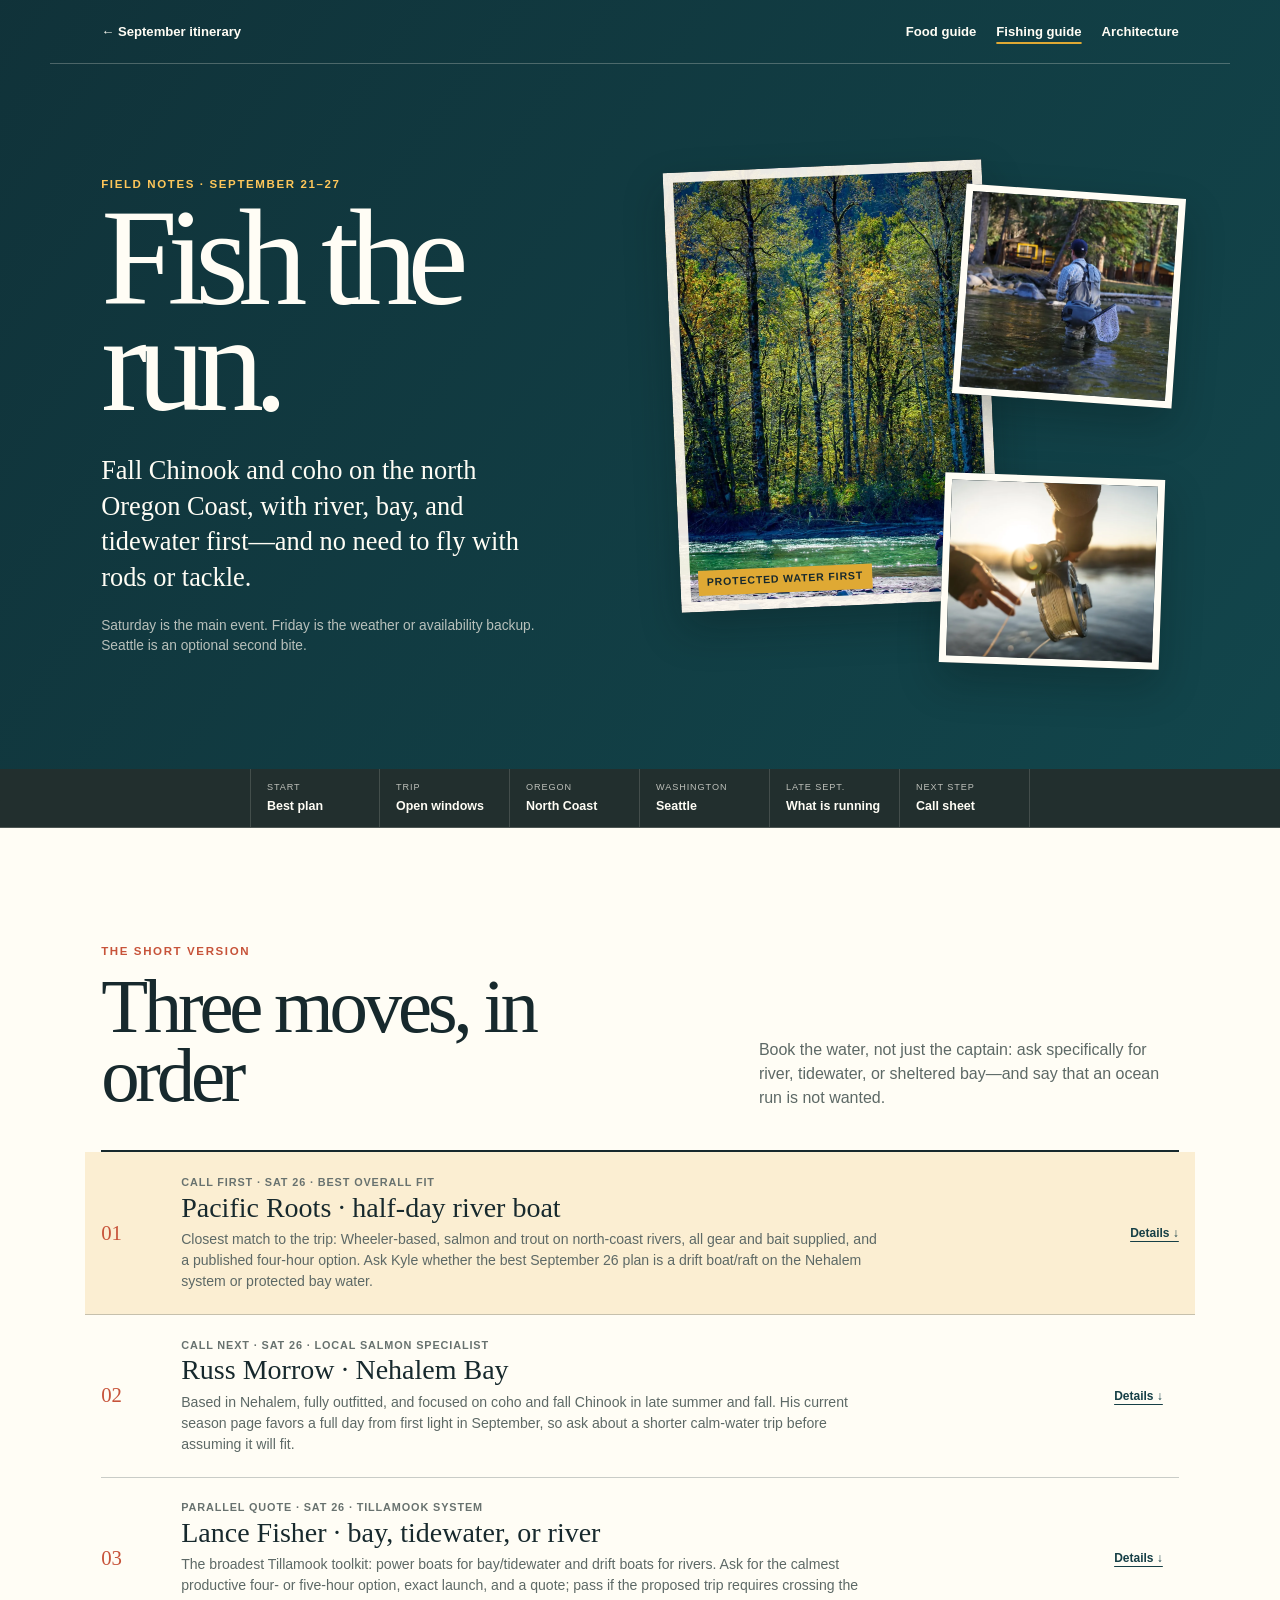
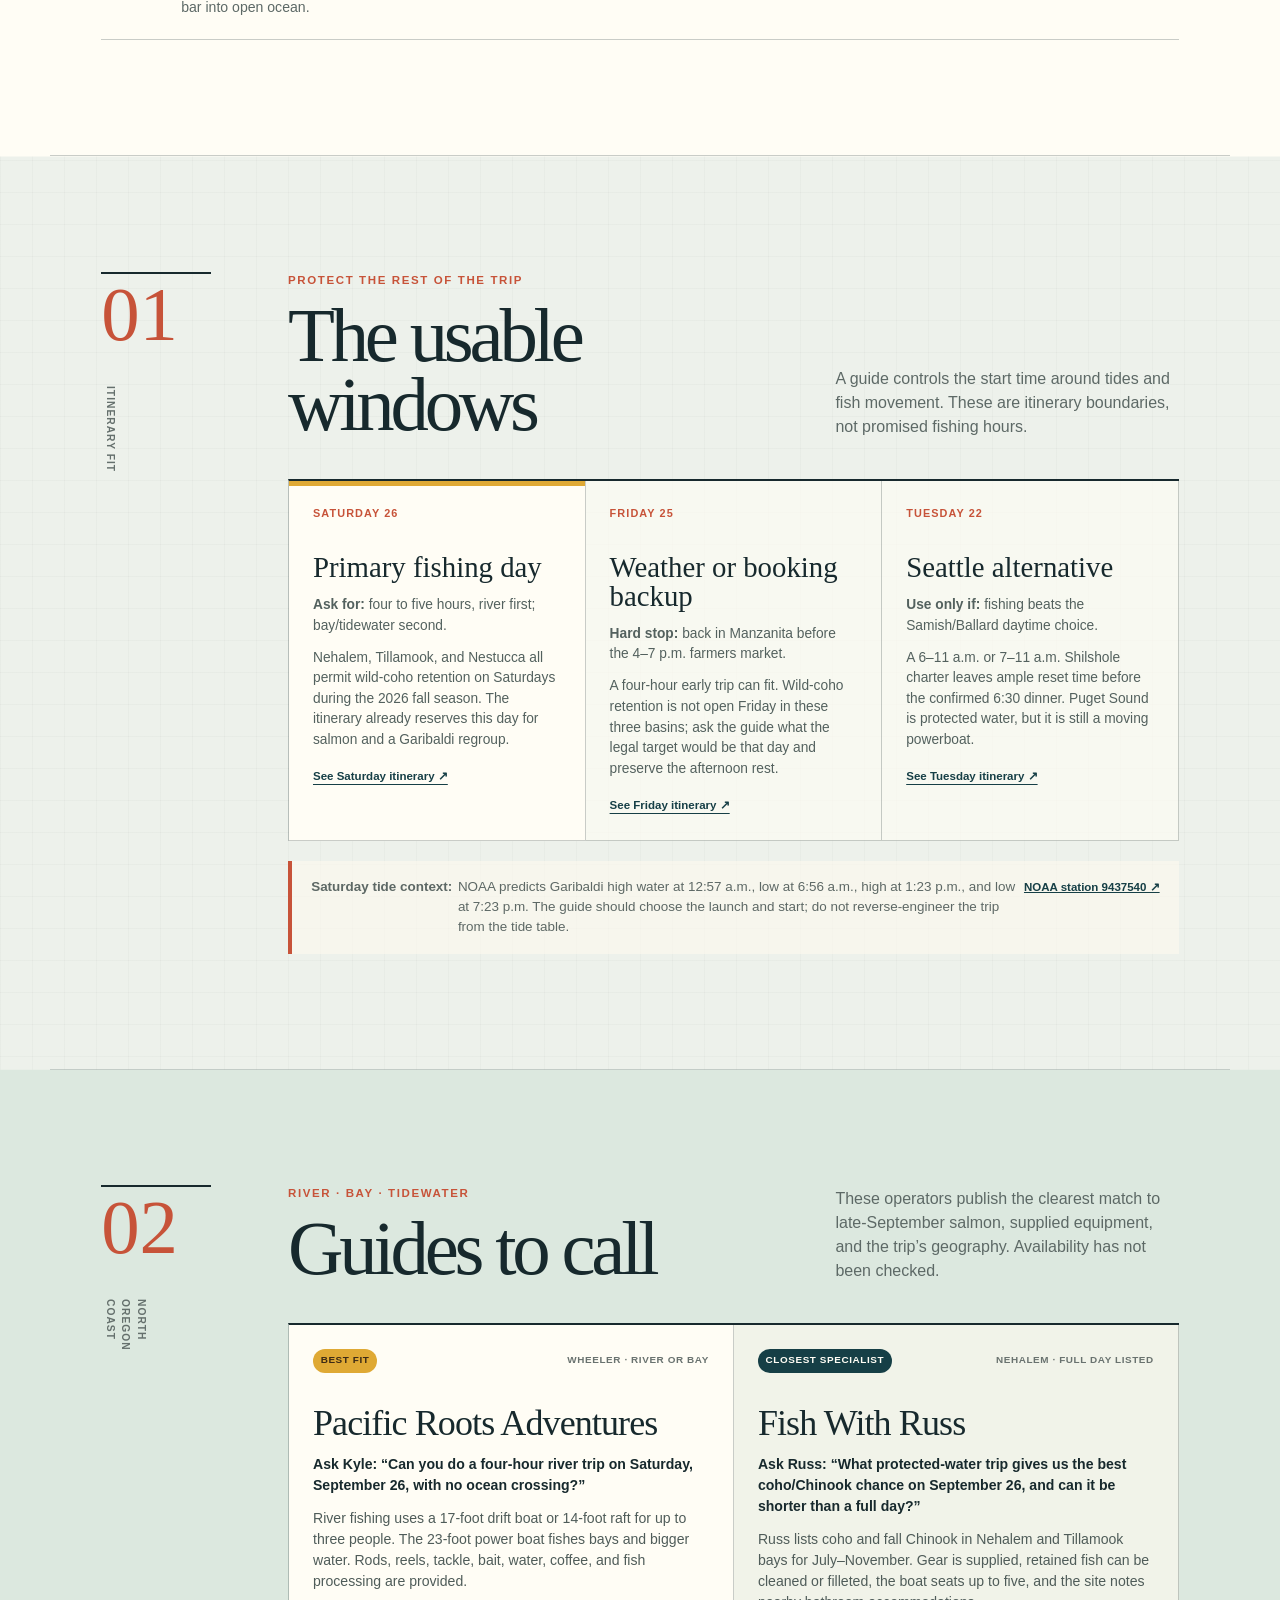
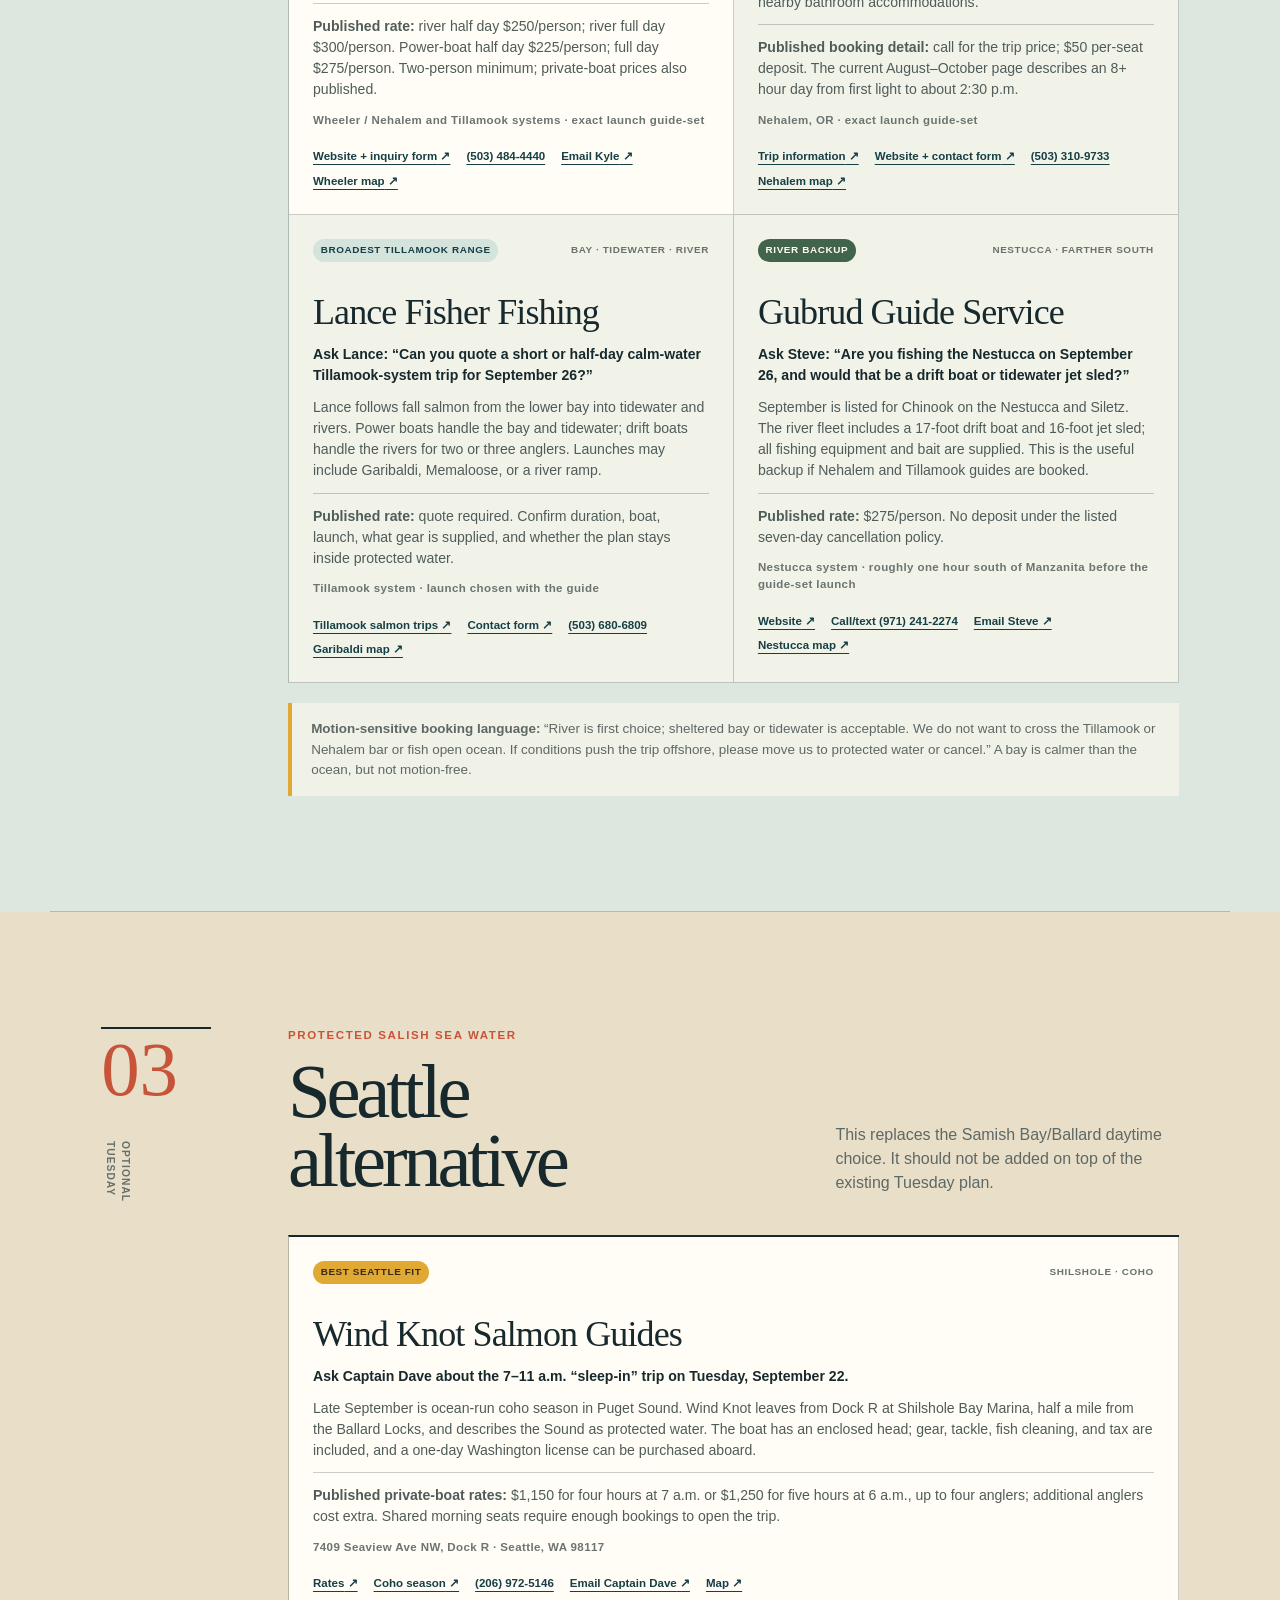
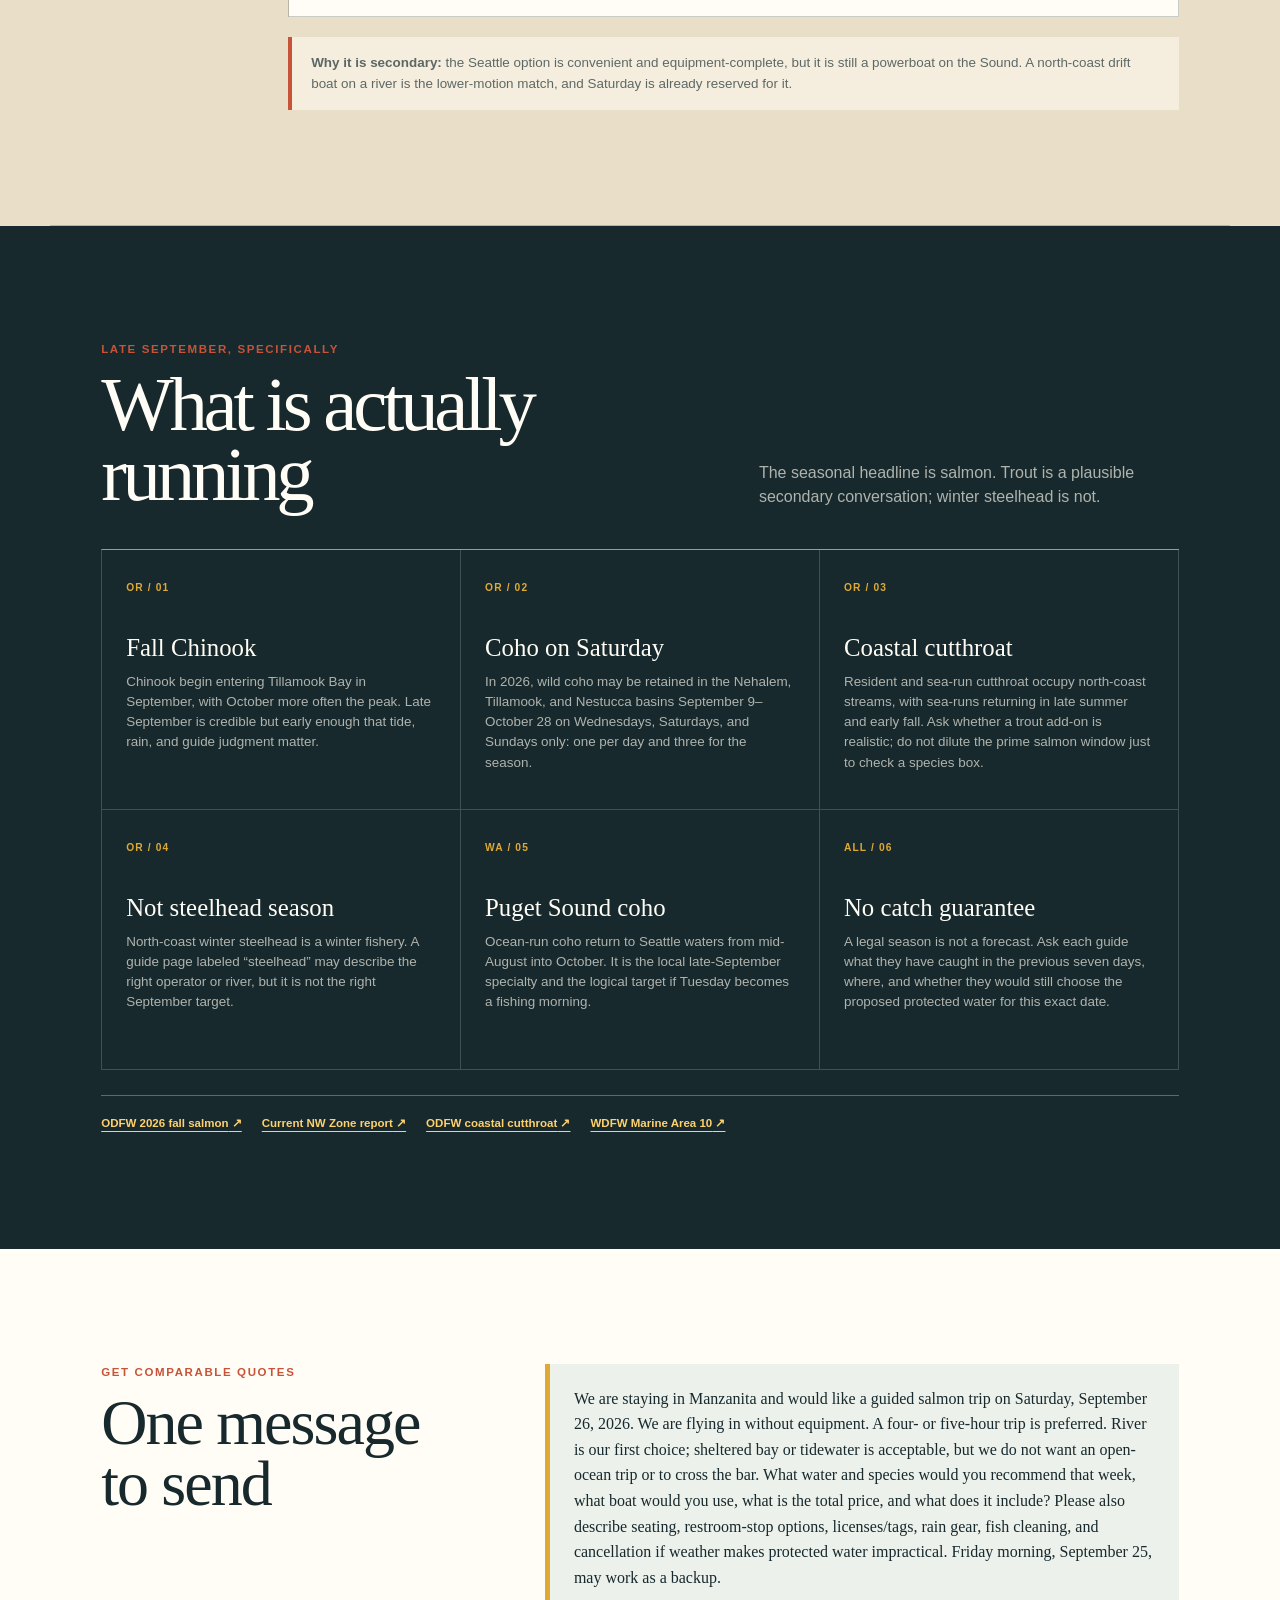
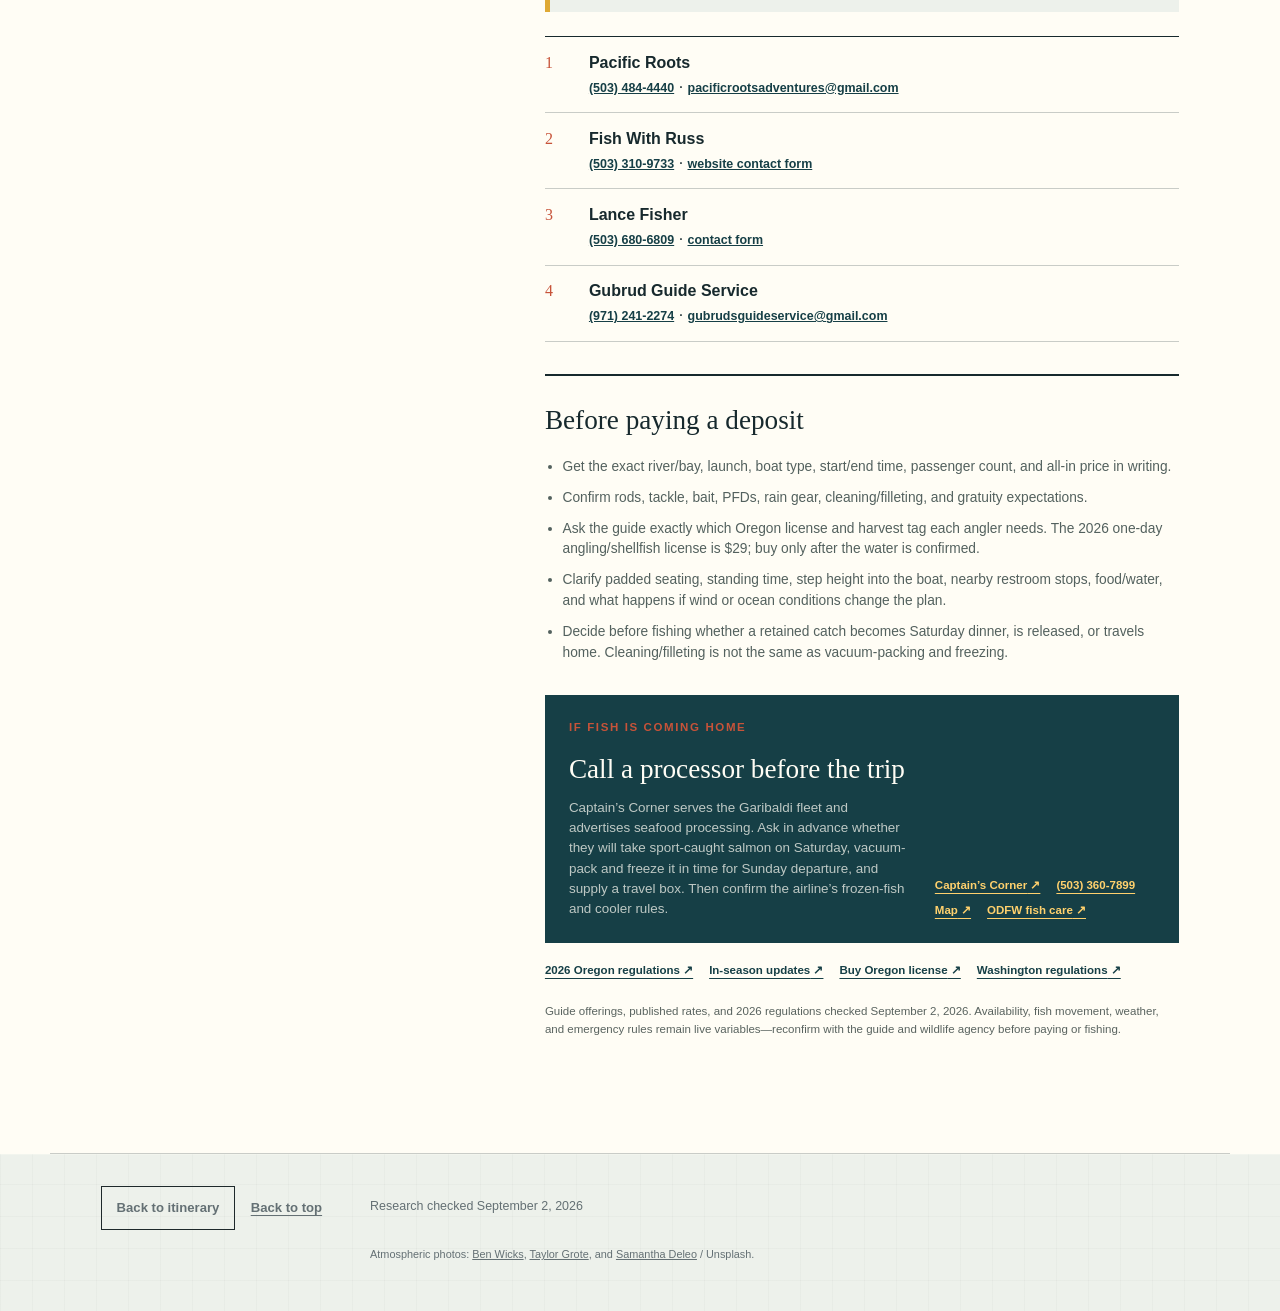
<file: fishing.html>
<!doctype html>
<html lang="en">
  <head>
    <meta charset="utf-8" />
    <meta name="viewport" content="width=device-width, initial-scale=1" />
    <meta name="theme-color" content="#163f46" />
    <meta name="robots" content="noindex, nofollow" />
    <meta
      name="description"
      content="A practical guided-fishing field guide for Seattle and the north Oregon Coast, September 21–27, 2026."
    />
    <title>Fishing field guide · Seattle → Oregon Coast</title>
    <link rel="manifest" href="manifest.webmanifest" />
    <link rel="stylesheet" href="styles.css?v=20260920-arch" />
    <link rel="stylesheet" href="food.css?v=20260920-arch" />
    <link rel="stylesheet" href="fishing.css?v=20260920-arch" />
  </head>
  <body class="food-page fishing-page">
    <a class="skip-link" href="#shortlist">Skip to fishing shortlist</a>

    <header class="food-hero fishing-hero" id="top">
      <nav class="topbar food-topbar" aria-label="Primary navigation">
        <a class="wordmark" href="index.html">← September itinerary</a>
        <div class="nav-links">
          <a class="food-nav-link" href="food.html" aria-label="Food guide"><span class="guide-label-full">Food guide</span><span class="guide-label-short">Food</span></a>
          <a class="fishing-nav-link active" href="fishing.html" aria-current="page" aria-label="Fishing guide"><span class="guide-label-full">Fishing guide</span><span class="guide-label-short">Fishing</span></a>
          <a class="arch-nav-link" href="architecture.html" aria-label="Architecture guide"><span class="guide-label-full">Architecture</span><span class="guide-label-short">Arch</span></a>
        </div>
      </nav>

      <div class="food-hero-grid">
        <div class="food-hero-copy">
          <p class="eyebrow">Field notes · September 21–27</p>
          <h1>Fish the run.</h1>
          <p class="food-deck">
            Fall Chinook and coho on the north Oregon Coast, with river, bay,
            and tidewater first—and no need to fly with rods or tackle.
          </p>
          <p class="hero-note">Saturday is the main event. Friday is the weather or availability backup. Seattle is an optional second bite.</p>
        </div>

        <div class="food-photo-collage" aria-label="River fishing photographs">
          <figure class="photo-main fishing-photo-main">
            <img src="assets/fishing/river-angler.webp" alt="Angler standing in a calm forest river" width="1066" height="1600" />
            <figcaption>Protected water first</figcaption>
          </figure>
          <figure class="photo-small photo-market fishing-photo-river">
            <img src="assets/fishing/fly-fishing.webp" alt="Angler fly fishing in a shallow wooded stream" width="1400" height="933" />
          </figure>
          <figure class="photo-small photo-salmon fishing-photo-gear">
            <img src="assets/fishing/fishing-reel.webp" alt="Close view of an angler using a fishing reel" width="1400" height="788" />
          </figure>
        </div>
      </div>
    </header>

    <nav class="food-jump" aria-label="Jump to a fishing guide section">
      <a href="#shortlist"><small>Start</small><strong>Best plan</strong></a>
      <a href="#windows"><small>Trip</small><strong>Open windows</strong></a>
      <a href="#north-coast"><small>Oregon</small><strong>North Coast</strong></a>
      <a href="#seattle"><small>Washington</small><strong>Seattle</strong></a>
      <a href="#season"><small>Late Sept.</small><strong>What is running</strong></a>
      <a href="#contact"><small>Next step</small><strong>Call sheet</strong></a>
    </nav>

    <main>
      <section class="food-section priority-section" id="shortlist" aria-labelledby="shortlist-title">
        <div class="food-section-heading">
          <div>
            <p class="eyebrow">The short version</p>
            <h2 id="shortlist-title">Three moves, in order</h2>
          </div>
          <p>Book the water, not just the captain: ask specifically for river, tidewater, or sheltered bay—and say that an ocean run is not wanted.</p>
        </div>

        <ol class="priority-list">
          <li class="priority-highlight">
            <span class="priority-number">01</span>
            <div>
              <p class="priority-when">Call first · Sat 26 · best overall fit</p>
              <h3>Pacific Roots · half-day river boat</h3>
              <p>Closest match to the trip: Wheeler-based, salmon and trout on north-coast rivers, all gear and bait supplied, and a published four-hour option. Ask Kyle whether the best September 26 plan is a drift boat/raft on the Nehalem system or protected bay water.</p>
            </div>
            <a href="#pacific-roots">Details ↓</a>
          </li>
          <li>
            <span class="priority-number">02</span>
            <div>
              <p class="priority-when">Call next · Sat 26 · local salmon specialist</p>
              <h3>Russ Morrow · Nehalem Bay</h3>
              <p>Based in Nehalem, fully outfitted, and focused on coho and fall Chinook in late summer and fall. His current season page favors a full day from first light in September, so ask about a shorter calm-water trip before assuming it will fit.</p>
            </div>
            <a href="#fish-with-russ">Details ↓</a>
          </li>
          <li>
            <span class="priority-number">03</span>
            <div>
              <p class="priority-when">Parallel quote · Sat 26 · Tillamook system</p>
              <h3>Lance Fisher · bay, tidewater, or river</h3>
              <p>The broadest Tillamook toolkit: power boats for bay/tidewater and drift boats for rivers. Ask for the calmest productive four- or five-hour option, exact launch, and a quote; pass if the proposed trip requires crossing the bar into open ocean.</p>
            </div>
            <a href="#lance-fisher">Details ↓</a>
          </li>
        </ol>
      </section>

      <section class="food-section region-section" id="windows" aria-labelledby="windows-title">
        <div class="region-marker"><span>01</span><p>Itinerary fit</p></div>
        <div class="region-content">
          <div class="food-section-heading compact-heading">
            <div>
              <p class="eyebrow">Protect the rest of the trip</p>
              <h2 id="windows-title">The usable windows</h2>
            </div>
            <p>A guide controls the start time around tides and fish movement. These are itinerary boundaries, not promised fishing hours.</p>
          </div>

          <div class="window-grid">
            <article class="window-card preferred-window">
              <p class="window-date">Saturday 26</p>
              <h3>Primary fishing day</h3>
              <p><strong>Ask for:</strong> four to five hours, river first; bay/tidewater second.</p>
              <p>Nehalem, Tillamook, and Nestucca all permit wild-coho retention on Saturdays during the 2026 fall season. The itinerary already reserves this day for salmon and a Garibaldi regroup.</p>
              <a href="index.html#day-2026-09-26">See Saturday itinerary ↗</a>
            </article>
            <article class="window-card">
              <p class="window-date">Friday 25</p>
              <h3>Weather or booking backup</h3>
              <p><strong>Hard stop:</strong> back in Manzanita before the 4–7 p.m. farmers market.</p>
              <p>A four-hour early trip can fit. Wild-coho retention is not open Friday in these three basins; ask the guide what the legal target would be that day and preserve the afternoon rest.</p>
              <a href="index.html#day-2026-09-25">See Friday itinerary ↗</a>
            </article>
            <article class="window-card">
              <p class="window-date">Tuesday 22</p>
              <h3>Seattle alternative</h3>
              <p><strong>Use only if:</strong> fishing beats the Samish/Ballard daytime choice.</p>
              <p>A 6–11 a.m. or 7–11 a.m. Shilshole charter leaves ample reset time before the confirmed 6:30 dinner. Puget Sound is protected water, but it is still a moving powerboat.</p>
              <a href="index.html#day-2026-09-22">See Tuesday itinerary ↗</a>
            </article>
          </div>

          <aside class="route-note tide-note">
            <strong>Saturday tide context:</strong> NOAA predicts Garibaldi high water at 12:57 a.m., low at 6:56 a.m., high at 1:23 p.m., and low at 7:23 p.m. The guide should choose the launch and start; do not reverse-engineer the trip from the tide table.
            <a href="https://tidesandcurrents.noaa.gov/stationhome.html?id=9437540" target="_blank" rel="noreferrer">NOAA station 9437540 ↗</a>
          </aside>
        </div>
      </section>

      <section class="food-section region-section region-coast" id="north-coast" aria-labelledby="north-coast-title">
        <div class="region-marker"><span>02</span><p>North Oregon Coast</p></div>
        <div class="region-content">
          <div class="food-section-heading compact-heading">
            <div>
              <p class="eyebrow">River · bay · tidewater</p>
              <h2 id="north-coast-title">Guides to call</h2>
            </div>
            <p>These operators publish the clearest match to late-September salmon, supplied equipment, and the trip’s geography. Availability has not been checked.</p>
          </div>

          <div class="food-cards">
            <article class="food-card featured-card" id="pacific-roots">
              <div class="card-kicker"><span class="pick-chip special">Best fit</span><span>Wheeler · river or bay</span></div>
              <h3>Pacific Roots Adventures</h3>
              <p class="order-line">Ask Kyle: “Can you do a four-hour river trip on Saturday, September 26, with no ocean crossing?”</p>
              <p>River fishing uses a 17-foot drift boat or 14-foot raft for up to three people. The 23-foot power boat fishes bays and bigger water. Rods, reels, tackle, bait, water, coffee, and fish processing are provided.</p>
              <p class="rate-line"><strong>Published rate:</strong> river half day $250/person; river full day $300/person. Power-boat half day $225/person; full day $275/person. Two-person minimum; private-boat prices also published.</p>
              <p class="address">Wheeler / Nehalem and Tillamook systems · exact launch guide-set</p>
              <div class="card-links">
                <a href="https://www.pacificrootsadventures.com/" target="_blank" rel="noreferrer">Website + inquiry form</a>
                <a href="tel:+15034844440">(503) 484-4440</a>
                <a href="mailto:pacificrootsadventures@gmail.com">Email Kyle</a>
                <a href="https://www.google.com/maps/search/?api=1&amp;query=Wheeler+Oregon" target="_blank" rel="noreferrer">Wheeler map</a>
              </div>
            </article>

            <article class="food-card" id="fish-with-russ">
              <div class="card-kicker"><span class="pick-chip">Closest specialist</span><span>Nehalem · full day listed</span></div>
              <h3>Fish With Russ</h3>
              <p class="order-line">Ask Russ: “What protected-water trip gives us the best coho/Chinook chance on September 26, and can it be shorter than a full day?”</p>
              <p>Russ lists coho and fall Chinook in Nehalem and Tillamook bays for July–November. Gear is supplied, retained fish can be cleaned or filleted, the boat seats up to five, and the site notes nearby bathroom accommodations.</p>
              <p class="rate-line"><strong>Published booking detail:</strong> call for the trip price; $50 per-seat deposit. The current August–October page describes an 8+ hour day from first light to about 2:30 p.m.</p>
              <p class="address">Nehalem, OR · exact launch guide-set</p>
              <div class="card-links">
                <a href="https://fishwithruss.com/fishing-information/" target="_blank" rel="noreferrer">Trip information</a>
                <a href="https://fishwithruss.com/" target="_blank" rel="noreferrer">Website + contact form</a>
                <a href="tel:+15033109733">(503) 310-9733</a>
                <a href="https://www.google.com/maps/search/?api=1&amp;query=Nehalem+Oregon" target="_blank" rel="noreferrer">Nehalem map</a>
              </div>
            </article>

            <article class="food-card" id="lance-fisher">
              <div class="card-kicker"><span class="pick-chip alternate">Broadest Tillamook range</span><span>Bay · tidewater · river</span></div>
              <h3>Lance Fisher Fishing</h3>
              <p class="order-line">Ask Lance: “Can you quote a short or half-day calm-water Tillamook-system trip for September 26?”</p>
              <p>Lance follows fall salmon from the lower bay into tidewater and rivers. Power boats handle the bay and tidewater; drift boats handle the rivers for two or three anglers. Launches may include Garibaldi, Memaloose, or a river ramp.</p>
              <p class="rate-line"><strong>Published rate:</strong> quote required. Confirm duration, boat, launch, what gear is supplied, and whether the plan stays inside protected water.</p>
              <p class="address">Tillamook system · launch chosen with the guide</p>
              <div class="card-links">
                <a href="https://lancefisherfishing.com/tillamook-salmon-fishing/" target="_blank" rel="noreferrer">Tillamook salmon trips</a>
                <a href="https://lancefisherfishing.com/contact/" target="_blank" rel="noreferrer">Contact form</a>
                <a href="tel:+15036806809">(503) 680-6809</a>
                <a href="https://www.google.com/maps/search/?api=1&amp;query=Garibaldi+Boat+Basin+Oregon" target="_blank" rel="noreferrer">Garibaldi map</a>
              </div>
            </article>

            <article class="food-card" id="gubrud">
              <div class="card-kicker"><span class="pick-chip tiny">River backup</span><span>Nestucca · farther south</span></div>
              <h3>Gubrud Guide Service</h3>
              <p class="order-line">Ask Steve: “Are you fishing the Nestucca on September 26, and would that be a drift boat or tidewater jet sled?”</p>
              <p>September is listed for Chinook on the Nestucca and Siletz. The river fleet includes a 17-foot drift boat and 16-foot jet sled; all fishing equipment and bait are supplied. This is the useful backup if Nehalem and Tillamook guides are booked.</p>
              <p class="rate-line"><strong>Published rate:</strong> $275/person. No deposit under the listed seven-day cancellation policy.</p>
              <p class="address">Nestucca system · roughly one hour south of Manzanita before the guide-set launch</p>
              <div class="card-links">
                <a href="https://www.gubrudguideservice.com/" target="_blank" rel="noreferrer">Website</a>
                <a href="tel:+19712412274">Call/text (971) 241-2274</a>
                <a href="mailto:gubrudsguideservice@gmail.com">Email Steve</a>
                <a href="https://www.google.com/maps/search/?api=1&amp;query=Nestucca+River+Oregon" target="_blank" rel="noreferrer">Nestucca map</a>
              </div>
            </article>
          </div>

          <aside class="route-note motion-note">
            <strong>Motion-sensitive booking language:</strong> “River is first choice; sheltered bay or tidewater is acceptable. We do not want to cross the Tillamook or Nehalem bar or fish open ocean. If conditions push the trip offshore, please move us to protected water or cancel.” A bay is calmer than the ocean, but not motion-free.
          </aside>
        </div>
      </section>

      <section class="food-section region-section region-warm" id="seattle" aria-labelledby="seattle-title">
        <div class="region-marker"><span>03</span><p>Optional Tuesday</p></div>
        <div class="region-content">
          <div class="food-section-heading compact-heading">
            <div>
              <p class="eyebrow">Protected Salish Sea water</p>
              <h2 id="seattle-title">Seattle alternative</h2>
            </div>
            <p>This replaces the Samish Bay/Ballard daytime choice. It should not be added on top of the existing Tuesday plan.</p>
          </div>

          <div class="food-cards one-up">
            <article class="food-card featured-card" id="wind-knot">
              <div class="card-kicker"><span class="pick-chip special">Best Seattle fit</span><span>Shilshole · coho</span></div>
              <h3>Wind Knot Salmon Guides</h3>
              <p class="order-line">Ask Captain Dave about the 7–11 a.m. “sleep-in” trip on Tuesday, September 22.</p>
              <p>Late September is ocean-run coho season in Puget Sound. Wind Knot leaves from Dock R at Shilshole Bay Marina, half a mile from the Ballard Locks, and describes the Sound as protected water. The boat has an enclosed head; gear, tackle, fish cleaning, and tax are included, and a one-day Washington license can be purchased aboard.</p>
              <p class="rate-line"><strong>Published private-boat rates:</strong> $1,150 for four hours at 7 a.m. or $1,250 for five hours at 6 a.m., up to four anglers; additional anglers cost extra. Shared morning seats require enough bookings to open the trip.</p>
              <p class="address">7409 Seaview Ave NW, Dock R · Seattle, WA 98117</p>
              <div class="card-links">
                <a href="https://www.salmonseattle.com/charter-fishing-rates" target="_blank" rel="noreferrer">Rates</a>
                <a href="https://www.salmonseattle.com/seattle-coho-salmon-fishing-charter-guides" target="_blank" rel="noreferrer">Coho season</a>
                <a href="tel:+12069725146">(206) 972-5146</a>
                <a href="mailto:CaptainDave@SalmonSeattle.com">Email Captain Dave</a>
                <a href="https://www.google.com/maps/search/?api=1&amp;query=Shilshole+Bay+Marina+Dock+R+7409+Seaview+Ave+NW+Seattle+WA" target="_blank" rel="noreferrer">Map</a>
              </div>
            </article>
          </div>

          <aside class="route-note">
            <strong>Why it is secondary:</strong> the Seattle option is convenient and equipment-complete, but it is still a powerboat on the Sound. A north-coast drift boat on a river is the lower-motion match, and Saturday is already reserved for it.
          </aside>
        </div>
      </section>

      <section class="food-section taste-section" id="season" aria-labelledby="season-title">
        <div class="food-section-heading">
          <div>
            <p class="eyebrow">Late September, specifically</p>
            <h2 id="season-title">What is actually running</h2>
          </div>
          <p>The seasonal headline is salmon. Trout is a plausible secondary conversation; winter steelhead is not.</p>
        </div>

        <div class="taste-grid fishing-season-grid">
          <article>
            <span class="taste-index">OR / 01</span>
            <h3>Fall Chinook</h3>
            <p>Chinook begin entering Tillamook Bay in September, with October more often the peak. Late September is credible but early enough that tide, rain, and guide judgment matter.</p>
          </article>
          <article>
            <span class="taste-index">OR / 02</span>
            <h3>Coho on Saturday</h3>
            <p>In 2026, wild coho may be retained in the Nehalem, Tillamook, and Nestucca basins September 9–October 28 on Wednesdays, Saturdays, and Sundays only: one per day and three for the season.</p>
          </article>
          <article>
            <span class="taste-index">OR / 03</span>
            <h3>Coastal cutthroat</h3>
            <p>Resident and sea-run cutthroat occupy north-coast streams, with sea-runs returning in late summer and early fall. Ask whether a trout add-on is realistic; do not dilute the prime salmon window just to check a species box.</p>
          </article>
          <article>
            <span class="taste-index">OR / 04</span>
            <h3>Not steelhead season</h3>
            <p>North-coast winter steelhead is a winter fishery. A guide page labeled “steelhead” may describe the right operator or river, but it is not the right September target.</p>
          </article>
          <article>
            <span class="taste-index">WA / 05</span>
            <h3>Puget Sound coho</h3>
            <p>Ocean-run coho return to Seattle waters from mid-August into October. It is the local late-September specialty and the logical target if Tuesday becomes a fishing morning.</p>
          </article>
          <article>
            <span class="taste-index">ALL / 06</span>
            <h3>No catch guarantee</h3>
            <p>A legal season is not a forecast. Ask each guide what they have caught in the previous seven days, where, and whether they would still choose the proposed protected water for this exact date.</p>
          </article>
        </div>

        <div class="season-links">
          <a href="https://myodfw.com/articles/fall-coastal-salmon-management" target="_blank" rel="noreferrer">ODFW 2026 fall salmon</a>
          <a href="https://myodfw.com/recreation-report/fishing-report/northwest-zone" target="_blank" rel="noreferrer">Current NW Zone report</a>
          <a href="https://myodfw.com/articles/7-tips-catching-coastal-cutthroat" target="_blank" rel="noreferrer">ODFW coastal cutthroat</a>
          <a href="https://wdfw.wa.gov/fishing/locations/marine-areas/seattle-bremerton-area" target="_blank" rel="noreferrer">WDFW Marine Area 10</a>
        </div>
      </section>

      <section class="food-section source-section contact-section" id="contact" aria-labelledby="contact-title">
        <div>
          <p class="eyebrow">Get comparable quotes</p>
          <h2 id="contact-title">One message to send</h2>
        </div>
        <div class="source-copy">
          <blockquote class="contact-script">
            We are staying in Manzanita and would like a guided salmon trip on Saturday, September 26, 2026. We are flying in without equipment. A four- or five-hour trip is preferred. River is our first choice; sheltered bay or tidewater is acceptable, but we do not want an open-ocean trip or to cross the bar. What water and species would you recommend that week, what boat would you use, what is the total price, and what does it include? Please also describe seating, restroom-stop options, licenses/tags, rain gear, fish cleaning, and cancellation if weather makes protected water impractical. Friday morning, September 25, may work as a backup.
          </blockquote>

          <ol class="call-order">
            <li><span>1</span><p><strong>Pacific Roots</strong><a href="tel:+15034844440">(503) 484-4440</a> · <a href="mailto:pacificrootsadventures@gmail.com">pacificrootsadventures@gmail.com</a></p></li>
            <li><span>2</span><p><strong>Fish With Russ</strong><a href="tel:+15033109733">(503) 310-9733</a> · <a href="https://fishwithruss.com/" target="_blank" rel="noreferrer">website contact form</a></p></li>
            <li><span>3</span><p><strong>Lance Fisher</strong><a href="tel:+15036806809">(503) 680-6809</a> · <a href="https://lancefisherfishing.com/contact/" target="_blank" rel="noreferrer">contact form</a></p></li>
            <li><span>4</span><p><strong>Gubrud Guide Service</strong><a href="tel:+19712412274">(971) 241-2274</a> · <a href="mailto:gubrudsguideservice@gmail.com">gubrudsguideservice@gmail.com</a></p></li>
          </ol>

          <div class="booking-checklist">
            <h3>Before paying a deposit</h3>
            <ul>
              <li>Get the exact river/bay, launch, boat type, start/end time, passenger count, and all-in price in writing.</li>
              <li>Confirm rods, tackle, bait, PFDs, rain gear, cleaning/filleting, and gratuity expectations.</li>
              <li>Ask the guide exactly which Oregon license and harvest tag each angler needs. The 2026 one-day angling/shellfish license is $29; buy only after the water is confirmed.</li>
              <li>Clarify padded seating, standing time, step height into the boat, nearby restroom stops, food/water, and what happens if wind or ocean conditions change the plan.</li>
              <li>Decide before fishing whether a retained catch becomes Saturday dinner, is released, or travels home. Cleaning/filleting is not the same as vacuum-packing and freezing.</li>
            </ul>
          </div>

          <aside class="processing-note">
            <div>
              <p class="eyebrow">If fish is coming home</p>
              <h3>Call a processor before the trip</h3>
              <p>Captain’s Corner serves the Garibaldi fleet and advertises seafood processing. Ask in advance whether they will take sport-caught salmon on Saturday, vacuum-pack and freeze it in time for Sunday departure, and supply a travel box. Then confirm the airline’s frozen-fish and cooler rules.</p>
            </div>
            <div class="card-links">
              <a href="https://gotillamook.com/poi/captains-corner/" target="_blank" rel="noreferrer">Captain’s Corner</a>
              <a href="tel:+15033607899">(503) 360-7899</a>
              <a href="https://www.google.com/maps/search/?api=1&amp;query=Captains+Corner+500+Biak+Ave+Garibaldi+OR" target="_blank" rel="noreferrer">Map</a>
              <a href="https://myodfw.com/articles/how-clean-and-keep-your-catch" target="_blank" rel="noreferrer">ODFW fish care</a>
            </div>
          </aside>

          <div class="source-links">
            <a href="https://myodfw.com/sites/default/files/2025-11/26_Fish_regs.pdf" target="_blank" rel="noreferrer">2026 Oregon regulations</a>
            <a href="https://myodfw.com/fishing/seasonal-opportunities" target="_blank" rel="noreferrer">In-season updates</a>
            <a href="https://odfw.huntfishoregon.com/login" target="_blank" rel="noreferrer">Buy Oregon license</a>
            <a href="https://wdfw.wa.gov/fishing/regulations" target="_blank" rel="noreferrer">Washington regulations</a>
          </div>
          <p class="research-note">Guide offerings, published rates, and 2026 regulations checked September 2, 2026. Availability, fish movement, weather, and emergency rules remain live variables—reconfirm with the guide and wildlife agency before paying or fishing.</p>
        </div>
      </section>
    </main>

    <footer class="food-footer">
      <div>
        <a class="button" href="index.html">Back to itinerary</a>
        <a class="text-link" href="#top">Back to top</a>
      </div>
      <p>Research checked September 2, 2026</p>
      <p class="photo-credit">
        Atmospheric photos: <a href="https://unsplash.com/photos/man-in-river-facing-trees-rH5EgcSes58" target="_blank" rel="noreferrer">Ben Wicks</a>,
        <a href="https://unsplash.com/photos/man-fishing-river-at-daytime-hA9GQ9QzLt4" target="_blank" rel="noreferrer">Taylor Grote</a>, and
        <a href="https://unsplash.com/photos/person-holding-fishing-rod-with-reel-v4oVgg5Vp5k" target="_blank" rel="noreferrer">Samantha Deleo</a> / Unsplash.
      </p>
    </footer>
  </body>
</html>
</file>
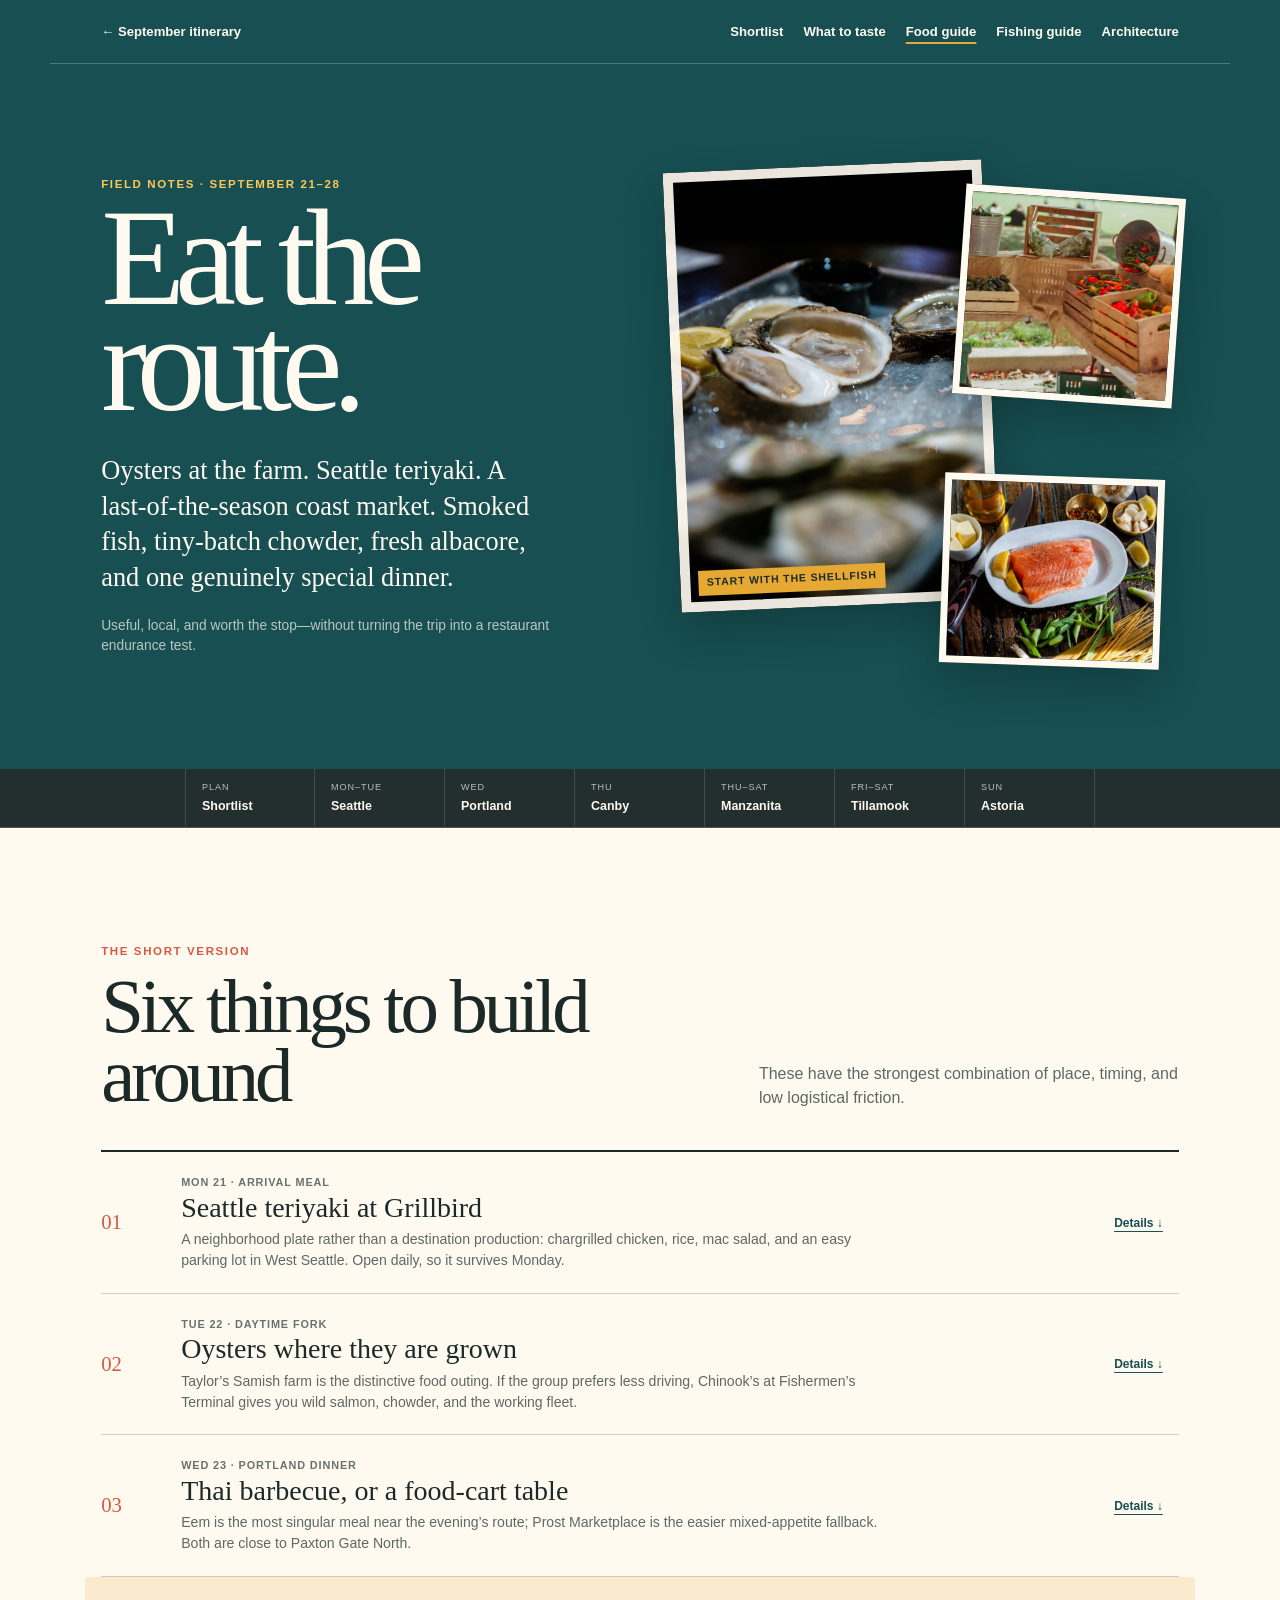
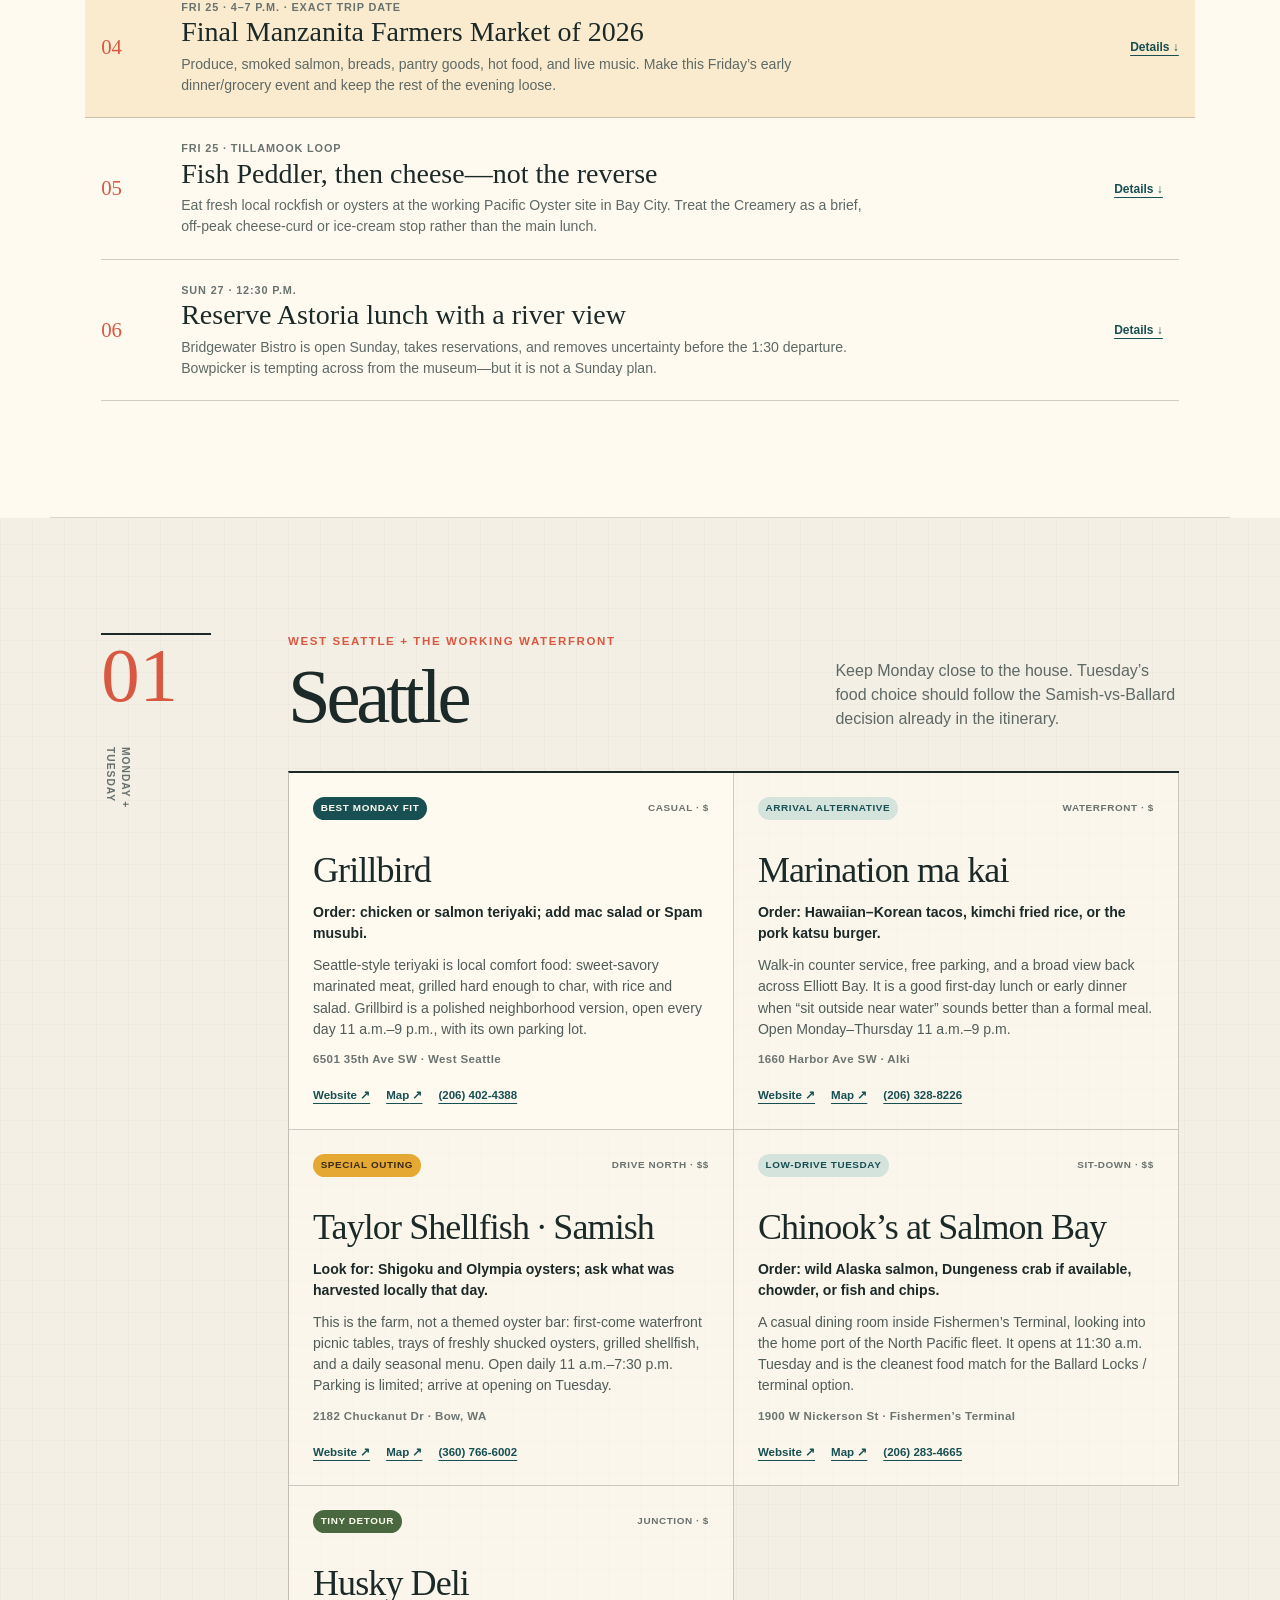
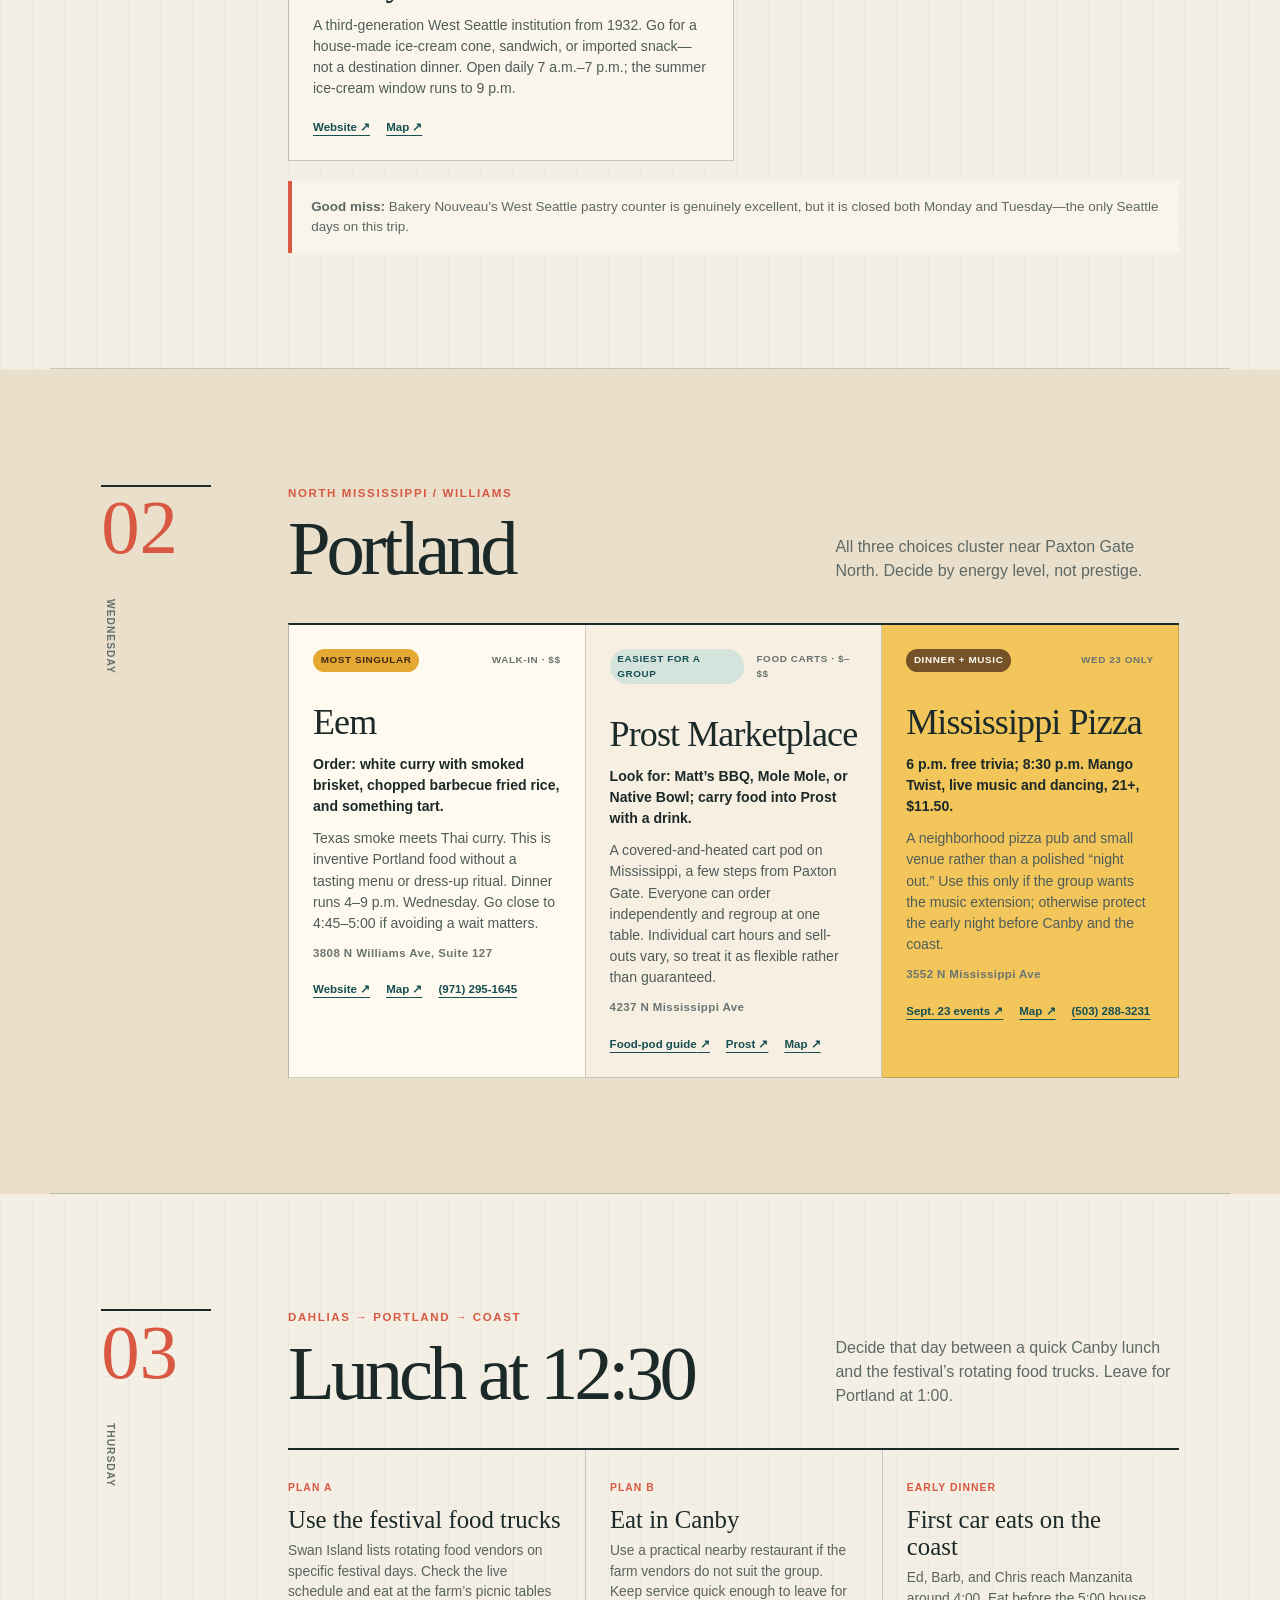
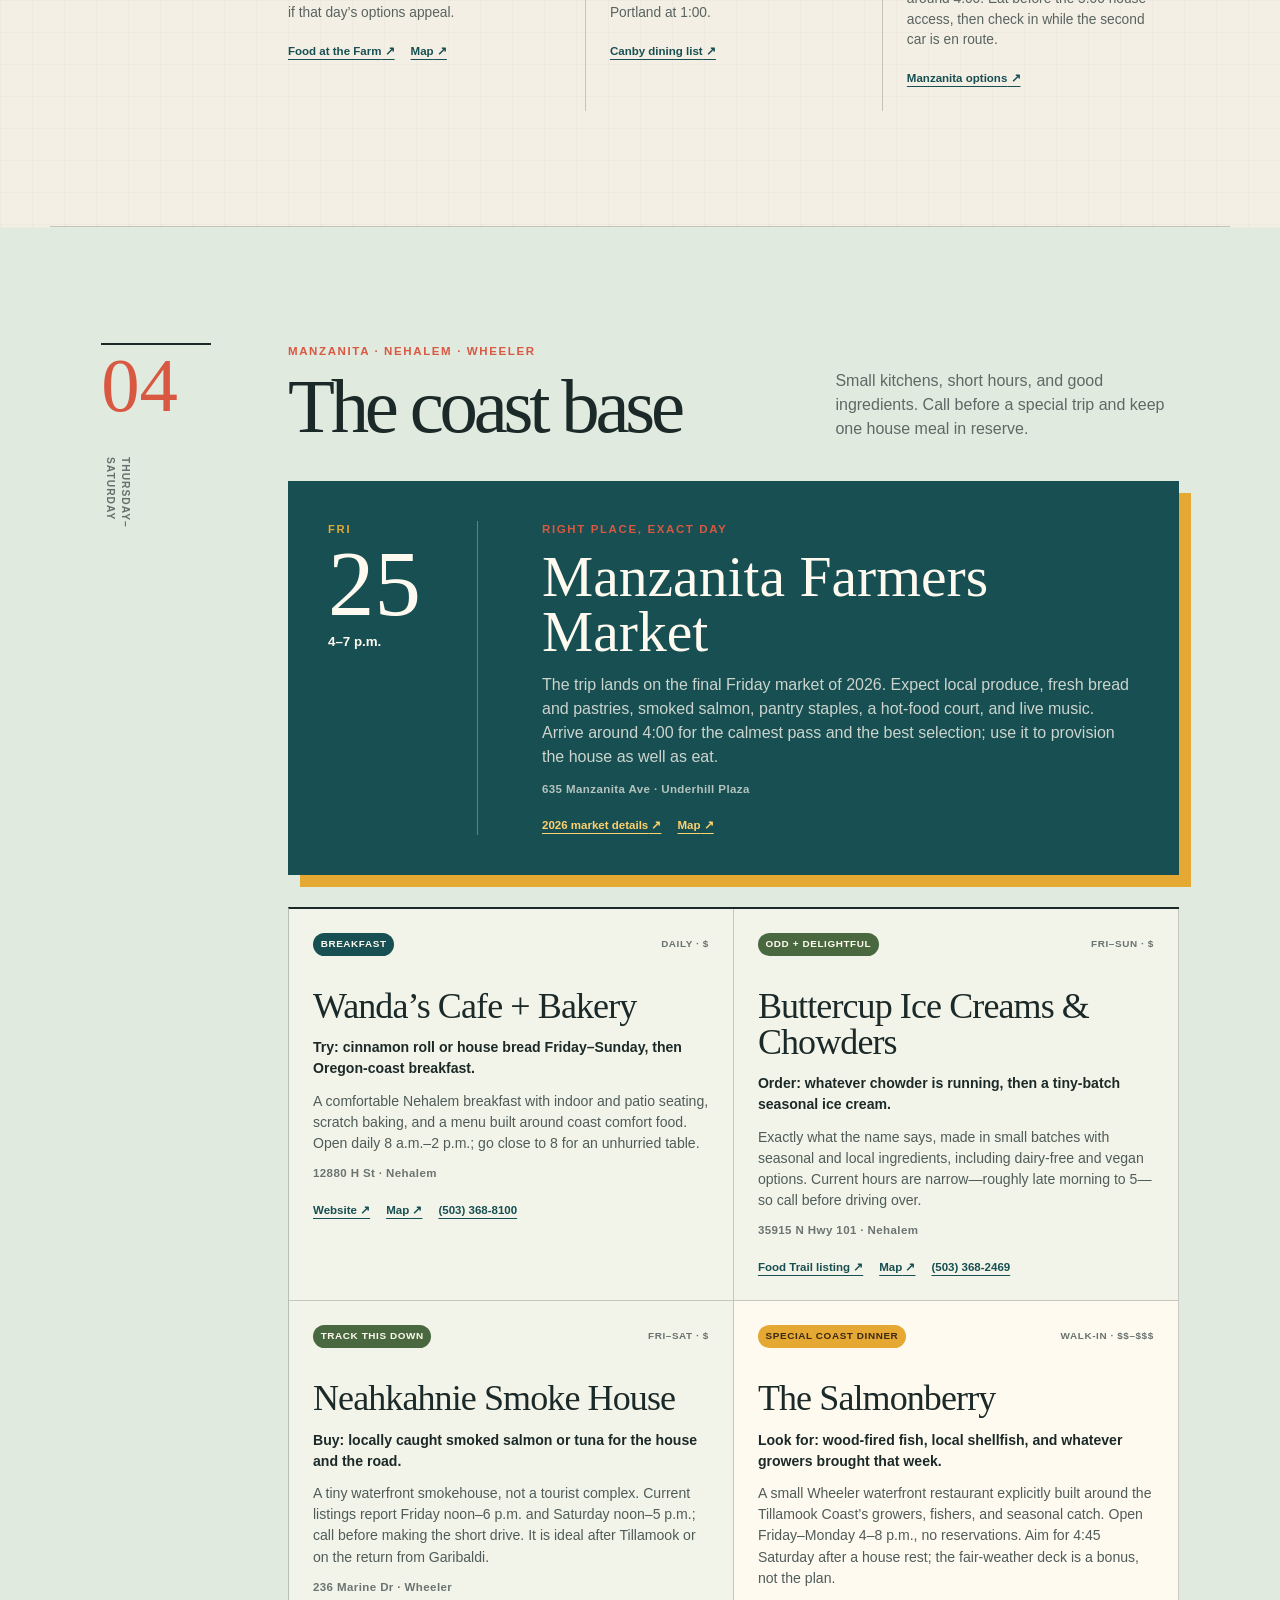
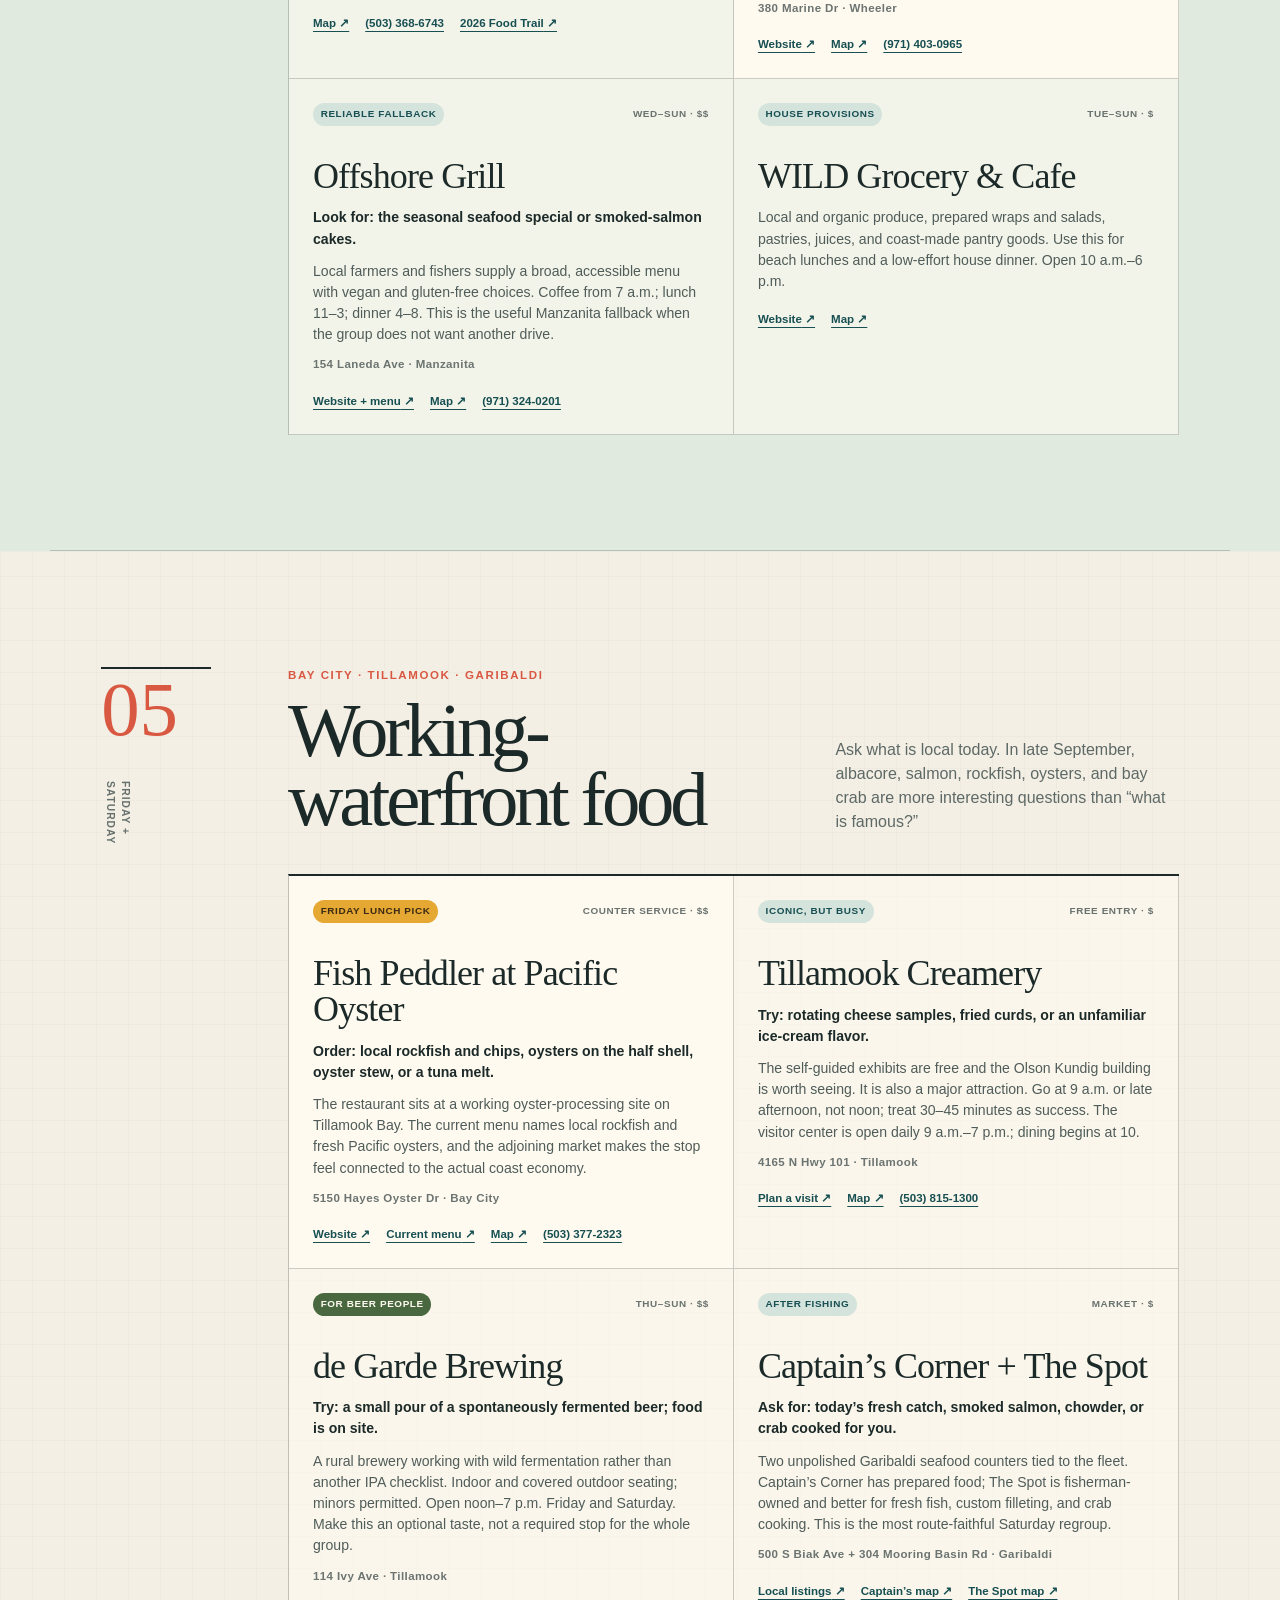
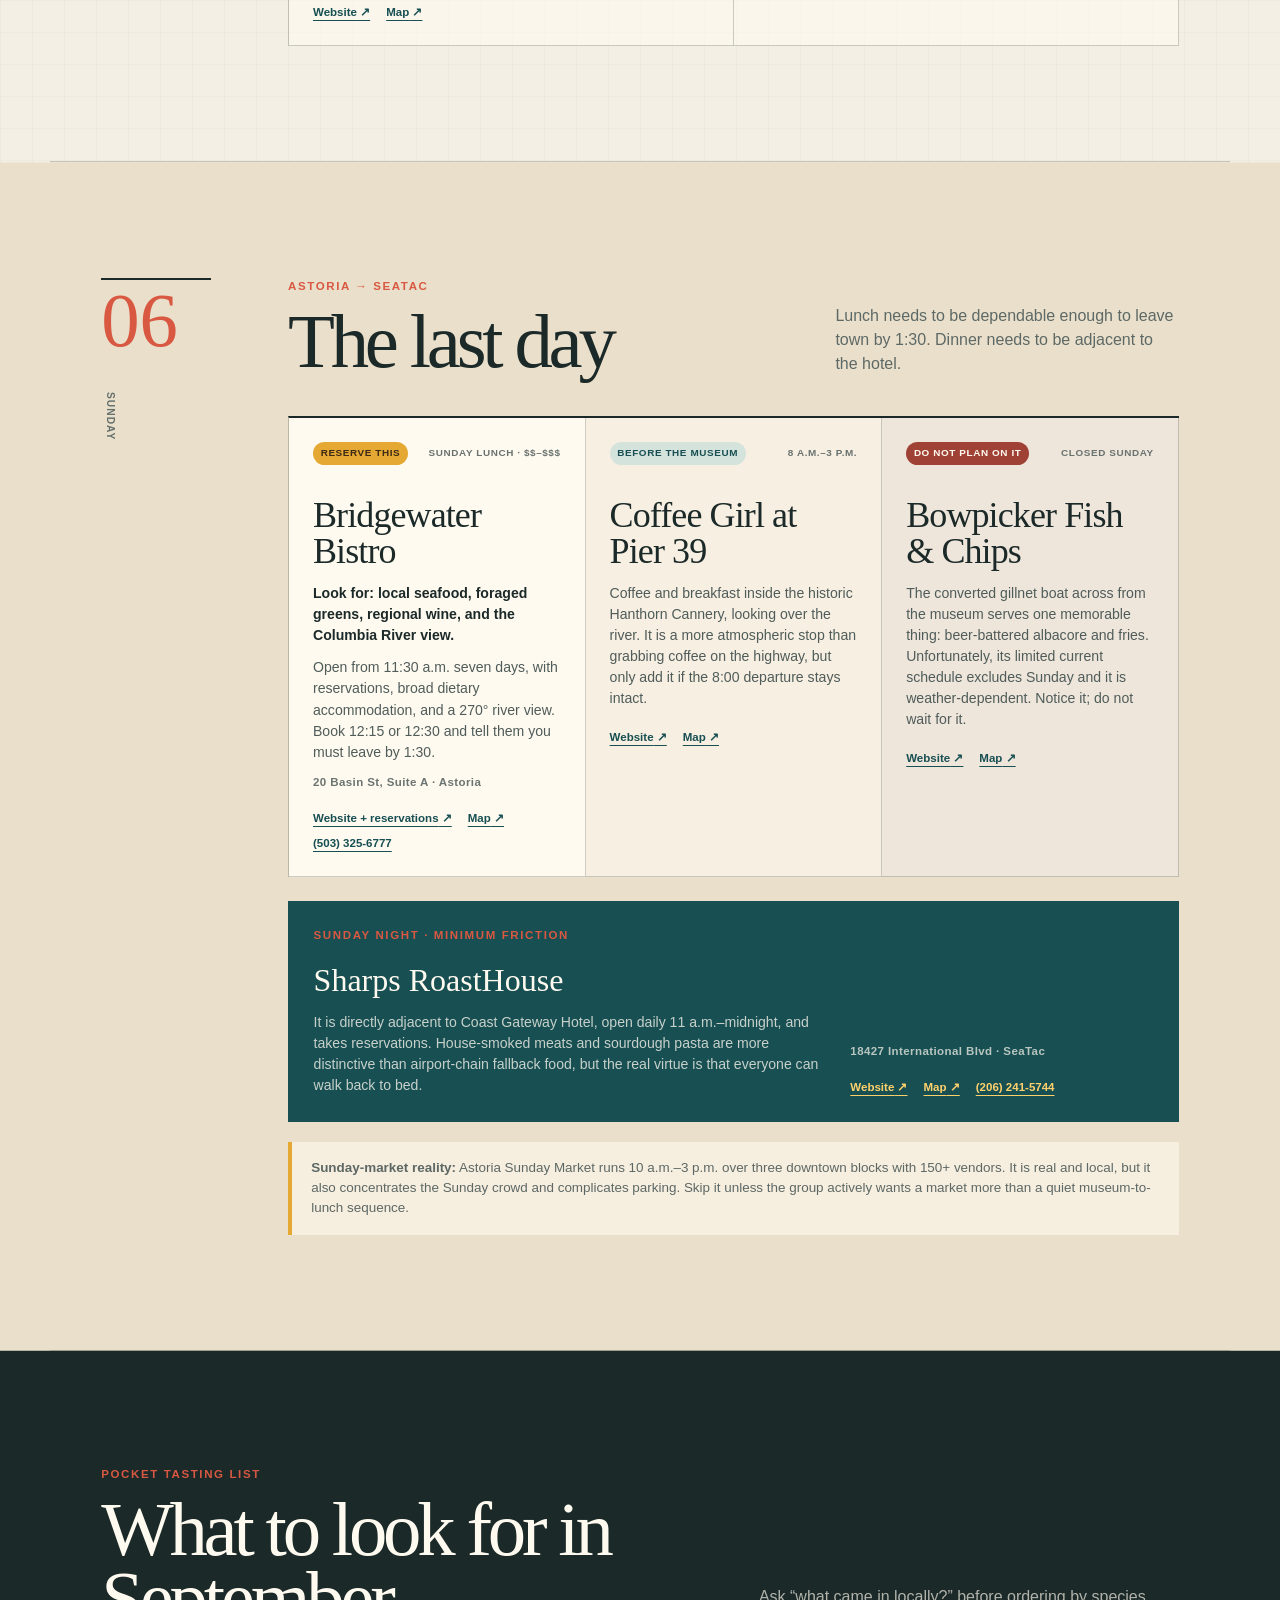
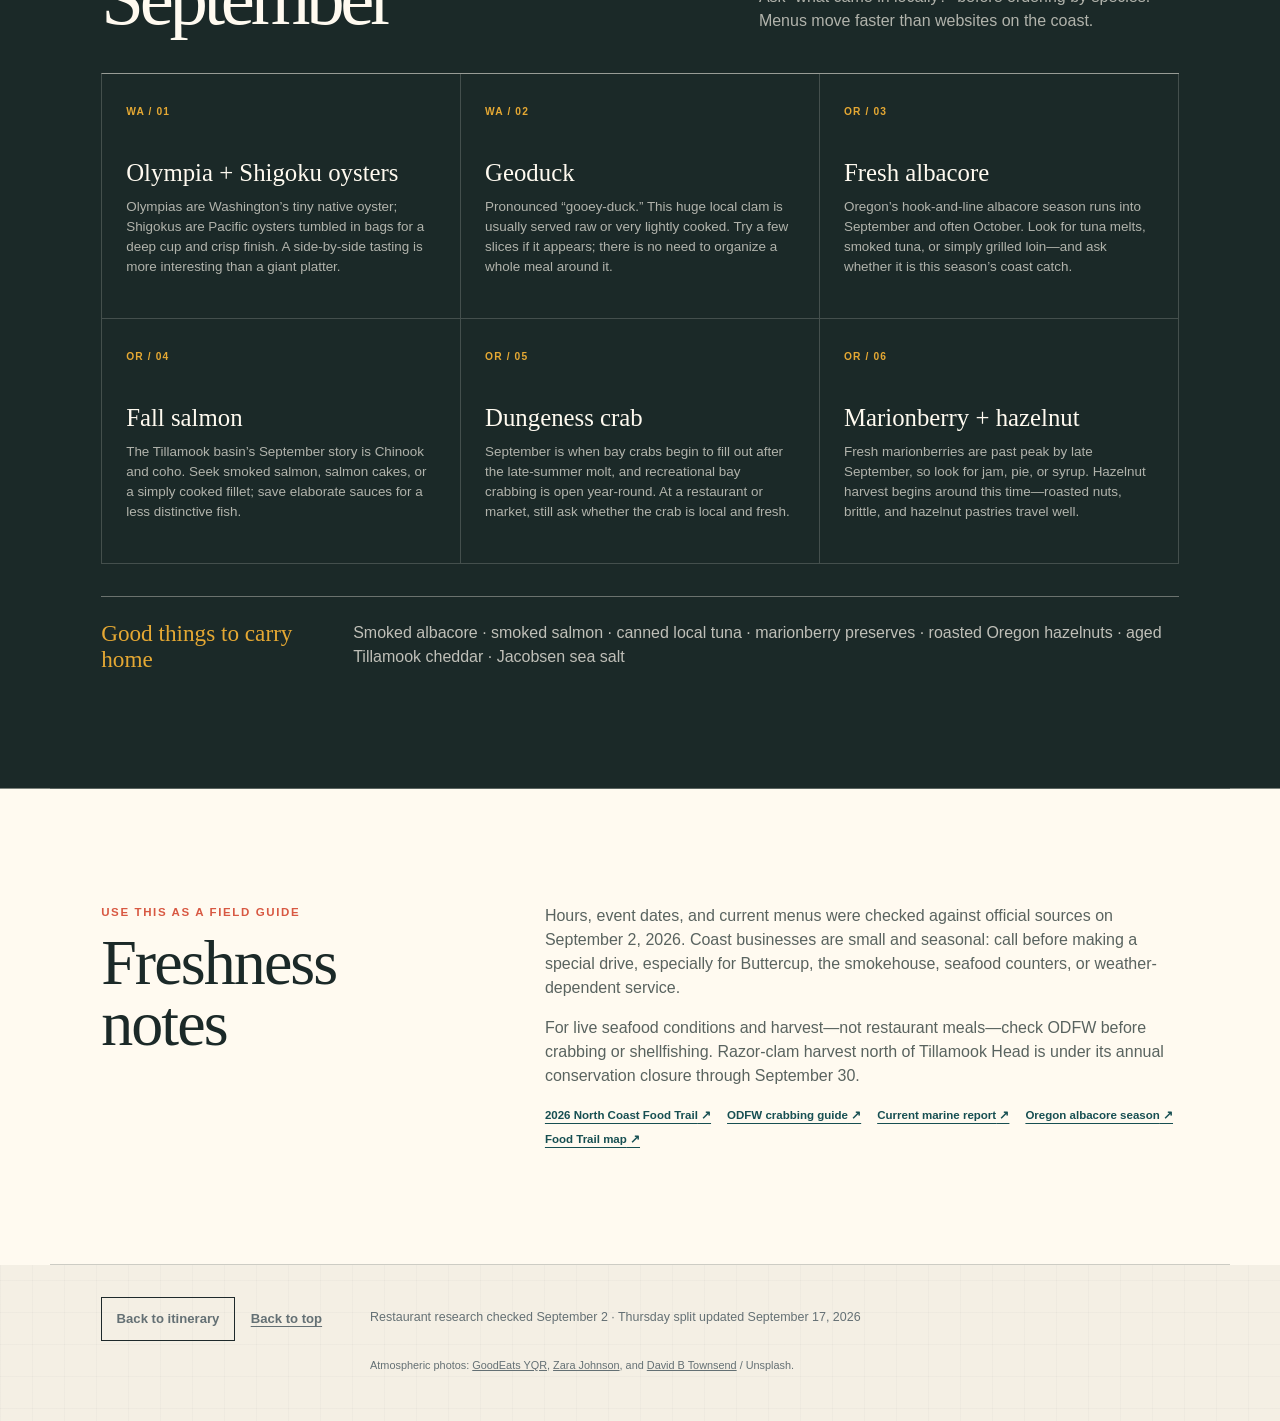
<file: food.html>
<!doctype html>
<html lang="en">
  <head>
    <meta charset="utf-8" />
    <meta name="viewport" content="width=device-width, initial-scale=1" />
    <meta name="theme-color" content="#173f43" />
    <meta name="robots" content="noindex, nofollow" />
    <meta
      name="description"
      content="A practical food field guide for Seattle, Portland, and the north Oregon Coast, September 21–28, 2026."
    />
    <title>Food field guide · Seattle → Oregon Coast</title>
    <link rel="manifest" href="manifest.webmanifest" />
    <link rel="stylesheet" href="styles.css?v=20260920-arch" />
    <link rel="stylesheet" href="food.css?v=20260920-arch" />
  </head>
  <body class="food-page">
    <a class="skip-link" href="#shortlist">Skip to food shortlist</a>

    <header class="food-hero" id="top">
      <nav class="topbar food-topbar" aria-label="Primary navigation">
        <a class="wordmark" href="index.html">← September itinerary</a>
        <div class="nav-links">
          <a href="#shortlist">Shortlist</a>
          <a href="#taste">What to taste</a>
          <a class="food-nav-link active" href="food.html" aria-current="page" aria-label="Food guide"><span class="guide-label-full">Food guide</span><span class="guide-label-short">Food</span></a>
          <a class="fishing-nav-link" href="fishing.html" aria-label="Fishing guide"><span class="guide-label-full">Fishing guide</span><span class="guide-label-short">Fishing</span></a>
          <a class="arch-nav-link" href="architecture.html" aria-label="Architecture guide"><span class="guide-label-full">Architecture</span><span class="guide-label-short">Arch</span></a>
        </div>
      </nav>

      <div class="food-hero-grid">
        <div class="food-hero-copy">
          <p class="eyebrow">Field notes · September 21–28</p>
          <h1>Eat the route.</h1>
          <p class="food-deck">
            Oysters at the farm. Seattle teriyaki. A last-of-the-season coast market.
            Smoked fish, tiny-batch chowder, fresh albacore, and one genuinely special dinner.
          </p>
          <p class="hero-note">Useful, local, and worth the stop—without turning the trip into a restaurant endurance test.</p>
        </div>

        <div class="food-photo-collage" aria-label="Pacific Northwest food photographs">
          <figure class="photo-main">
            <img src="assets/food/oysters.jpg" alt="Fresh oysters on ice with lemon" width="933" height="1400" />
            <figcaption>Start with the shellfish</figcaption>
          </figure>
          <figure class="photo-small photo-market">
            <img src="assets/food/market-produce.jpg" alt="Peppers and produce at a small outdoor market" width="928" height="1400" />
          </figure>
          <figure class="photo-small photo-salmon">
            <img src="assets/food/salmon.jpg" alt="Fresh salmon fillet with simple cooking ingredients" width="1400" height="937" />
          </figure>
        </div>
      </div>
    </header>

    <nav class="food-jump" aria-label="Jump to a food region">
      <a href="#shortlist"><small>Plan</small><strong>Shortlist</strong></a>
      <a href="#seattle"><small>Mon–Tue</small><strong>Seattle</strong></a>
      <a href="#portland"><small>Wed</small><strong>Portland</strong></a>
      <a href="#canby"><small>Thu</small><strong>Canby</strong></a>
      <a href="#coast"><small>Thu–Sat</small><strong>Manzanita</strong></a>
      <a href="#tillamook"><small>Fri–Sat</small><strong>Tillamook</strong></a>
      <a href="#astoria"><small>Sun</small><strong>Astoria</strong></a>
    </nav>

    <main>
      <section class="food-section priority-section" id="shortlist" aria-labelledby="shortlist-title">
        <div class="food-section-heading">
          <div>
            <p class="eyebrow">The short version</p>
            <h2 id="shortlist-title">Six things to build around</h2>
          </div>
          <p>These have the strongest combination of place, timing, and low logistical friction.</p>
        </div>

        <ol class="priority-list">
          <li>
            <span class="priority-number">01</span>
            <div>
              <p class="priority-when">Mon 21 · arrival meal</p>
              <h3>Seattle teriyaki at Grillbird</h3>
              <p>A neighborhood plate rather than a destination production: chargrilled chicken, rice, mac salad, and an easy parking lot in West Seattle. Open daily, so it survives Monday.</p>
            </div>
            <a href="#grillbird">Details ↓</a>
          </li>
          <li>
            <span class="priority-number">02</span>
            <div>
              <p class="priority-when">Tue 22 · daytime fork</p>
              <h3>Oysters where they are grown</h3>
              <p>Taylor’s Samish farm is the distinctive food outing. If the group prefers less driving, Chinook’s at Fishermen’s Terminal gives you wild salmon, chowder, and the working fleet.</p>
            </div>
            <a href="#samish">Details ↓</a>
          </li>
          <li>
            <span class="priority-number">03</span>
            <div>
              <p class="priority-when">Wed 23 · Portland dinner</p>
              <h3>Thai barbecue, or a food-cart table</h3>
              <p>Eem is the most singular meal near the evening’s route; Prost Marketplace is the easier mixed-appetite fallback. Both are close to Paxton Gate North.</p>
            </div>
            <a href="#eem">Details ↓</a>
          </li>
          <li class="priority-highlight">
            <span class="priority-number">04</span>
            <div>
              <p class="priority-when">Fri 25 · 4–7 p.m. · exact trip date</p>
              <h3>Final Manzanita Farmers Market of 2026</h3>
              <p>Produce, smoked salmon, breads, pantry goods, hot food, and live music. Make this Friday’s early dinner/grocery event and keep the rest of the evening loose.</p>
            </div>
            <a href="#manzanita-market">Details ↓</a>
          </li>
          <li>
            <span class="priority-number">05</span>
            <div>
              <p class="priority-when">Fri 25 · Tillamook loop</p>
              <h3>Fish Peddler, then cheese—not the reverse</h3>
              <p>Eat fresh local rockfish or oysters at the working Pacific Oyster site in Bay City. Treat the Creamery as a brief, off-peak cheese-curd or ice-cream stop rather than the main lunch.</p>
            </div>
            <a href="#fish-peddler">Details ↓</a>
          </li>
          <li>
            <span class="priority-number">06</span>
            <div>
              <p class="priority-when">Sun 27 · 12:30 p.m.</p>
              <h3>Reserve Astoria lunch with a river view</h3>
              <p>Bridgewater Bistro is open Sunday, takes reservations, and removes uncertainty before the 1:30 departure. Bowpicker is tempting across from the museum—but it is not a Sunday plan.</p>
            </div>
            <a href="#bridgewater">Details ↓</a>
          </li>
        </ol>
      </section>

      <section class="food-section region-section" id="seattle" aria-labelledby="seattle-title">
        <div class="region-marker"><span>01</span><p>Monday + Tuesday</p></div>
        <div class="region-content">
          <div class="food-section-heading compact-heading">
            <div>
              <p class="eyebrow">West Seattle + the working waterfront</p>
              <h2 id="seattle-title">Seattle</h2>
            </div>
            <p>Keep Monday close to the house. Tuesday’s food choice should follow the Samish-vs-Ballard decision already in the itinerary.</p>
          </div>

          <div class="food-cards">
            <article class="food-card featured-card" id="grillbird">
              <div class="card-kicker"><span class="pick-chip">Best Monday fit</span><span>Casual · $</span></div>
              <h3>Grillbird</h3>
              <p class="order-line">Order: chicken or salmon teriyaki; add mac salad or Spam musubi.</p>
              <p>Seattle-style teriyaki is local comfort food: sweet-savory marinated meat, grilled hard enough to char, with rice and salad. Grillbird is a polished neighborhood version, open every day 11 a.m.–9 p.m., with its own parking lot.</p>
              <p class="address">6501 35th Ave SW · West Seattle</p>
              <div class="card-links">
                <a href="https://grillbird.com/" target="_blank" rel="noreferrer">Website</a>
                <a href="https://www.google.com/maps/search/?api=1&amp;query=Grillbird+6501+35th+Ave+SW+Seattle+WA" target="_blank" rel="noreferrer">Map</a>
                <a href="tel:+12064024388">(206) 402-4388</a>
              </div>
            </article>

            <article class="food-card">
              <div class="card-kicker"><span class="pick-chip alternate">Arrival alternative</span><span>Waterfront · $</span></div>
              <h3>Marination ma kai</h3>
              <p class="order-line">Order: Hawaiian–Korean tacos, kimchi fried rice, or the pork katsu burger.</p>
              <p>Walk-in counter service, free parking, and a broad view back across Elliott Bay. It is a good first-day lunch or early dinner when “sit outside near water” sounds better than a formal meal. Open Monday–Thursday 11 a.m.–9 p.m.</p>
              <p class="address">1660 Harbor Ave SW · Alki</p>
              <div class="card-links">
                <a href="https://marinationmobile.com/locations" target="_blank" rel="noreferrer">Website</a>
                <a href="https://www.google.com/maps/search/?api=1&amp;query=Marination+ma+kai+1660+Harbor+Ave+SW+Seattle+WA" target="_blank" rel="noreferrer">Map</a>
                <a href="tel:+12063288226">(206) 328-8226</a>
              </div>
            </article>

            <article class="food-card" id="samish">
              <div class="card-kicker"><span class="pick-chip special">Special outing</span><span>Drive north · $$</span></div>
              <h3>Taylor Shellfish · Samish</h3>
              <p class="order-line">Look for: Shigoku and Olympia oysters; ask what was harvested locally that day.</p>
              <p>This is the farm, not a themed oyster bar: first-come waterfront picnic tables, trays of freshly shucked oysters, grilled shellfish, and a daily seasonal menu. Open daily 11 a.m.–7:30 p.m. Parking is limited; arrive at opening on Tuesday.</p>
              <p class="address">2182 Chuckanut Dr · Bow, WA</p>
              <div class="card-links">
                <a href="https://www.taylorshellfishfarms.com/locations/samish-oyster-bar-and-shellfish-market" target="_blank" rel="noreferrer">Website</a>
                <a href="https://www.google.com/maps/search/?api=1&amp;query=Taylor+Shellfish+Samish+2182+Chuckanut+Drive+Bow+WA" target="_blank" rel="noreferrer">Map</a>
                <a href="tel:+13607666002">(360) 766-6002</a>
              </div>
            </article>

            <article class="food-card">
              <div class="card-kicker"><span class="pick-chip alternate">Low-drive Tuesday</span><span>Sit-down · $$</span></div>
              <h3>Chinook’s at Salmon Bay</h3>
              <p class="order-line">Order: wild Alaska salmon, Dungeness crab if available, chowder, or fish and chips.</p>
              <p>A casual dining room inside Fishermen’s Terminal, looking into the home port of the North Pacific fleet. It opens at 11:30 a.m. Tuesday and is the cleanest food match for the Ballard Locks / terminal option.</p>
              <p class="address">1900 W Nickerson St · Fishermen’s Terminal</p>
              <div class="card-links">
                <a href="https://chinooksrestaurant.com/" target="_blank" rel="noreferrer">Website</a>
                <a href="https://www.google.com/maps/search/?api=1&amp;query=Chinooks+at+Salmon+Bay+1900+W+Nickerson+St+Seattle+WA" target="_blank" rel="noreferrer">Map</a>
                <a href="tel:+12062834665">(206) 283-4665</a>
              </div>
            </article>

            <article class="food-card compact-card">
              <div class="card-kicker"><span class="pick-chip tiny">Tiny detour</span><span>Junction · $</span></div>
              <h3>Husky Deli</h3>
              <p>A third-generation West Seattle institution from 1932. Go for a house-made ice-cream cone, sandwich, or imported snack—not a destination dinner. Open daily 7 a.m.–7 p.m.; the summer ice-cream window runs to 9 p.m.</p>
              <div class="card-links">
                <a href="https://www.huskydeli.com/" target="_blank" rel="noreferrer">Website</a>
                <a href="https://www.google.com/maps/search/?api=1&amp;query=Husky+Deli+4721+California+Ave+SW+Seattle+WA" target="_blank" rel="noreferrer">Map</a>
              </div>
            </article>
          </div>

          <aside class="route-note">
            <strong>Good miss:</strong> Bakery Nouveau’s West Seattle pastry counter is genuinely excellent, but it is closed both Monday and Tuesday—the only Seattle days on this trip.
          </aside>
        </div>
      </section>

      <section class="food-section region-section region-warm" id="portland" aria-labelledby="portland-title">
        <div class="region-marker"><span>02</span><p>Wednesday</p></div>
        <div class="region-content">
          <div class="food-section-heading compact-heading">
            <div>
              <p class="eyebrow">North Mississippi / Williams</p>
              <h2 id="portland-title">Portland</h2>
            </div>
            <p>All three choices cluster near Paxton Gate North. Decide by energy level, not prestige.</p>
          </div>

          <div class="food-cards three-up">
            <article class="food-card featured-card" id="eem">
              <div class="card-kicker"><span class="pick-chip special">Most singular</span><span>Walk-in · $$</span></div>
              <h3>Eem</h3>
              <p class="order-line">Order: white curry with smoked brisket, chopped barbecue fried rice, and something tart.</p>
              <p>Texas smoke meets Thai curry. This is inventive Portland food without a tasting menu or dress-up ritual. Dinner runs 4–9 p.m. Wednesday. Go close to 4:45–5:00 if avoiding a wait matters.</p>
              <p class="address">3808 N Williams Ave, Suite 127</p>
              <div class="card-links">
                <a href="https://www.eempdx.com/home" target="_blank" rel="noreferrer">Website</a>
                <a href="https://www.google.com/maps/search/?api=1&amp;query=Eem+3808+N+Williams+Ave+Portland+OR" target="_blank" rel="noreferrer">Map</a>
                <a href="tel:+19712951645">(971) 295-1645</a>
              </div>
            </article>

            <article class="food-card">
              <div class="card-kicker"><span class="pick-chip alternate">Easiest for a group</span><span>Food carts · $–$$</span></div>
              <h3>Prost Marketplace</h3>
              <p class="order-line">Look for: Matt’s BBQ, Mole Mole, or Native Bowl; carry food into Prost with a drink.</p>
              <p>A covered-and-heated cart pod on Mississippi, a few steps from Paxton Gate. Everyone can order independently and regroup at one table. Individual cart hours and sell-outs vary, so treat it as flexible rather than guaranteed.</p>
              <p class="address">4237 N Mississippi Ave</p>
              <div class="card-links">
                <a href="https://www.travelportland.com/food-carts/pods/" target="_blank" rel="noreferrer">Food-pod guide</a>
                <a href="https://www.prostportland.com/" target="_blank" rel="noreferrer">Prost</a>
                <a href="https://www.google.com/maps/search/?api=1&amp;query=Prost+Marketplace+4237+N+Mississippi+Ave+Portland+OR" target="_blank" rel="noreferrer">Map</a>
              </div>
            </article>

            <article class="food-card event-card">
              <div class="card-kicker"><span class="pick-chip event">Dinner + music</span><span>Wed 23 only</span></div>
              <h3>Mississippi Pizza</h3>
              <p class="order-line">6 p.m. free trivia; 8:30 p.m. Mango Twist, live music and dancing, 21+, $11.50.</p>
              <p>A neighborhood pizza pub and small venue rather than a polished “night out.” Use this only if the group wants the music extension; otherwise protect the early night before Canby and the coast.</p>
              <p class="address">3552 N Mississippi Ave</p>
              <div class="card-links">
                <a href="https://mississippipizza.com/events/" target="_blank" rel="noreferrer">Sept. 23 events</a>
                <a href="https://www.google.com/maps/search/?api=1&amp;query=Mississippi+Pizza+3552+N+Mississippi+Ave+Portland+OR" target="_blank" rel="noreferrer">Map</a>
                <a href="tel:+15032883231">(503) 288-3231</a>
              </div>
            </article>
          </div>
        </div>
      </section>

      <section class="food-section region-section" id="canby" aria-labelledby="canby-title">
        <div class="region-marker"><span>03</span><p>Thursday</p></div>
        <div class="region-content">
          <div class="food-section-heading compact-heading">
            <div>
              <p class="eyebrow">Dahlias → Portland → coast</p>
              <h2 id="canby-title">Lunch at 12:30</h2>
            </div>
            <p>Decide that day between a quick Canby lunch and the festival’s rotating food trucks. Leave for Portland at 1:00.</p>
          </div>

          <div class="canby-plan">
            <article>
              <span class="plan-label">Plan A</span>
              <h3>Use the festival food trucks</h3>
              <p>Swan Island lists rotating food vendors on specific festival days. Check the live schedule and eat at the farm’s picnic tables if that day’s options appeal.</p>
              <div class="card-links">
                <a href="https://dahlias.com/pages/food-at-the-farm-2" target="_blank" rel="noreferrer">Food at the Farm</a>
                <a href="https://www.google.com/maps/search/?api=1&amp;query=Swan+Island+Dahlias+995+NW+22nd+Ave+Canby+OR" target="_blank" rel="noreferrer">Map</a>
              </div>
            </article>
            <article>
              <span class="plan-label">Plan B</span>
              <h3>Eat in Canby</h3>
              <p>Use a practical nearby restaurant if the farm vendors do not suit the group. Keep service quick enough to leave for Portland at 1:00.</p>
              <div class="card-links">
                <a href="https://www.canbyoregon.gov/tourism/page/local-family-restaurants" target="_blank" rel="noreferrer">Canby dining list</a>
              </div>
            </article>
            <article>
              <span class="plan-label">Early dinner</span>
              <h3>First car eats on the coast</h3>
              <p>Ed, Barb, and Chris reach Manzanita around 4:00. Eat before the 5:00 house access, then check in while the second car is en route.</p>
              <div class="card-links"><a href="#coast">Manzanita options</a></div>
            </article>
          </div>
        </div>
      </section>

      <section class="food-section region-section region-coast" id="coast" aria-labelledby="coast-title">
        <div class="region-marker"><span>04</span><p>Thursday–Saturday</p></div>
        <div class="region-content">
          <div class="food-section-heading compact-heading">
            <div>
              <p class="eyebrow">Manzanita · Nehalem · Wheeler</p>
              <h2 id="coast-title">The coast base</h2>
            </div>
            <p>Small kitchens, short hours, and good ingredients. Call before a special trip and keep one house meal in reserve.</p>
          </div>

          <article class="market-feature" id="manzanita-market">
            <div class="market-date">
              <span>FRI</span>
              <strong>25</strong>
              <small>4–7 p.m.</small>
            </div>
            <div>
              <p class="eyebrow">Right place, exact day</p>
              <h3>Manzanita Farmers Market</h3>
              <p>The trip lands on the final Friday market of 2026. Expect local produce, fresh bread and pastries, smoked salmon, pantry staples, a hot-food court, and live music. Arrive around 4:00 for the calmest pass and the best selection; use it to provision the house as well as eat.</p>
              <p class="address">635 Manzanita Ave · Underhill Plaza</p>
              <div class="card-links">
                <a href="https://www.manzanitafarmersmarket.com/" target="_blank" rel="noreferrer">2026 market details</a>
                <a href="https://www.google.com/maps/search/?api=1&amp;query=Manzanita+Farmers+Market+635+Manzanita+Ave+Manzanita+OR" target="_blank" rel="noreferrer">Map</a>
              </div>
            </div>
          </article>

          <div class="food-cards coast-cards">
            <article class="food-card">
              <div class="card-kicker"><span class="pick-chip">Breakfast</span><span>Daily · $</span></div>
              <h3>Wanda’s Cafe + Bakery</h3>
              <p class="order-line">Try: cinnamon roll or house bread Friday–Sunday, then Oregon-coast breakfast.</p>
              <p>A comfortable Nehalem breakfast with indoor and patio seating, scratch baking, and a menu built around coast comfort food. Open daily 8 a.m.–2 p.m.; go close to 8 for an unhurried table.</p>
              <p class="address">12880 H St · Nehalem</p>
              <div class="card-links">
                <a href="https://wandascafe.com/" target="_blank" rel="noreferrer">Website</a>
                <a href="https://www.google.com/maps/search/?api=1&amp;query=Wandas+Cafe+12880+H+Street+Nehalem+OR" target="_blank" rel="noreferrer">Map</a>
                <a href="tel:+15033688100">(503) 368-8100</a>
              </div>
            </article>

            <article class="food-card">
              <div class="card-kicker"><span class="pick-chip tiny">Odd + delightful</span><span>Fri–Sun · $</span></div>
              <h3>Buttercup Ice Creams &amp; Chowders</h3>
              <p class="order-line">Order: whatever chowder is running, then a tiny-batch seasonal ice cream.</p>
              <p>Exactly what the name says, made in small batches with seasonal and local ingredients, including dairy-free and vegan options. Current hours are narrow—roughly late morning to 5—so call before driving over.</p>
              <p class="address">35915 N Hwy 101 · Nehalem</p>
              <div class="card-links">
                <a href="https://northcoastfoodtrail.com/trail/" target="_blank" rel="noreferrer">Food Trail listing</a>
                <a href="https://www.google.com/maps/search/?api=1&amp;query=Buttercup+Ice+Creams+and+Chowders+35915+N+Hwy+101+Nehalem+OR" target="_blank" rel="noreferrer">Map</a>
                <a href="tel:+15033682469">(503) 368-2469</a>
              </div>
            </article>

            <article class="food-card">
              <div class="card-kicker"><span class="pick-chip tiny">Track this down</span><span>Fri–Sat · $</span></div>
              <h3>Neahkahnie Smoke House</h3>
              <p class="order-line">Buy: locally caught smoked salmon or tuna for the house and the road.</p>
              <p>A tiny waterfront smokehouse, not a tourist complex. Current listings report Friday noon–6 p.m. and Saturday noon–5 p.m.; call before making the short drive. It is ideal after Tillamook or on the return from Garibaldi.</p>
              <p class="address">236 Marine Dr · Wheeler</p>
              <div class="card-links">
                <a href="https://www.google.com/maps/search/?api=1&amp;query=Neahkahnie+Smoke+House+236+Marine+Dr+Wheeler+OR" target="_blank" rel="noreferrer">Map</a>
                <a href="tel:+15033686743">(503) 368-6743</a>
                <a href="https://tillamookcoast.com/wp-content/uploads/2026/05/NCFT-brochure-food-trail-2026-05-08-Web-compress.pdf" target="_blank" rel="noreferrer">2026 Food Trail</a>
              </div>
            </article>

            <article class="food-card featured-card">
              <div class="card-kicker"><span class="pick-chip special">Special coast dinner</span><span>Walk-in · $$–$$$</span></div>
              <h3>The Salmonberry</h3>
              <p class="order-line">Look for: wood-fired fish, local shellfish, and whatever growers brought that week.</p>
              <p>A small Wheeler waterfront restaurant explicitly built around the Tillamook Coast’s growers, fishers, and seasonal catch. Open Friday–Monday 4–8 p.m., no reservations. Aim for 4:45 Saturday after a house rest; the fair-weather deck is a bonus, not the plan.</p>
              <p class="address">380 Marine Dr · Wheeler</p>
              <div class="card-links">
                <a href="https://salmonberry.fun/" target="_blank" rel="noreferrer">Website</a>
                <a href="https://www.google.com/maps/search/?api=1&amp;query=The+Salmonberry+380+Marine+Dr+Wheeler+OR" target="_blank" rel="noreferrer">Map</a>
                <a href="tel:+19714030965">(971) 403-0965</a>
              </div>
            </article>

            <article class="food-card">
              <div class="card-kicker"><span class="pick-chip alternate">Reliable fallback</span><span>Wed–Sun · $$</span></div>
              <h3>Offshore Grill</h3>
              <p class="order-line">Look for: the seasonal seafood special or smoked-salmon cakes.</p>
              <p>Local farmers and fishers supply a broad, accessible menu with vegan and gluten-free choices. Coffee from 7 a.m.; lunch 11–3; dinner 4–8. This is the useful Manzanita fallback when the group does not want another drive.</p>
              <p class="address">154 Laneda Ave · Manzanita</p>
              <div class="card-links">
                <a href="https://offshoregrill.com/" target="_blank" rel="noreferrer">Website + menu</a>
                <a href="https://www.google.com/maps/search/?api=1&amp;query=Offshore+Grill+154+Laneda+Ave+Manzanita+OR" target="_blank" rel="noreferrer">Map</a>
                <a href="tel:+19713240201">(971) 324-0201</a>
              </div>
            </article>

            <article class="food-card compact-card">
              <div class="card-kicker"><span class="pick-chip alternate">House provisions</span><span>Tue–Sun · $</span></div>
              <h3>WILD Grocery &amp; Cafe</h3>
              <p>Local and organic produce, prepared wraps and salads, pastries, juices, and coast-made pantry goods. Use this for beach lunches and a low-effort house dinner. Open 10 a.m.–6 p.m.</p>
              <div class="card-links">
                <a href="https://www.wildmanzanita.com/" target="_blank" rel="noreferrer">Website</a>
                <a href="https://www.google.com/maps/search/?api=1&amp;query=Wild+Grocery+298+Laneda+Ave+Manzanita+OR" target="_blank" rel="noreferrer">Map</a>
              </div>
            </article>
          </div>
        </div>
      </section>

      <section class="food-section region-section" id="tillamook" aria-labelledby="tillamook-title">
        <div class="region-marker"><span>05</span><p>Friday + Saturday</p></div>
        <div class="region-content">
          <div class="food-section-heading compact-heading">
            <div>
              <p class="eyebrow">Bay City · Tillamook · Garibaldi</p>
              <h2 id="tillamook-title">Working-waterfront food</h2>
            </div>
            <p>Ask what is local today. In late September, albacore, salmon, rockfish, oysters, and bay crab are more interesting questions than “what is famous?”</p>
          </div>

          <div class="food-cards">
            <article class="food-card featured-card" id="fish-peddler">
              <div class="card-kicker"><span class="pick-chip special">Friday lunch pick</span><span>Counter service · $$</span></div>
              <h3>Fish Peddler at Pacific Oyster</h3>
              <p class="order-line">Order: local rockfish and chips, oysters on the half shell, oyster stew, or a tuna melt.</p>
              <p>The restaurant sits at a working oyster-processing site on Tillamook Bay. The current menu names local rockfish and fresh Pacific oysters, and the adjoining market makes the stop feel connected to the actual coast economy.</p>
              <p class="address">5150 Hayes Oyster Dr · Bay City</p>
              <div class="card-links">
                <a href="https://www.fishpeddlerbaycity.com/" target="_blank" rel="noreferrer">Website</a>
                <a href="https://www.fishpeddlerbaycity.com/uploads/b/36662910-9f89-11ea-a403-9546aba589a7/854b1ae0-64eb-11f1-b658-3fa2747422b4.pdf" target="_blank" rel="noreferrer">Current menu</a>
                <a href="https://www.google.com/maps/search/?api=1&amp;query=Fish+Peddler+5150+Hayes+Oyster+Dr+Bay+City+OR" target="_blank" rel="noreferrer">Map</a>
                <a href="tel:+15033772323">(503) 377-2323</a>
              </div>
            </article>

            <article class="food-card">
              <div class="card-kicker"><span class="pick-chip alternate">Iconic, but busy</span><span>Free entry · $</span></div>
              <h3>Tillamook Creamery</h3>
              <p class="order-line">Try: rotating cheese samples, fried curds, or an unfamiliar ice-cream flavor.</p>
              <p>The self-guided exhibits are free and the Olson Kundig building is worth seeing. It is also a major attraction. Go at 9 a.m. or late afternoon, not noon; treat 30–45 minutes as success. The visitor center is open daily 9 a.m.–7 p.m.; dining begins at 10.</p>
              <p class="address">4165 N Hwy 101 · Tillamook</p>
              <div class="card-links">
                <a href="https://www.tillamook.com/visit-us/creamery" target="_blank" rel="noreferrer">Plan a visit</a>
                <a href="https://www.google.com/maps/search/?api=1&amp;query=Tillamook+Creamery+4165+N+Hwy+101+Tillamook+OR" target="_blank" rel="noreferrer">Map</a>
                <a href="tel:+15038151300">(503) 815-1300</a>
              </div>
            </article>

            <article class="food-card">
              <div class="card-kicker"><span class="pick-chip tiny">For beer people</span><span>Thu–Sun · $$</span></div>
              <h3>de Garde Brewing</h3>
              <p class="order-line">Try: a small pour of a spontaneously fermented beer; food is on site.</p>
              <p>A rural brewery working with wild fermentation rather than another IPA checklist. Indoor and covered outdoor seating; minors permitted. Open noon–7 p.m. Friday and Saturday. Make this an optional taste, not a required stop for the whole group.</p>
              <p class="address">114 Ivy Ave · Tillamook</p>
              <div class="card-links">
                <a href="https://degardebrewing.com/visit/" target="_blank" rel="noreferrer">Website</a>
                <a href="https://www.google.com/maps/search/?api=1&amp;query=de+Garde+Brewing+114+Ivy+Ave+Tillamook+OR" target="_blank" rel="noreferrer">Map</a>
              </div>
            </article>

            <article class="food-card">
              <div class="card-kicker"><span class="pick-chip alternate">After fishing</span><span>Market · $</span></div>
              <h3>Captain’s Corner + The Spot</h3>
              <p class="order-line">Ask for: today’s fresh catch, smoked salmon, chowder, or crab cooked for you.</p>
              <p>Two unpolished Garibaldi seafood counters tied to the fleet. Captain’s Corner has prepared food; The Spot is fisherman-owned and better for fresh fish, custom filleting, and crab cooking. This is the most route-faithful Saturday regroup.</p>
              <p class="address">500 S Biak Ave + 304 Mooring Basin Rd · Garibaldi</p>
              <div class="card-links">
                <a href="https://garibaldi.biz/member-category/fresh-seafood-sales/" target="_blank" rel="noreferrer">Local listings</a>
                <a href="https://www.google.com/maps/search/?api=1&amp;query=Captains+Corner+500+S+Biak+Ave+Garibaldi+OR" target="_blank" rel="noreferrer">Captain’s map</a>
                <a href="https://www.google.com/maps/search/?api=1&amp;query=The+Spot+304+Mooring+Basin+Rd+Garibaldi+OR" target="_blank" rel="noreferrer">The Spot map</a>
              </div>
            </article>
          </div>
        </div>
      </section>

      <section class="food-section region-section region-warm" id="astoria" aria-labelledby="astoria-title">
        <div class="region-marker"><span>06</span><p>Sunday</p></div>
        <div class="region-content">
          <div class="food-section-heading compact-heading">
            <div>
              <p class="eyebrow">Astoria → SeaTac</p>
              <h2 id="astoria-title">The last day</h2>
            </div>
            <p>Lunch needs to be dependable enough to leave town by 1:30. Dinner needs to be adjacent to the hotel.</p>
          </div>

          <div class="food-cards three-up">
            <article class="food-card featured-card" id="bridgewater">
              <div class="card-kicker"><span class="pick-chip special">Reserve this</span><span>Sunday lunch · $$–$$$</span></div>
              <h3>Bridgewater Bistro</h3>
              <p class="order-line">Look for: local seafood, foraged greens, regional wine, and the Columbia River view.</p>
              <p>Open from 11:30 a.m. seven days, with reservations, broad dietary accommodation, and a 270° river view. Book 12:15 or 12:30 and tell them you must leave by 1:30.</p>
              <p class="address">20 Basin St, Suite A · Astoria</p>
              <div class="card-links">
                <a href="https://bridgewaterbistro.com/" target="_blank" rel="noreferrer">Website + reservations</a>
                <a href="https://www.google.com/maps/search/?api=1&amp;query=Bridgewater+Bistro+20+Basin+St+Astoria+OR" target="_blank" rel="noreferrer">Map</a>
                <a href="tel:+15033256777">(503) 325-6777</a>
              </div>
            </article>

            <article class="food-card compact-card">
              <div class="card-kicker"><span class="pick-chip alternate">Before the museum</span><span>8 a.m.–3 p.m.</span></div>
              <h3>Coffee Girl at Pier 39</h3>
              <p>Coffee and breakfast inside the historic Hanthorn Cannery, looking over the river. It is a more atmospheric stop than grabbing coffee on the highway, but only add it if the 8:00 departure stays intact.</p>
              <div class="card-links">
                <a href="https://www.thecoffeegirl.com/" target="_blank" rel="noreferrer">Website</a>
                <a href="https://www.google.com/maps/search/?api=1&amp;query=Coffee+Girl+100+39th+St+Astoria+OR" target="_blank" rel="noreferrer">Map</a>
              </div>
            </article>

            <article class="food-card warning-card">
              <div class="card-kicker"><span class="pick-chip warning">Do not plan on it</span><span>Closed Sunday</span></div>
              <h3>Bowpicker Fish &amp; Chips</h3>
              <p>The converted gillnet boat across from the museum serves one memorable thing: beer-battered albacore and fries. Unfortunately, its limited current schedule excludes Sunday and it is weather-dependent. Notice it; do not wait for it.</p>
              <div class="card-links">
                <a href="https://bowpicker.com/" target="_blank" rel="noreferrer">Website</a>
                <a href="https://www.google.com/maps/search/?api=1&amp;query=Bowpicker+Fish+and+Chips+17th+and+Duane+Astoria+OR" target="_blank" rel="noreferrer">Map</a>
              </div>
            </article>
          </div>

          <div class="seatac-strip" id="seatac">
            <div>
              <p class="eyebrow">Sunday night · minimum friction</p>
              <h3>Sharps RoastHouse</h3>
              <p>It is directly adjacent to Coast Gateway Hotel, open daily 11 a.m.–midnight, and takes reservations. House-smoked meats and sourdough pasta are more distinctive than airport-chain fallback food, but the real virtue is that everyone can walk back to bed.</p>
            </div>
            <div class="seatac-action">
              <p class="address">18427 International Blvd · SeaTac</p>
              <div class="card-links">
                <a href="https://www.sharpsroasthouse.com/" target="_blank" rel="noreferrer">Website</a>
                <a href="https://www.google.com/maps/search/?api=1&amp;query=Sharps+RoastHouse+18427+International+Blvd+SeaTac+WA" target="_blank" rel="noreferrer">Map</a>
                <a href="tel:+12062415744">(206) 241-5744</a>
              </div>
            </div>
          </div>

          <aside class="route-note crowd-note">
            <strong>Sunday-market reality:</strong> Astoria Sunday Market runs 10 a.m.–3 p.m. over three downtown blocks with 150+ vendors. It is real and local, but it also concentrates the Sunday crowd and complicates parking. Skip it unless the group actively wants a market more than a quiet museum-to-lunch sequence.
          </aside>
        </div>
      </section>

      <section class="food-section taste-section" id="taste" aria-labelledby="taste-title">
        <div class="food-section-heading">
          <div>
            <p class="eyebrow">Pocket tasting list</p>
            <h2 id="taste-title">What to look for in September</h2>
          </div>
          <p>Ask “what came in locally?” before ordering by species. Menus move faster than websites on the coast.</p>
        </div>

        <div class="taste-grid">
          <article>
            <span class="taste-index">WA / 01</span>
            <h3>Olympia + Shigoku oysters</h3>
            <p>Olympias are Washington’s tiny native oyster; Shigokus are Pacific oysters tumbled in bags for a deep cup and crisp finish. A side-by-side tasting is more interesting than a giant platter.</p>
          </article>
          <article>
            <span class="taste-index">WA / 02</span>
            <h3>Geoduck</h3>
            <p>Pronounced “gooey-duck.” This huge local clam is usually served raw or very lightly cooked. Try a few slices if it appears; there is no need to organize a whole meal around it.</p>
          </article>
          <article>
            <span class="taste-index">OR / 03</span>
            <h3>Fresh albacore</h3>
            <p>Oregon’s hook-and-line albacore season runs into September and often October. Look for tuna melts, smoked tuna, or simply grilled loin—and ask whether it is this season’s coast catch.</p>
          </article>
          <article>
            <span class="taste-index">OR / 04</span>
            <h3>Fall salmon</h3>
            <p>The Tillamook basin’s September story is Chinook and coho. Seek smoked salmon, salmon cakes, or a simply cooked fillet; save elaborate sauces for a less distinctive fish.</p>
          </article>
          <article>
            <span class="taste-index">OR / 05</span>
            <h3>Dungeness crab</h3>
            <p>September is when bay crabs begin to fill out after the late-summer molt, and recreational bay crabbing is open year-round. At a restaurant or market, still ask whether the crab is local and fresh.</p>
          </article>
          <article>
            <span class="taste-index">OR / 06</span>
            <h3>Marionberry + hazelnut</h3>
            <p>Fresh marionberries are past peak by late September, so look for jam, pie, or syrup. Hazelnut harvest begins around this time—roasted nuts, brittle, and hazelnut pastries travel well.</p>
          </article>
        </div>

        <div class="take-home-list">
          <strong>Good things to carry home</strong>
          <p>Smoked albacore · smoked salmon · canned local tuna · marionberry preserves · roasted Oregon hazelnuts · aged Tillamook cheddar · Jacobsen sea salt</p>
        </div>
      </section>

      <section class="food-section source-section" aria-labelledby="source-title">
        <div>
          <p class="eyebrow">Use this as a field guide</p>
          <h2 id="source-title">Freshness notes</h2>
        </div>
        <div class="source-copy">
          <p>Hours, event dates, and current menus were checked against official sources on September 2, 2026. Coast businesses are small and seasonal: call before making a special drive, especially for Buttercup, the smokehouse, seafood counters, or weather-dependent service.</p>
          <p>For live seafood conditions and harvest—not restaurant meals—check ODFW before crabbing or shellfishing. Razor-clam harvest north of Tillamook Head is under its annual conservation closure through September 30.</p>
          <div class="source-links">
            <a href="https://tillamookcoast.com/wp-content/uploads/2026/05/NCFT-brochure-food-trail-2026-05-08-Web-compress.pdf" target="_blank" rel="noreferrer">2026 North Coast Food Trail</a>
            <a href="https://myodfw.com/articles/how-crab" target="_blank" rel="noreferrer">ODFW crabbing guide</a>
            <a href="https://myodfw.com/recreation-report/crabbing-clamming-report/marine-zone" target="_blank" rel="noreferrer">Current marine report</a>
            <a href="https://www.oregonalbacore.org/on-the-docks" target="_blank" rel="noreferrer">Oregon albacore season</a>
            <a href="https://northcoastfoodtrail.com/trail/" target="_blank" rel="noreferrer">Food Trail map</a>
          </div>
        </div>
      </section>
    </main>

    <footer class="food-footer">
      <div>
        <a class="button" href="index.html">Back to itinerary</a>
        <a class="text-link" href="#top">Back to top</a>
      </div>
      <p>Restaurant research checked September 2 · Thursday split updated September 17, 2026</p>
      <p class="photo-credit">
        Atmospheric photos: <a href="https://unsplash.com/photos/oysters-Y7T1PHoZyLY" target="_blank" rel="noreferrer">GoodEats YQR</a>,
        <a href="https://unsplash.com/photos/produce-is-displayed-at-a-farmers-market-u7lPiK4M1Ao" target="_blank" rel="noreferrer">Zara Johnson</a>, and
        <a href="https://unsplash.com/photos/flat-lay-photography-of-raw-salmon-fish-fV3zTanbO80" target="_blank" rel="noreferrer">David B Townsend</a> / Unsplash.
      </p>
    </footer>
  </body>
</html>
</file>
<file: styles.css>
:root {
  --ink: #1e292b;
  --muted: #647074;
  --paper: #faf9f6;
  --surface: #ffffff;
  --accent: #205d65;
  --line: #d9ddda;
  --max-width: 1040px;
}

* { box-sizing: border-box; }
html { scroll-behavior: smooth; }
body {
  margin: 0;
  color: var(--ink);
  background: var(--paper);
  font-family: "Avenir Next", Avenir, "Segoe UI", sans-serif;
  line-height: 1.5;
}
a { color: inherit; }
button, a { -webkit-tap-highlight-color: transparent; }
.skip-link {
  position: fixed;
  left: 1rem;
  top: -5rem;
  z-index: 20;
  padding: .7rem .9rem;
  color: var(--surface);
  background: var(--ink);
}
.skip-link:focus { top: 1rem; }

.hero {
  max-width: var(--max-width);
  margin: 0 auto;
  padding: 0 clamp(1.25rem, 5vw, 3rem);
  border-bottom: 1px solid var(--line);
}
.topbar {
  min-height: 64px;
  display: flex;
  align-items: center;
  justify-content: space-between;
  gap: 1.5rem;
  border-bottom: 1px solid var(--line);
}
.wordmark,
.nav-links a {
  font-size: .82rem;
  font-weight: 650;
  text-decoration: none;
}
.nav-links { display: flex; align-items: center; gap: 1.25rem; }
.guide-label-short { display: none; }
.today-button {
  padding: .45rem .7rem;
  border: 1px solid var(--line);
  color: var(--ink);
  background: transparent;
  font: inherit;
  cursor: pointer;
}
.today-button:hover,
.today-button:focus-visible { border-color: var(--accent); }
.hero-copy { padding: clamp(3rem, 7vw, 4.5rem) 0 clamp(2.5rem, 6vw, 4rem); }
h1,
h2,
.day-content h3,
.choice-card h3 {
  font-family: Iowan Old Style, Baskerville, Georgia, serif;
  font-weight: 400;
}
h1 {
  max-width: 850px;
  margin: 0;
  font-size: clamp(2.6rem, 6vw, 4.6rem);
  line-height: .98;
  letter-spacing: -.045em;
}
.countdown { margin: 1.5rem 0 0; color: var(--muted); }

.day-jump {
  position: sticky;
  top: 0;
  z-index: 10;
  display: flex;
  justify-content: flex-start;
  gap: 0;
  overflow-x: auto;
  padding: .8rem max(1rem, calc((100vw - var(--max-width)) / 2 + 3rem)) .6rem;
  background: rgba(250, 249, 246, .96);
  border-bottom: 1px solid var(--line);
  scrollbar-width: none;
}
.day-jump::-webkit-scrollbar { display: none; }
.day-jump a {
  position: relative;
  flex: 0 0 108px;
  padding: .7rem .5rem .2rem;
  border-top: 1px solid var(--line);
  text-decoration: none;
  font-weight: 650;
}
.day-jump a::before {
  position: absolute;
  top: -4px;
  left: .5rem;
  width: 7px;
  height: 7px;
  border: 1px solid var(--accent);
  border-radius: 50%;
  background: var(--paper);
  content: "";
}
.day-jump a:hover,
.day-jump a:focus-visible { color: var(--accent); }
.day-jump a:hover::before,
.day-jump a:focus-visible::before { background: var(--accent); }
.jump-date { display: flex; align-items: baseline; gap: .3rem; }
.jump-date small { color: var(--muted); font-size: .65rem; text-transform: uppercase; }
.jump-date strong { font-size: .85rem; }
.jump-overnight {
  display: block;
  overflow: hidden;
  margin-top: .15rem;
  color: var(--accent);
  font-size: .68rem;
  font-weight: 600;
  text-overflow: ellipsis;
  white-space: nowrap;
}

.section {
  max-width: var(--max-width);
  margin: 0 auto;
  padding: clamp(3.5rem, 8vw, 6rem) clamp(1.25rem, 5vw, 3rem);
  border-bottom: 1px solid var(--line);
}
.section-heading {
  display: flex;
  align-items: baseline;
  justify-content: space-between;
  gap: 2rem;
  margin-bottom: 2rem;
}
.section-heading > p { max-width: 440px; margin: 0; color: var(--muted); }
h2 { margin: 0; font-size: clamp(2rem, 5vw, 3.4rem); line-height: 1; letter-spacing: -.03em; }
.day-grid { border-top: 1px solid var(--ink); }
.day-card {
  display: grid;
  grid-template-columns: 130px 1fr;
  scroll-margin-top: 82px;
  border-bottom: 1px solid var(--line);
  background: var(--surface);
}
.day-date { padding: 1.75rem 1.5rem; border-right: 1px solid var(--line); }
.day-date span { display: block; color: var(--muted); font-size: .72rem; font-weight: 650; text-transform: uppercase; }
.day-date strong {
  display: block;
  margin: .2rem 0 .6rem;
  color: var(--accent);
  font: 400 3.2rem/1 Iowan Old Style, Baskerville, Georgia, serif;
}
.day-date small { color: var(--muted); }
.day-content { padding: 1.7rem clamp(1.25rem, 4vw, 2.5rem) 2rem; }
.day-content h3 { margin: 0 0 1.25rem; font-size: clamp(1.5rem, 3vw, 2rem); line-height: 1.1; }
.timeline > div {
  display: grid;
  grid-template-columns: 88px 1fr;
  gap: 1rem;
  padding: .7rem 0;
  border-top: 1px solid var(--line);
}
.timeline time { color: var(--muted); font-size: .82rem; font-weight: 650; }
.timeline p { display: grid; margin: 0; }
.timeline span { color: var(--muted); font-size: .88rem; }
.timeline-links {
  display: flex;
  flex-wrap: wrap;
  gap: .3rem .75rem;
  margin-top: .35rem;
}
.timeline span.timeline-links,
.timeline-links .resource-link { font-size: .78rem; }
.timeline strong { display: flex; align-items: center; flex-wrap: wrap; gap: .45rem; }
.status-chip {
  display: inline-flex;
  align-items: center;
  min-height: 1.25rem;
  padding: .1rem .42rem;
  border: 1px solid;
  border-radius: 999px;
  font-family: "Avenir Next", Avenir, "Segoe UI", sans-serif;
  font-weight: 750;
  line-height: 1;
  letter-spacing: .035em;
  text-transform: uppercase;
}
.timeline span.status-chip { font-size: .6rem; }
.status-confirmed { color: #1f6844 !important; background: #e7f3eb; border-color: #a9d0b8; }
.status-tbd { color: #982f35 !important; background: #fae9ea; border-color: #dfb2b5; }
.timeline > .overnight-row { margin-top: .35rem; border-top-color: var(--accent); }
.overnight-row time { color: var(--accent); }
.overnight-address,
.agenda-address { color: var(--accent); font-size: .88rem; text-underline-offset: .2rem; }
.place-group { margin-top: 1rem; padding-top: .85rem; border-top: 1px solid var(--line); }
.place-group > strong { display: block; margin-bottom: .4rem; font-size: .82rem; }
.secondary-place { color: var(--muted); }
.resource-links { display: flex; flex-wrap: wrap; gap: .8rem; margin-top: .85rem; }
.place-group .resource-links { margin-top: 0; }
.resource-link {
  color: var(--accent);
  font-size: .8rem;
  font-weight: 650;
  text-underline-offset: .2rem;
}
a.resource-link:hover,
a.resource-link:focus-visible { text-decoration-thickness: 2px; }
.jump-link,
.text-link { display: inline-block; margin-top: 1rem; font-size: .82rem; font-weight: 650; text-underline-offset: .2rem; }
.day-card.is-today { box-shadow: inset 4px 0 var(--accent); }
.note {
  margin: 1rem 0 0;
  padding: .9rem 1rem;
  color: var(--muted);
  border-left: 2px solid var(--accent);
  background: var(--paper);
  font-size: .88rem;
}

.choices { background: var(--surface); }
.choice-grid { display: grid; grid-template-columns: repeat(2, minmax(0, 1fr)); border-top: 1px solid var(--ink); }
.choice-card { padding: 1.6rem 0; }
.choice-card:nth-child(odd) { padding-right: 2rem; border-right: 1px solid var(--line); }
.choice-card:nth-child(even) { padding-left: 2rem; }
.choice-card h3 { margin: 0 0 .6rem; font-size: 1.5rem; line-height: 1.15; }
.choice-card > p { margin: 0; color: var(--muted); }
.choice-card ul { margin: 1rem 0; padding-left: 1.1rem; color: var(--muted); }
.choice-card li + li { margin-top: .3rem; }
.vote-line { margin: 1.5rem 0 0; padding-top: 1rem; border-top: 1px solid var(--line); }
.decisions { display: grid; grid-template-columns: minmax(200px, .65fr) minmax(320px, 1.35fr); gap: clamp(2rem, 7vw, 6rem); }
.decisions ol { list-style: none; margin: 0; padding: 0; border-top: 1px solid var(--ink); }
.decisions li { display: grid; grid-template-columns: 1.5rem 1fr; gap: .8rem; padding: .85rem 0; border-bottom: 1px solid var(--line); }
.decisions li > span { color: var(--muted); font-size: .8rem; }
.decisions li p { display: grid; margin: 0; color: var(--muted); }
.decisions li strong { color: var(--ink); }
.download-row { grid-column: 2; display: flex; align-items: center; justify-content: space-between; gap: 1rem; margin-top: -1rem; }
.button {
  display: inline-block;
  padding: .7rem .9rem;
  border: 1px solid var(--ink);
  font-size: .82rem;
  font-weight: 650;
  text-decoration: none;
}
.button:hover,
.button:focus-visible { color: var(--surface); background: var(--ink); }
footer {
  max-width: var(--max-width);
  margin: 0 auto;
  padding: 1.5rem clamp(1.25rem, 5vw, 3rem) 3rem;
  display: flex;
  justify-content: space-between;
  gap: 1rem;
  color: var(--muted);
  font-size: .78rem;
}

@media (max-width: 720px) {
  .nav-links a:not(.food-nav-link):not(.fishing-nav-link):not(.arch-nav-link) { display: none; }
  .guide-label-full { display: none; }
  .guide-label-short { display: inline; }
  .day-jump { justify-content: flex-start; }
  .section-heading { align-items: flex-start; flex-direction: column; }
  .day-card { grid-template-columns: 1fr; }
  .day-date { display: flex; align-items: baseline; gap: .6rem; padding: 1rem 1.25rem; border-right: 0; border-bottom: 1px solid var(--line); }
  .day-date span,
  .day-date strong { display: inline; margin: 0; }
  .day-date strong { font-size: 1.8rem; }
  .day-date small { margin-left: auto; }
  .timeline > div { grid-template-columns: 72px 1fr; }
  .choice-grid,
  .decisions { grid-template-columns: 1fr; }
  .choice-card:nth-child(n) { padding: 1.4rem 0; border-right: 0; border-bottom: 1px solid var(--line); }
  .download-row { grid-column: 1; margin-top: 0; }
  footer { flex-direction: column; }
  footer p { margin: 0; }
}

@media (prefers-reduced-motion: reduce) {
  html { scroll-behavior: auto; }
}
</file>
<file: food.css>
:root {
  --food-ink: #1b2928;
  --food-paper: #f4efe4;
  --food-cream: #fffaf0;
  --food-teal: #174f52;
  --food-salmon: #d85842;
  --food-mustard: #e5a833;
  --food-green: #49683f;
  --food-line: rgba(27, 41, 40, .22);
}

.food-page {
  color: var(--food-ink);
  background-color: var(--food-paper);
  background-image:
    linear-gradient(rgba(27, 41, 40, .025) 1px, transparent 1px),
    linear-gradient(90deg, rgba(27, 41, 40, .025) 1px, transparent 1px);
  background-size: 32px 32px;
}

.food-page h1,
.food-page h2,
.food-page h3 {
  font-family: Iowan Old Style, Baskerville, Georgia, serif;
  font-weight: 400;
}

.food-hero {
  overflow: hidden;
  color: var(--food-cream);
  background: var(--food-teal);
}

.food-topbar {
  max-width: 1180px;
  margin: 0 auto;
  padding: 0 clamp(1.25rem, 4vw, 3.5rem);
  border-color: rgba(255, 250, 240, .25);
}

.food-topbar .wordmark,
.food-topbar .nav-links a {
  color: var(--food-cream);
}

.food-topbar .active {
  text-decoration: underline;
  text-decoration-color: var(--food-mustard);
  text-decoration-thickness: 2px;
  text-underline-offset: .35rem;
}

.food-hero-grid {
  display: grid;
  grid-template-columns: minmax(0, .9fr) minmax(430px, 1.1fr);
  gap: clamp(2rem, 6vw, 6rem);
  max-width: 1180px;
  min-height: 650px;
  margin: 0 auto;
  padding: clamp(3.5rem, 8vw, 7rem) clamp(1.25rem, 4vw, 3.5rem) clamp(4rem, 8vw, 7rem);
}

.food-hero-copy {
  align-self: center;
  position: relative;
  z-index: 2;
}

.eyebrow {
  margin: 0 0 .75rem;
  color: var(--food-salmon);
  font-size: .72rem;
  font-weight: 750;
  letter-spacing: .14em;
  text-transform: uppercase;
}

.food-hero .eyebrow { color: #ffc75a; }

.food-hero h1 {
  max-width: 520px;
  margin: 0;
  color: var(--food-cream);
  font-size: clamp(4.6rem, 11vw, 8.6rem);
  line-height: .77;
  letter-spacing: -.075em;
}

.food-deck {
  max-width: 560px;
  margin: 2.25rem 0 0;
  color: var(--food-cream);
  font: 400 clamp(1.25rem, 2.2vw, 1.65rem)/1.35 Iowan Old Style, Baskerville, Georgia, serif;
}

.hero-note {
  max-width: 470px;
  margin: 1.25rem 0 0;
  color: rgba(255, 250, 240, .7);
  font-size: .86rem;
}

.food-photo-collage {
  position: relative;
  min-height: 500px;
}

.food-photo-collage figure {
  position: absolute;
  overflow: hidden;
  margin: 0;
  background: var(--food-ink);
  box-shadow: 0 18px 40px rgba(7, 22, 22, .28);
}

.food-photo-collage img {
  display: block;
  width: 100%;
  height: 100%;
  object-fit: cover;
}

.photo-main {
  top: 0;
  left: 8%;
  width: 58%;
  height: 88%;
  transform: rotate(-2.5deg);
}

.photo-main::after {
  position: absolute;
  inset: 0;
  border: 10px solid rgba(255, 250, 240, .92);
  content: "";
  pointer-events: none;
}

.photo-main figcaption {
  position: absolute;
  left: 1.1rem;
  bottom: 1rem;
  z-index: 1;
  padding: .3rem .55rem;
  color: var(--food-ink);
  background: var(--food-mustard);
  font-size: .66rem;
  font-weight: 800;
  letter-spacing: .08em;
  text-transform: uppercase;
}

.photo-small {
  width: 40%;
  border: 7px solid var(--food-cream);
}

.photo-market {
  top: 5%;
  right: 0;
  height: 42%;
  transform: rotate(4deg);
}

.photo-salmon {
  right: 3%;
  bottom: 0;
  height: 38%;
  transform: rotate(2deg);
}

.food-jump {
  position: sticky;
  top: 0;
  z-index: 12;
  display: flex;
  justify-content: center;
  overflow-x: auto;
  padding: 0 max(1rem, calc((100vw - 1180px) / 2));
  color: var(--food-cream);
  background: rgba(27, 41, 40, .97);
  border-bottom: 1px solid rgba(255, 250, 240, .2);
  scrollbar-width: none;
}

.food-jump::-webkit-scrollbar { display: none; }

.food-jump a {
  flex: 0 0 auto;
  min-width: 130px;
  padding: .75rem 1rem .7rem;
  border-right: 1px solid rgba(255, 250, 240, .15);
  text-decoration: none;
}

.food-jump a:first-child { border-left: 1px solid rgba(255, 250, 240, .15); }
.food-jump a:hover,
.food-jump a:focus-visible { color: var(--food-ink); background: var(--food-mustard); }
.food-jump small { display: block; color: inherit; font-size: .57rem; letter-spacing: .1em; text-transform: uppercase; opacity: .7; }
.food-jump strong { display: block; margin-top: .15rem; font-size: .78rem; }

.food-section {
  max-width: 1180px;
  margin: 0 auto;
  padding: clamp(4.5rem, 9vw, 8rem) clamp(1.25rem, 4vw, 3.5rem);
  border-bottom: 1px solid var(--food-line);
  scroll-margin-top: 72px;
}

.food-section-heading {
  display: grid;
  grid-template-columns: minmax(0, 1.15fr) minmax(280px, .85fr);
  gap: clamp(2rem, 7vw, 7rem);
  align-items: end;
  margin-bottom: 2.5rem;
}

.food-section-heading h2 {
  margin: 0;
  font-size: clamp(2.8rem, 6vw, 5.2rem);
  line-height: .9;
  letter-spacing: -.055em;
}

.food-section-heading > p,
.compact-heading > p {
  max-width: 470px;
  margin: 0;
  color: #5d6966;
}

.priority-section {
  background: var(--food-cream);
  box-shadow: 0 0 0 100vmax var(--food-cream);
  clip-path: inset(0 -100vmax);
}

.priority-list {
  margin: 0;
  padding: 0;
  list-style: none;
  border-top: 2px solid var(--food-ink);
}

.priority-list li {
  display: grid;
  grid-template-columns: 60px minmax(0, 1fr) auto;
  gap: 1.25rem;
  align-items: center;
  padding: 1.35rem 1rem 1.35rem 0;
  border-bottom: 1px solid var(--food-line);
}

.priority-list li:hover { background: rgba(229, 168, 51, .1); }
.priority-number { color: var(--food-salmon); font: 400 1.3rem/1 Iowan Old Style, Baskerville, Georgia, serif; }
.priority-when { margin: 0 0 .15rem; color: #68726f; font-size: .68rem; font-weight: 750; letter-spacing: .08em; text-transform: uppercase; }
.priority-list h3 { margin: 0; font-size: clamp(1.3rem, 2.6vw, 1.75rem); line-height: 1.1; }
.priority-list li div > p:last-child { max-width: 700px; margin: .35rem 0 0; color: #5d6966; font-size: .88rem; }
.priority-list li > a { color: var(--food-teal); font-size: .75rem; font-weight: 750; text-underline-offset: .25rem; }
.priority-list .priority-highlight { margin: 0 -1rem; padding-left: 1rem; background: rgba(229, 168, 51, .18); }

.region-section {
  display: grid;
  grid-template-columns: 110px minmax(0, 1fr);
  gap: clamp(2rem, 6vw, 5rem);
}

.region-warm {
  background: #eadfca;
  box-shadow: 0 0 0 100vmax #eadfca;
  clip-path: inset(0 -100vmax);
}

.region-coast {
  background: #e1eadf;
  box-shadow: 0 0 0 100vmax #e1eadf;
  clip-path: inset(0 -100vmax);
}

.region-marker {
  position: relative;
  align-self: start;
  min-height: 210px;
  padding-top: .2rem;
  border-top: 2px solid var(--food-ink);
}

.region-marker span {
  display: block;
  color: var(--food-salmon);
  font: 400 clamp(3.2rem, 6vw, 5.6rem)/1 Iowan Old Style, Baskerville, Georgia, serif;
}

.region-marker p {
  position: absolute;
  top: 7rem;
  left: .1rem;
  margin: 0;
  color: #65706d;
  font-size: .64rem;
  font-weight: 750;
  letter-spacing: .1em;
  text-transform: uppercase;
  writing-mode: vertical-rl;
}

.compact-heading { grid-template-columns: minmax(0, 1fr) minmax(250px, .75fr); }

.food-cards {
  display: grid;
  grid-template-columns: repeat(2, minmax(0, 1fr));
  border-top: 2px solid var(--food-ink);
  border-left: 1px solid var(--food-line);
}

.food-cards.three-up { grid-template-columns: repeat(3, minmax(0, 1fr)); }

.food-card {
  position: relative;
  min-width: 0;
  padding: 1.5rem;
  background: rgba(255, 250, 240, .62);
  border-right: 1px solid var(--food-line);
  border-bottom: 1px solid var(--food-line);
}

.food-card.featured-card { background: var(--food-cream); }
.food-card.event-card { background: #f3c65b; }
.food-card.warning-card { background: #eee5db; }
.food-card.compact-card { align-self: stretch; }

.card-kicker {
  display: flex;
  align-items: center;
  justify-content: space-between;
  gap: .75rem;
  margin-bottom: 2rem;
  color: #69726f;
  font-size: .62rem;
  font-weight: 700;
  letter-spacing: .06em;
  text-transform: uppercase;
}

.pick-chip {
  display: inline-flex;
  align-items: center;
  min-height: 1.45rem;
  padding: .17rem .48rem;
  color: var(--food-cream);
  background: var(--food-teal);
  border-radius: 999px;
}

.pick-chip.alternate { color: var(--food-teal); background: #d5e3dd; }
.pick-chip.special { color: #3c2a15; background: var(--food-mustard); }
.pick-chip.tiny { color: var(--food-cream); background: var(--food-green); }
.pick-chip.event { color: var(--food-cream); background: #755228; }
.pick-chip.warning { color: var(--food-cream); background: #9f4135; }

.food-card h3 {
  margin: 0 0 .85rem;
  font-size: clamp(1.65rem, 3vw, 2.25rem);
  line-height: 1;
  letter-spacing: -.025em;
}

.food-card p { margin: .7rem 0 0; color: #4f5c59; font-size: .88rem; }
.food-card .order-line { color: var(--food-ink); font-weight: 700; }
.food-card .address,
.address { color: #6b7471; font-size: .72rem; font-weight: 700; letter-spacing: .035em; }

.card-links,
.source-links {
  display: flex;
  flex-wrap: wrap;
  gap: .45rem 1rem;
  margin-top: 1.2rem;
}

.card-links a,
.source-links a {
  color: var(--food-teal);
  font-size: .72rem;
  font-weight: 750;
  text-underline-offset: .22rem;
}

.card-links a::after,
.source-links a::after { content: " ↗"; text-decoration: none; }
.card-links a[href^="tel:"]::after { content: ""; }

.route-note {
  margin: 1.25rem 0 0;
  padding: 1rem 1.2rem;
  color: #5d6865;
  background: rgba(255, 250, 240, .58);
  border-left: 4px solid var(--food-salmon);
  font-size: .84rem;
}

.canby-plan {
  display: grid;
  grid-template-columns: repeat(3, minmax(0, 1fr));
  border-top: 2px solid var(--food-ink);
}

.canby-plan article { padding: 1.5rem 1.5rem 1.5rem 0; }
.canby-plan article + article { padding-left: 1.5rem; border-left: 1px solid var(--food-line); }
.canby-plan h3 { margin: .5rem 0; font-size: 1.55rem; line-height: 1.1; }
.canby-plan p { margin: 0; color: #58635f; font-size: .86rem; }
.plan-label { color: var(--food-salmon); font-size: .65rem; font-weight: 800; letter-spacing: .1em; text-transform: uppercase; }

.market-feature {
  display: grid;
  grid-template-columns: 150px minmax(0, 1fr);
  gap: clamp(1.5rem, 5vw, 4rem);
  margin-bottom: 2rem;
  padding: clamp(1.5rem, 4vw, 2.5rem);
  color: var(--food-cream);
  background: var(--food-teal);
  box-shadow: 12px 12px 0 var(--food-mustard);
}

.market-feature h3 { margin: 0; font-size: clamp(2rem, 4.5vw, 3.8rem); line-height: .95; }
.market-feature p:not(.eyebrow, .address) { max-width: 720px; margin: .85rem 0 0; color: rgba(255, 250, 240, .78); }
.market-feature .address { color: rgba(255, 250, 240, .68); }
.market-feature .card-links a { color: #ffd16d; }
.market-date { padding-right: 1.5rem; border-right: 1px solid rgba(255, 250, 240, .3); }
.market-date span { display: block; color: var(--food-mustard); font-size: .7rem; font-weight: 800; letter-spacing: .16em; }
.market-date strong { display: block; margin: .25rem 0; font: 400 5.8rem/.9 Iowan Old Style, Baskerville, Georgia, serif; }
.market-date small { font-weight: 700; }

.seatac-strip {
  display: grid;
  grid-template-columns: minmax(0, 1.25fr) minmax(260px, .75fr);
  gap: 2rem;
  align-items: end;
  margin-top: 1.5rem;
  padding: 1.6rem;
  color: var(--food-cream);
  background: var(--food-teal);
}

.seatac-strip h3 { margin: 0; font-size: 2rem; }
.seatac-strip p:not(.eyebrow, .address) { max-width: 650px; margin: .5rem 0 0; color: rgba(255, 250, 240, .76); font-size: .88rem; }
.seatac-strip .address { color: rgba(255, 250, 240, .7); }
.seatac-strip .card-links a { color: #ffd16d; }

.crowd-note { border-left-color: var(--food-mustard); }

.taste-section {
  color: var(--food-cream);
  background: var(--food-ink);
  box-shadow: 0 0 0 100vmax var(--food-ink);
  clip-path: inset(0 -100vmax);
}

.taste-section .food-section-heading > p { color: rgba(255, 250, 240, .66); }
.taste-section h2 { color: var(--food-cream); }

.taste-grid {
  display: grid;
  grid-template-columns: repeat(3, minmax(0, 1fr));
  border-top: 1px solid rgba(255, 250, 240, .55);
  border-left: 1px solid rgba(255, 250, 240, .18);
}

.taste-grid article {
  min-height: 245px;
  padding: 1.5rem;
  border-right: 1px solid rgba(255, 250, 240, .18);
  border-bottom: 1px solid rgba(255, 250, 240, .18);
}

.taste-index { color: var(--food-mustard); font-size: .64rem; font-weight: 800; letter-spacing: .11em; }
.taste-grid h3 { margin: 2.4rem 0 .7rem; color: var(--food-cream); font-size: 1.55rem; line-height: 1; }
.taste-grid p { margin: 0; color: rgba(255, 250, 240, .66); font-size: .84rem; }

.take-home-list {
  display: grid;
  grid-template-columns: 220px 1fr;
  gap: 2rem;
  margin-top: 2rem;
  padding-top: 1.5rem;
  border-top: 1px solid rgba(255, 250, 240, .35);
}

.take-home-list strong { color: var(--food-mustard); font: 400 1.45rem/1.1 Iowan Old Style, Baskerville, Georgia, serif; }
.take-home-list p { margin: 0; color: rgba(255, 250, 240, .72); }

.source-section {
  display: grid;
  grid-template-columns: minmax(240px, .7fr) minmax(0, 1.3fr);
  gap: clamp(2rem, 8vw, 7rem);
  background: var(--food-cream);
  box-shadow: 0 0 0 100vmax var(--food-cream);
  clip-path: inset(0 -100vmax);
}

.source-section h2 { margin: 0; font-size: clamp(2.5rem, 5vw, 4.2rem); line-height: .95; }
.source-copy > p { margin: 0; color: #59635f; }
.source-copy > p + p { margin-top: 1rem; }

.food-footer {
  max-width: 1180px;
  padding: 2rem clamp(1.25rem, 4vw, 3.5rem) 3rem;
  display: grid;
  grid-template-columns: auto 1fr;
  align-items: start;
  gap: 1.5rem 3rem;
}

.food-footer > div { display: flex; align-items: center; gap: 1rem; }
.food-footer .text-link { margin-top: 0; }
.food-footer p { margin: .7rem 0 0; }
.food-footer .photo-credit { grid-column: 2; margin-top: -.5rem; font-size: .68rem; }

@media (max-width: 980px) {
  .food-hero-grid { grid-template-columns: 1fr 420px; gap: 2rem; min-height: 590px; }
  .food-hero h1 { font-size: clamp(4.4rem, 10vw, 6.2rem); }
  .food-photo-collage { min-height: 430px; }
  .food-jump { justify-content: flex-start; }
  .food-cards.three-up { grid-template-columns: repeat(2, minmax(0, 1fr)); }
  .taste-grid { grid-template-columns: repeat(2, minmax(0, 1fr)); }
}

@media (max-width: 760px) {
  .food-page .nav-links a:not(.food-nav-link):not(.fishing-nav-link):not(.arch-nav-link) { display: none; }
  .food-hero-grid { grid-template-columns: 1fr; min-height: 0; padding-top: 3.2rem; }
  .food-hero h1 { max-width: none; font-size: clamp(4.4rem, 22vw, 7rem); }
  .food-deck { font-size: 1.22rem; }
  .food-photo-collage { min-height: 420px; margin: 1rem -1.25rem 0; }
  .photo-main { left: 5%; width: 62%; }
  .photo-small { width: 43%; }
  .food-jump a { min-width: 112px; padding-inline: .8rem; }
  .food-section-heading,
  .compact-heading { grid-template-columns: 1fr; gap: 1.25rem; align-items: start; }
  .region-section { grid-template-columns: 1fr; gap: 1rem; }
  .region-marker { display: flex; align-items: baseline; gap: .7rem; min-height: 0; border-top: 0; }
  .region-marker span { font-size: 2rem; }
  .region-marker p { position: static; writing-mode: initial; }
  .food-cards,
  .food-cards.three-up,
  .canby-plan,
  .taste-grid { grid-template-columns: 1fr; }
  .canby-plan article { padding: 1.4rem 0; border-bottom: 1px solid var(--food-line); }
  .canby-plan article + article { padding-left: 0; border-left: 0; }
  .market-feature { grid-template-columns: 1fr; }
  .market-date { display: flex; align-items: baseline; gap: .6rem; padding: 0 0 1rem; border-right: 0; border-bottom: 1px solid rgba(255, 250, 240, .3); }
  .market-date strong { display: inline; font-size: 3.5rem; }
  .seatac-strip { grid-template-columns: 1fr; align-items: start; }
  .take-home-list { grid-template-columns: 1fr; gap: .7rem; }
  .source-section { grid-template-columns: 1fr; }
  .food-footer { grid-template-columns: 1fr; }
  .food-footer .photo-credit { grid-column: 1; margin-top: 0; }
}

@media (max-width: 520px) {
  .food-topbar .wordmark { font-size: .72rem; }
  .food-page .nav-links { gap: .7rem; }
  .food-photo-collage { min-height: 350px; }
  .priority-list li { grid-template-columns: 42px 1fr; }
  .priority-list li > a { grid-column: 2; }
  .food-section { padding-block: 4rem; }
  .food-section-heading h2 { font-size: 2.75rem; }
  .food-card { padding: 1.25rem; }
  .card-kicker { align-items: flex-start; flex-direction: column; gap: .45rem; margin-bottom: 1.4rem; }
  .taste-grid article { min-height: 0; }
  .taste-grid h3 { margin-top: 1.6rem; }
}

@media (prefers-reduced-motion: reduce) {
  .food-photo-collage figure { transform: none; }
}
</file>
<file: architecture.css>
.arch-page {
  --food-ink: #1d2733;
  --food-paper: #f1eee7;
  --food-cream: #fffdf7;
  --food-teal: #22323f;
  --food-salmon: #b5502f;
  --food-mustard: #cf9a2f;
  --food-green: #4a5b4a;
  --food-line: rgba(29, 39, 51, .22);
}

.arch-hero {
  background:
    linear-gradient(118deg, rgba(25, 37, 47, .97), rgba(38, 56, 69, .93)),
    var(--food-teal);
}

/* No photography on this page: the hero runs copy beside a typographic index. */
.arch-page .food-hero-grid {
  grid-template-columns: minmax(0, 1.05fr) minmax(300px, .95fr);
  min-height: 0;
}

.arch-page .food-hero h1 { max-width: 640px; }

.hero-index {
  align-self: center;
  margin: 0;
  padding: 0;
  list-style: none;
  border-top: 1px solid rgba(255, 253, 247, .35);
}

.hero-index li {
  display: grid;
  grid-template-columns: 2.5rem minmax(0, 1fr) auto;
  gap: .9rem;
  align-items: baseline;
  padding: 1rem 0;
  border-bottom: 1px solid rgba(255, 253, 247, .22);
}

.hero-index span { color: var(--food-mustard); font: 400 1.15rem/1 Iowan Old Style, Baskerville, Georgia, serif; }
.hero-index strong { display: block; color: var(--food-cream); font: 400 1.6rem/1 Iowan Old Style, Baskerville, Georgia, serif; }
.hero-index small { display: block; margin-top: .3rem; color: rgba(255, 253, 247, .66); font-size: .78rem; }
.hero-index a { color: #ffd581; font-size: .72rem; font-weight: 750; white-space: nowrap; text-underline-offset: .22rem; }

/* Card internals: a credit line, then the essay, then terrain + links. */
.arch-credit {
  margin: .45rem 0 0 !important;
  color: var(--food-ink) !important;
  font-size: .8rem !important;
  font-weight: 750;
  letter-spacing: .01em;
}

.arch-credit em { color: #6b7481; font-style: normal; font-weight: 600; }

.terrain-note {
  margin-top: 1rem !important;
  padding: .6rem .8rem;
  color: #4a5661 !important;
  background: rgba(29, 39, 51, .05);
  border-left: 3px solid var(--food-mustard);
  font-size: .8rem !important;
}

.terrain-note strong { color: var(--food-ink); }

.pick-chip.year { color: var(--food-cream); background: var(--food-teal); letter-spacing: .06em; }
.pick-chip.closed { color: var(--food-cream); background: #8d3a2c; }
.pick-chip.booked { color: #3c2a15; background: var(--food-mustard); }

.arch-page .region-pearl { background: #e2e7e4; box-shadow: 0 0 0 100vmax #e2e7e4; }
.arch-page .region-coast { background: #dfe6e9; box-shadow: 0 0 0 100vmax #dfe6e9; }

/* A short paired-stop strip under a card cluster. */
.nearby-strip {
  display: grid;
  grid-template-columns: repeat(auto-fit, minmax(240px, 1fr));
  gap: 1.25rem;
  margin-top: 2rem;
  padding-top: 1.5rem;
  border-top: 2px solid var(--food-ink);
}

.nearby-strip > p:first-child {
  grid-column: 1 / -1;
  margin: 0;
  color: var(--food-salmon);
  font-size: .68rem;
  font-weight: 800;
  letter-spacing: .1em;
  text-transform: uppercase;
}

.nearby-strip article p { margin: .35rem 0 0; color: #58636e; font-size: .84rem; }
.nearby-strip strong { color: var(--food-ink); font: 400 1.25rem/1.15 Iowan Old Style, Baskerville, Georgia, serif; }
.nearby-strip a { color: var(--food-teal); font-size: .74rem; font-weight: 750; text-underline-offset: .22rem; }
.nearby-strip a::after { content: " ↗"; text-decoration: none; }

.reading-list { margin-top: 1.5rem; }
.research-note { margin-top: 1.5rem !important; font-size: .72rem; }

@media (max-width: 880px) {
  .arch-page .food-hero-grid { grid-template-columns: 1fr; }
  .hero-index li { grid-template-columns: 2rem minmax(0, 1fr); }
  .hero-index a { grid-column: 2; }
}

@media (max-width: 760px) {
  .arch-page .nav-links a { display: inline; }
  .arch-page .food-topbar .wordmark { font-size: .72rem; }
  .arch-page .food-topbar .nav-links a { font-size: .7rem; }
  .arch-page .food-topbar .nav-links { gap: .65rem; }
}

@media (max-width: 430px) {
  .arch-page .food-topbar { gap: .7rem; }
  .arch-page .food-topbar .wordmark { max-width: 86px; line-height: 1.15; }
  .arch-page .food-topbar .nav-links a { font-size: .64rem; }
  .arch-page .food-topbar .nav-links { gap: .5rem; }
}
</file>
<file: fishing.css>
.fishing-page {
  --food-ink: #17292d;
  --food-paper: #edf1eb;
  --food-cream: #fffdf5;
  --food-teal: #163f46;
  --food-salmon: #c75339;
  --food-mustard: #dfa934;
  --food-green: #42644d;
  --food-line: rgba(23, 41, 45, .23);
}

.fishing-hero {
  background:
    linear-gradient(125deg, rgba(16, 50, 57, .98), rgba(18, 70, 76, .94)),
    var(--food-teal);
}

.fishing-page .food-hero h1 { max-width: 600px; }
.fishing-page .fishing-photo-main img { object-position: 58% 78%; }
.fishing-page .fishing-photo-river img { object-position: 60% center; }
.fishing-page .fishing-photo-gear img { object-position: 55% center; }

.window-grid {
  display: grid;
  grid-template-columns: repeat(3, minmax(0, 1fr));
  border-top: 2px solid var(--food-ink);
  border-left: 1px solid var(--food-line);
}

.window-card {
  min-width: 0;
  padding: 1.5rem;
  background: rgba(255, 253, 245, .65);
  border-right: 1px solid var(--food-line);
  border-bottom: 1px solid var(--food-line);
}

.window-card.preferred-window { background: var(--food-cream); box-shadow: inset 0 5px 0 var(--food-mustard); }
.window-date { margin: 0 0 2rem; color: var(--food-salmon); font-size: .68rem; font-weight: 800; letter-spacing: .1em; text-transform: uppercase; }
.window-card h3 { margin: 0 0 .8rem; font-size: 1.8rem; line-height: 1; }
.window-card p:not(.window-date) { margin: .7rem 0 0; color: #53615e; font-size: .86rem; }
.window-card a { display: inline-block; margin-top: 1.1rem; color: var(--food-teal); font-size: .72rem; font-weight: 750; text-underline-offset: .22rem; }

.tide-note { display: grid; grid-template-columns: auto minmax(0, 1fr) auto; gap: .35rem; align-items: baseline; }
.tide-note a { color: var(--food-teal); font-size: .72rem; font-weight: 750; white-space: nowrap; }

.fishing-page .region-coast { background: #dce8df; box-shadow: 0 0 0 100vmax #dce8df; }
.fishing-page .region-warm { background: #e9dec7; box-shadow: 0 0 0 100vmax #e9dec7; }
.fishing-page .food-cards.one-up { grid-template-columns: 1fr; }
.fishing-page .food-cards.one-up .food-card { max-width: none; }
.rate-line { padding-top: .75rem; border-top: 1px solid var(--food-line); }
.motion-note { border-left-color: var(--food-mustard); }

.fishing-season-grid article { min-height: 260px; }
.season-links {
  display: flex;
  flex-wrap: wrap;
  gap: .5rem 1.25rem;
  margin-top: 1.6rem;
  padding-top: 1.2rem;
  border-top: 1px solid rgba(255, 253, 245, .3);
}

.season-links a { color: #ffd16d; font-size: .72rem; font-weight: 750; text-underline-offset: .22rem; }
.season-links a::after { content: " ↗"; }

.contact-section blockquote { margin-inline: 0; }
.contact-script {
  margin-top: 0;
  padding: 1.35rem 1.5rem;
  color: var(--food-ink);
  background: #edf1eb;
  border-left: 5px solid var(--food-mustard);
  font: 400 1rem/1.6 Iowan Old Style, Baskerville, Georgia, serif;
}

.call-order {
  margin: 1.5rem 0 0;
  padding: 0;
  list-style: none;
  border-top: 1px solid var(--food-ink);
}

.call-order li { display: grid; grid-template-columns: 2rem 1fr; gap: .75rem; padding: .85rem 0; border-bottom: 1px solid var(--food-line); }
.call-order li > span { color: var(--food-salmon); font: 400 1rem/1.5 Iowan Old Style, Baskerville, Georgia, serif; }
.call-order p { margin: 0; }
.call-order strong { display: block; color: var(--food-ink); }
.call-order a { color: var(--food-teal); font-size: .78rem; font-weight: 700; }

.booking-checklist { margin-top: 2rem; padding-top: 1.5rem; border-top: 2px solid var(--food-ink); }
.booking-checklist h3 { margin: 0 0 1rem; font-size: 1.7rem; }
.booking-checklist ul { display: grid; gap: .65rem; margin: 0; padding-left: 1.1rem; color: #53615e; font-size: .86rem; }

.processing-note {
  display: grid;
  grid-template-columns: minmax(0, 1.25fr) minmax(220px, .75fr);
  gap: 1.5rem;
  align-items: end;
  margin-top: 2rem;
  padding: 1.5rem;
  color: var(--food-cream);
  background: var(--food-teal);
}

.processing-note h3 { margin: 0; color: var(--food-cream); font-size: 1.7rem; }
.processing-note p:not(.eyebrow) { margin: .55rem 0 0; color: rgba(255, 253, 245, .72); font-size: .84rem; }
.processing-note .card-links { align-content: end; margin-top: 0; }
.processing-note .card-links a { color: #ffd16d; }
.research-note { margin-top: 1.5rem !important; font-size: .72rem; }

@media (max-width: 880px) {
  .window-grid { grid-template-columns: 1fr; }
  .window-card { min-height: 0; }
  .tide-note { grid-template-columns: 1fr; }
  .processing-note { grid-template-columns: 1fr; align-items: start; }
}

@media (max-width: 760px) {
  .fishing-page .nav-links a { display: inline; }
  .fishing-page .food-topbar .wordmark { font-size: .72rem; }
  .fishing-page .food-topbar .nav-links a { font-size: .7rem; }
  .fishing-page .food-topbar .nav-links { gap: .65rem; }
}

@media (max-width: 430px) {
  .fishing-page .food-topbar { gap: .7rem; }
  .fishing-page .food-topbar .wordmark { max-width: 92px; line-height: 1.15; }
  .fishing-page .food-topbar .nav-links a { font-size: .66rem; }
}
</file>
